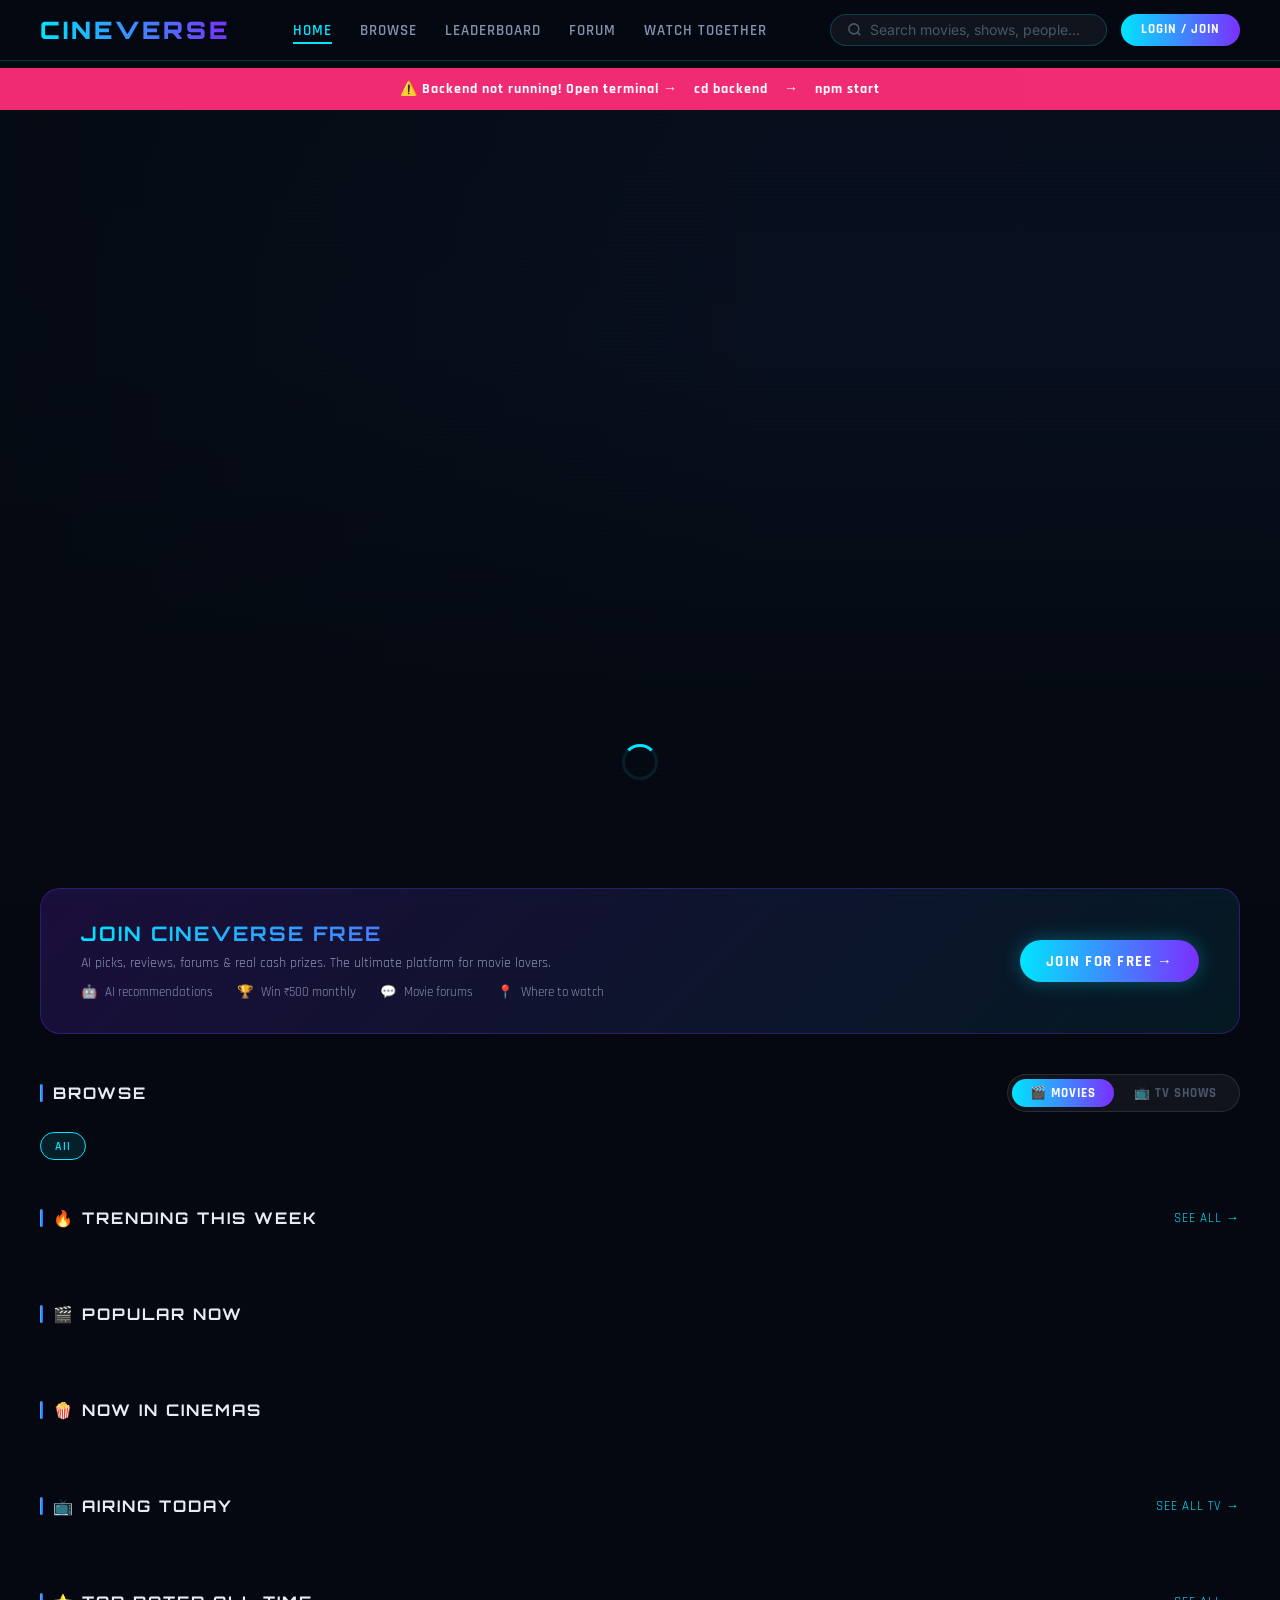
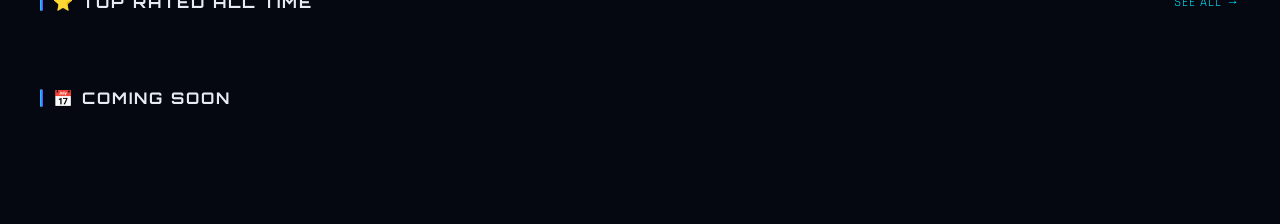
<file: index.html>
<!doctype html>
<html lang="en">
  <head>
    <meta charset="UTF-8" />
    <meta name="viewport" content="width=device-width,initial-scale=1.0" />
    <title>CineVerse — Your Universe of Cinema</title>
    <meta
      name="description"
      content="Discover movies & TV shows, AI recommendations, reviews, forums, leaderboard with ₹500 prizes."
    />
    <link rel="stylesheet" href="css/style.css" />
    <style>
      .hero {
        position: relative;
        height: 88vh;
        min-height: 500px;
        overflow: hidden;
        display: flex;
        align-items: flex-end;
      }
      .hero-bg {
        position: absolute;
        inset: 0;
        background-size: cover;
        background-position: center top;
        transition: background-image 0.9s ease;
      }
      .hero-bg::after {
        content: "";
        position: absolute;
        inset: 0;
        background: linear-gradient(
          to bottom,
          rgba(5, 8, 16, 0.2) 0%,
          rgba(5, 8, 16, 0.05) 35%,
          rgba(5, 8, 16, 0.88) 78%,
          var(--bg-primary) 100%
        );
      }
      .hero-bg::before {
        content: "";
        position: absolute;
        inset: 0;
        background: linear-gradient(
          to right,
          rgba(5, 8, 16, 0.8) 0%,
          transparent 60%
        );
        z-index: 1;
      }
      .hero-content {
        position: relative;
        z-index: 2;
        padding: 3rem 2.5rem;
        max-width: 640px;
      }
      .hero-badge {
        display: inline-flex;
        align-items: center;
        gap: 6px;
        padding: 4px 14px;
        border: 1px solid var(--accent-pink);
        border-radius: 20px;
        background: rgba(255, 45, 120, 0.1);
        color: var(--accent-pink);
        font-family: var(--font-ui);
        font-size: 0.72rem;
        font-weight: 700;
        letter-spacing: 2px;
        margin-bottom: 1rem;
        animation: fadeInUp 0.5s ease both;
      }
      .hero-title {
        font-family: var(--font-display);
        font-size: clamp(1.8rem, 4.5vw, 3.2rem);
        font-weight: 900;
        line-height: 1.1;
        margin-bottom: 0.875rem;
        animation: fadeInUp 0.55s ease both 0.08s;
      }
      .hero-meta {
        display: flex;
        flex-wrap: wrap;
        align-items: center;
        gap: 0.75rem;
        margin-bottom: 1rem;
        animation: fadeInUp 0.55s ease both 0.16s;
      }
      .hero-overview {
        font-size: 0.92rem;
        color: var(--text-secondary);
        line-height: 1.65;
        max-width: 500px;
        margin-bottom: 1.5rem;
        animation: fadeInUp 0.55s ease both 0.24s;
        display: -webkit-box;
        -webkit-line-clamp: 3;
        -webkit-box-orient: vertical;
        overflow: hidden;
      }
      .hero-actions {
        display: flex;
        gap: 0.875rem;
        animation: fadeInUp 0.55s ease both 0.32s;
        flex-wrap: wrap;
      }
      .hero-indicators {
        position: absolute;
        bottom: 110px;
        right: 2.5rem;
        display: flex;
        gap: 6px;
        z-index: 5;
      }
      .indicator {
        width: 8px;
        height: 8px;
        border-radius: 50%;
        background: rgba(255, 255, 255, 0.25);
        cursor: pointer;
        transition: var(--transition);
      }
      .indicator.active {
        background: var(--accent-cyan);
        width: 22px;
        border-radius: 4px;
      }
      .sections {
        padding: 1.75rem 2.5rem 5rem;
        display: flex;
        flex-direction: column;
        gap: 2.5rem;
      }
      .type-tabs {
        display: inline-flex;
        border-radius: 50px;
        background: rgba(255, 255, 255, 0.05);
        border: 1px solid rgba(255, 255, 255, 0.1);
        padding: 4px;
        gap: 2px;
      }
      .type-tab {
        padding: 6px 18px;
        border-radius: 50px;
        font-family: var(--font-ui);
        font-size: 0.8rem;
        font-weight: 700;
        letter-spacing: 1px;
        cursor: pointer;
        border: none;
        background: none;
        color: var(--text-dim);
        transition: var(--transition);
      }
      .type-tab.active {
        background: var(--grad-accent);
        color: #fff;
      }
      .join-banner {
        background: linear-gradient(
          135deg,
          rgba(123, 47, 255, 0.18),
          rgba(0, 229, 255, 0.08)
        );
        border: 1px solid rgba(123, 47, 255, 0.3);
        border-radius: var(--radius-lg);
        padding: 2rem 2.5rem;
        display: flex;
        align-items: center;
        justify-content: space-between;
        gap: 2rem;
        flex-wrap: wrap;
      }
      .join-banner h2 {
        font-family: var(--font-display);
        font-size: 1.25rem;
        letter-spacing: 2px;
        background: var(--grad-accent);
        -webkit-background-clip: text;
        -webkit-text-fill-color: transparent;
        background-clip: text;
        margin-bottom: 0.5rem;
      }
      .join-features {
        display: flex;
        gap: 1.5rem;
        flex-wrap: wrap;
        margin-top: 0.75rem;
      }
      .join-feat {
        display: flex;
        align-items: center;
        gap: 0.5rem;
        font-family: var(--font-ui);
        font-size: 0.82rem;
        color: var(--text-secondary);
      }
      .guest-card-overlay {
        position: absolute;
        inset: 0;
        background: rgba(5, 8, 16, 0.7);
        backdrop-filter: blur(2px);
        display: flex;
        flex-direction: column;
        align-items: center;
        justify-content: center;
        gap: 0.5rem;
        border-radius: var(--radius-md);
        opacity: 0;
        transition: var(--transition);
        pointer-events: none;
      }
      .movie-card:hover .guest-card-overlay {
        opacity: 1;
        pointer-events: auto;
      }
      @media (max-width: 768px) {
        .sections {
          padding: 1.5rem 1rem 4rem;
        }
        .hero-content {
          padding: 2rem 1rem;
        }
        .join-banner {
          flex-direction: column;
        }
      }
    </style>
  </head>
  <body>
    <!-- AUTH MODAL -->
    <div class="modal-overlay" id="authModal">
      <div class="modal-card" style="width: 460px; position: relative">
        <button
          onclick="closeAuthModal()"
          style="
            position: absolute;
            top: 1rem;
            right: 1rem;
            background: none;
            border: none;
            color: var(--text-dim);
            cursor: pointer;
            font-size: 1.25rem;
          "
        >
          ✕
        </button>
        <div
          style="
            font-family: var(--font-display);
            font-size: 1.4rem;
            font-weight: 900;
            letter-spacing: 4px;
            background: var(--grad-accent);
            -webkit-background-clip: text;
            -webkit-text-fill-color: transparent;
            background-clip: text;
            text-align: center;
            margin-bottom: 0.25rem;
          "
        >
          CINEVERSE
        </div>
        <div
          style="
            text-align: center;
            font-family: var(--font-ui);
            font-size: 0.72rem;
            color: var(--text-dim);
            letter-spacing: 3px;
            margin-bottom: 1.5rem;
          "
        >
          // JOIN THE UNIVERSE //
        </div>
        <div class="auth-tabs">
          <button
            class="auth-tab active"
            id="tabLoginBtn"
            onclick="switchAuthTab('login')"
          >
            LOGIN
          </button>
          <button
            class="auth-tab"
            id="tabRegBtn"
            onclick="switchAuthTab('register')"
          >
            REGISTER
          </button>
        </div>
        <div
          id="authError"
          style="
            background: rgba(255, 45, 120, 0.1);
            border: 1px solid var(--accent-pink);
            border-radius: var(--radius-sm);
            padding: 0.625rem 1rem;
            color: var(--accent-pink);
            font-family: var(--font-ui);
            font-size: 0.85rem;
            margin-bottom: 1rem;
            display: none;
          "
        ></div>
        <div
          id="authSuccess"
          style="
            background: rgba(0, 230, 118, 0.1);
            border: 1px solid var(--accent-green);
            border-radius: var(--radius-sm);
            padding: 0.625rem 1rem;
            color: var(--accent-green);
            font-family: var(--font-ui);
            font-size: 0.85rem;
            margin-bottom: 1rem;
            display: none;
          "
        ></div>
        <div id="loginPane">
          <div class="form-group">
            <label class="form-label">Username or Email</label
            ><input
              type="text"
              id="loginId"
              class="form-input"
              placeholder="username or email"
              autocomplete="username"
            />
          </div>
          <div class="form-group">
            <label class="form-label">Password</label>
            <div class="pw-wrap">
              <input
                type="password"
                id="loginPw"
                class="form-input"
                placeholder="Your password"
                autocomplete="current-password"
              /><button class="pw-toggle" onclick="togglePw('loginPw', this)">
                👁
              </button>
            </div>
          </div>
          <button class="submit-btn" id="loginBtn" onclick="doLogin()">
            ENTER THE UNIVERSE
          </button>
          <p
            style="
              text-align: center;
              font-family: var(--font-ui);
              font-size: 0.8rem;
              color: var(--text-dim);
              margin-top: 1rem;
            "
          >
            New here?
            <button
              onclick="switchAuthTab('register')"
              style="
                background: none;
                border: none;
                color: var(--accent-cyan);
                cursor: pointer;
                font-family: var(--font-ui);
                font-size: 0.8rem;
              "
            >
              Create account →
            </button>
          </p>
        </div>
        <div id="registerPane" style="display: none">
          <div class="form-group">
            <label class="form-label">Full Name</label
            ><input
              type="text"
              id="regName"
              class="form-input"
              placeholder="e.g. Priya Sharma"
              maxlength="50"
            />
          </div>
          <div class="form-group">
            <label class="form-label">Username</label
            ><input
              type="text"
              id="regUsername"
              class="form-input"
              placeholder="3-20 chars, no spaces"
              maxlength="20"
            />
          </div>
          <div class="form-group">
            <label class="form-label">Email</label
            ><input
              type="email"
              id="regEmail"
              class="form-input"
              placeholder="you@example.com"
            />
          </div>
          <div class="form-group">
            <label class="form-label">Password</label>
            <div class="pw-wrap">
              <input
                type="password"
                id="regPw"
                class="form-input"
                placeholder="Min 6 characters"
              /><button class="pw-toggle" onclick="togglePw('regPw', this)">
                👁
              </button>
            </div>
          </div>
          <div class="form-group">
            <label class="form-label">Confirm Password</label>
            <div class="pw-wrap">
              <input
                type="password"
                id="regPwConf"
                class="form-input"
                placeholder="Same as above"
              /><button class="pw-toggle" onclick="togglePw('regPwConf', this)">
                👁
              </button>
            </div>
          </div>
          <button class="submit-btn" id="registerBtn" onclick="doRegister()">
            CREATE ACCOUNT
          </button>
        </div>
        <div id="verifyPane" style="display: none">
          <div style="text-align: center; margin-bottom: 1.5rem">
            <div style="font-size: 2.5rem; margin-bottom: 0.75rem">📧</div>
            <h3
              style="
                font-family: var(--font-display);
                font-size: 0.95rem;
                letter-spacing: 2px;
                color: var(--accent-cyan);
                margin-bottom: 0.5rem;
              "
            >
              VERIFY YOUR EMAIL
            </h3>
            <p
              style="
                font-family: var(--font-ui);
                color: var(--text-secondary);
                font-size: 0.85rem;
              "
            >
              6-digit code sent to<br /><strong
                id="verifyEmailShow"
                style="color: var(--text-primary)"
              ></strong>
            </p>
          </div>
          <div class="code-inputs">
            <input
              class="code-input"
              maxlength="1"
              oninput="codeInput(this, 0)"
              onkeydown="codeKey(event, 0)"
            />
            <input
              class="code-input"
              maxlength="1"
              oninput="codeInput(this, 1)"
              onkeydown="codeKey(event, 1)"
            />
            <input
              class="code-input"
              maxlength="1"
              oninput="codeInput(this, 2)"
              onkeydown="codeKey(event, 2)"
            />
            <input
              class="code-input"
              maxlength="1"
              oninput="codeInput(this, 3)"
              onkeydown="codeKey(event, 3)"
            />
            <input
              class="code-input"
              maxlength="1"
              oninput="codeInput(this, 4)"
              onkeydown="codeKey(event, 4)"
            />
            <input
              class="code-input"
              maxlength="1"
              oninput="codeInput(this, 5)"
              onkeydown="codeKey(event, 5)"
            />
          </div>
          <button class="submit-btn" id="verifyBtn" onclick="doVerify()">
            VERIFY & JOIN
          </button>
          <p
            style="
              text-align: center;
              font-family: var(--font-ui);
              font-size: 0.78rem;
              color: var(--text-dim);
              margin-top: 1rem;
            "
          >
            Didn't receive it?
            <button
              onclick="doResend()"
              style="
                background: none;
                border: none;
                color: var(--accent-cyan);
                cursor: pointer;
                font-family: var(--font-ui);
                font-size: 0.78rem;
              "
            >
              Resend code
            </button>
          </p>
        </div>
      </div>
    </div>

    <!-- ONBOARDING MODAL -->
    <div class="modal-overlay" id="onboardingModal">
      <div
        class="modal-card"
        style="width: 640px; max-height: 90vh; overflow-y: auto"
      >
        <div class="step-dots">
          <div class="step-dot active" id="ob0"></div>
          <div class="step-dot" id="ob1"></div>
          <div class="step-dot" id="ob2"></div>
        </div>
        <div id="obs0">
          <div style="text-align: center; margin-bottom: 1.5rem">
            <div
              style="
                font-family: var(--font-display);
                font-size: 1rem;
                letter-spacing: 2px;
                color: var(--accent-cyan);
                margin-bottom: 0.4rem;
              "
            >
              🎭 WHAT GENRES DO YOU LOVE?
            </div>
            <div
              style="
                font-family: var(--font-ui);
                color: var(--text-secondary);
                font-size: 0.875rem;
              "
            >
              Pick any — we personalise your entire feed.
            </div>
          </div>
          <div class="pick-grid" id="genrePickGrid"></div>
          <div
            style="display: flex; justify-content: flex-end; margin-top: 1.5rem"
          >
            <button class="btn btn-primary" onclick="obStep(1)">NEXT →</button>
          </div>
        </div>
        <div id="obs1" style="display: none">
          <div style="text-align: center; margin-bottom: 1.5rem">
            <div
              style="
                font-family: var(--font-display);
                font-size: 1rem;
                letter-spacing: 2px;
                color: var(--accent-cyan);
                margin-bottom: 0.4rem;
              "
            >
              🎬 YOUR MOVIE VIBE?
            </div>
          </div>
          <div class="pick-grid">
            <div
              class="pick-item"
              data-mood="comedy"
              onclick="toggleMood(this)"
            >
              <div class="pick-icon">😂</div>
              <div class="pick-label">Comedy</div>
            </div>
            <div
              class="pick-item"
              data-mood="emotional"
              onclick="toggleMood(this)"
            >
              <div class="pick-icon">😭</div>
              <div class="pick-label">Emotional</div>
            </div>
            <div
              class="pick-item"
              data-mood="action"
              onclick="toggleMood(this)"
            >
              <div class="pick-icon">💥</div>
              <div class="pick-label">Action</div>
            </div>
            <div
              class="pick-item"
              data-mood="mindbend"
              onclick="toggleMood(this)"
            >
              <div class="pick-icon">🧠</div>
              <div class="pick-label">Mind-bending</div>
            </div>
            <div
              class="pick-item"
              data-mood="romance"
              onclick="toggleMood(this)"
            >
              <div class="pick-icon">💕</div>
              <div class="pick-label">Romantic</div>
            </div>
            <div
              class="pick-item"
              data-mood="horror"
              onclick="toggleMood(this)"
            >
              <div class="pick-icon">😱</div>
              <div class="pick-label">Scary</div>
            </div>
            <div class="pick-item" data-mood="world" onclick="toggleMood(this)">
              <div class="pick-icon">🌍</div>
              <div class="pick-label">World Cinema</div>
            </div>
            <div
              class="pick-item"
              data-mood="classic"
              onclick="toggleMood(this)"
            >
              <div class="pick-icon">📽️</div>
              <div class="pick-label">Classic</div>
            </div>
          </div>
          <div
            style="
              display: flex;
              gap: 1rem;
              justify-content: flex-end;
              margin-top: 1.5rem;
            "
          >
            <button class="btn btn-ghost" onclick="obStep(2)">SKIP</button
            ><button class="btn btn-primary" onclick="obStep(2)">NEXT →</button>
          </div>
        </div>
        <div id="obs2" style="display: none">
          <div style="text-align: center; margin-bottom: 1.5rem">
            <div
              style="
                font-family: var(--font-display);
                font-size: 1rem;
                letter-spacing: 2px;
                color: var(--accent-cyan);
                margin-bottom: 0.4rem;
              "
            >
              🌐 PREFERRED LANGUAGE?
            </div>
          </div>
          <div class="pick-grid">
            <div class="pick-item" data-lang="en" onclick="toggleLang(this)">
              <div class="pick-icon">🇺🇸</div>
              <div class="pick-label">English</div>
            </div>
            <div class="pick-item" data-lang="hi" onclick="toggleLang(this)">
              <div class="pick-icon">🇮🇳</div>
              <div class="pick-label">Hindi</div>
            </div>
            <div class="pick-item" data-lang="ta" onclick="toggleLang(this)">
              <div class="pick-icon">🇮🇳</div>
              <div class="pick-label">Tamil</div>
            </div>
            <div class="pick-item" data-lang="te" onclick="toggleLang(this)">
              <div class="pick-icon">🇮🇳</div>
              <div class="pick-label">Telugu</div>
            </div>
            <div class="pick-item" data-lang="ml" onclick="toggleLang(this)">
              <div class="pick-icon">🇮🇳</div>
              <div class="pick-label">Malayalam</div>
            </div>
            <div class="pick-item" data-lang="ko" onclick="toggleLang(this)">
              <div class="pick-icon">🇰🇷</div>
              <div class="pick-label">Korean</div>
            </div>
            <div class="pick-item" data-lang="ja" onclick="toggleLang(this)">
              <div class="pick-icon">🇯🇵</div>
              <div class="pick-label">Japanese</div>
            </div>
            <div class="pick-item" data-lang="es" onclick="toggleLang(this)">
              <div class="pick-icon">🇪🇸</div>
              <div class="pick-label">Spanish</div>
            </div>
          </div>
          <div
            style="
              display: flex;
              gap: 1rem;
              justify-content: flex-end;
              margin-top: 1.5rem;
            "
          >
            <button class="btn btn-ghost" onclick="finishOnboarding()">
              SKIP</button
            ><button class="btn btn-gold" onclick="finishOnboarding()">
              🚀 START EXPLORING
            </button>
          </div>
        </div>
      </div>
    </div>

    <!-- NAVBAR -->
    <nav class="navbar">
      <a href="index.html" class="nav-logo">CINEVERSE</a>
      <ul class="nav-links">
        <li><a href="index.html" class="active">HOME</a></li>
        <li><a href="search.html">BROWSE</a></li>
        <li><a href="leaderboard.html">LEADERBOARD</a></li>
        <li><a href="forum.html">FORUM</a></li>
        <li><a href="watch-together.html">WATCH TOGETHER</a></li>
        <li id="navProfileLink" style="display: none">
          <a href="profile.html">PROFILE</a>
        </li>
      </ul>
      <div class="nav-right">
        <div class="nav-search" style="position: relative">
          <svg
            width="15"
            height="15"
            viewBox="0 0 24 24"
            fill="none"
            stroke="currentColor"
            stroke-width="2.5"
            style="color: var(--text-dim); flex-shrink: 0"
          >
            <circle cx="11" cy="11" r="8" />
            <path d="m21 21-4.35-4.35" />
          </svg>
          <input
            type="text"
            id="searchInput"
            placeholder="Search movies, shows, people..."
            autocomplete="off"
          />
          <div class="search-results-panel" id="searchPanel"></div>
        </div>
        <div id="navAuthArea">
          <button class="btn-login-nav" onclick="openAuthModal()">
            LOGIN / JOIN
          </button>
        </div>
      </div>
    </nav>

    <div class="backend-warning" id="backendWarning">
      ⚠️ Backend not running! Open terminal → <strong>cd backend</strong> →
      <strong>npm start</strong>
    </div>

    <div class="main-content">
      <div class="hero" id="hero">
        <div class="hero-bg" id="heroBg" style="background: #0a0f1e"></div>
        <div class="hero-indicators" id="heroInd"></div>
        <div class="container hero-content" id="heroContent">
          <div class="loading-container" style="padding: 0">
            <div class="spinner"></div>
          </div>
        </div>
      </div>

      <div class="sections">
        <div class="join-banner" id="joinBanner">
          <div>
            <h2>JOIN CINEVERSE FREE</h2>
            <p
              style="
                font-family: var(--font-ui);
                color: var(--text-secondary);
                font-size: 0.9rem;
                max-width: 500px;
              "
            >
              AI picks, reviews, forums & real cash prizes. The ultimate
              platform for movie lovers.
            </p>
            <div class="join-features">
              <div class="join-feat"><span>🤖</span>AI recommendations</div>
              <div class="join-feat"><span>🏆</span>Win ₹500 monthly</div>
              <div class="join-feat"><span>💬</span>Movie forums</div>
              <div class="join-feat"><span>📍</span>Where to watch</div>
            </div>
          </div>
          <button
            class="btn btn-primary"
            onclick="openAuthModal('register')"
            style="flex-shrink: 0"
          >
            JOIN FOR FREE →
          </button>
        </div>

        <div>
          <div class="section-header">
            <div class="section-title">BROWSE</div>
            <div class="type-tabs">
              <button
                class="type-tab active"
                id="typeMovieBtn"
                onclick="setType('movie')"
              >
                🎬 MOVIES
              </button>
              <button class="type-tab" id="typeTVBtn" onclick="setType('tv')">
                📺 TV SHOWS
              </button>
            </div>
          </div>
          <div class="genre-scroll" id="genreScroll"></div>
        </div>

        <div>
          <div class="section-header">
            <div class="section-title">🔥 TRENDING THIS WEEK</div>
            <a href="search.html?sort=trending" class="section-link"
              >SEE ALL →</a
            >
          </div>
          <div class="movies-row" id="trendingRow"></div>
        </div>

        <div id="forYouSection">
          <div class="section-header">
            <div class="section-title" id="forYouTitle">🎬 POPULAR NOW</div>
            <span
              style="
                font-family: var(--font-ui);
                font-size: 0.72rem;
                color: var(--text-dim);
                letter-spacing: 1px;
              "
              id="forYouSubtitle"
            ></span>
          </div>
          <div class="movies-row" id="forYouRow"></div>
        </div>

        <div id="nowPlayingSection">
          <div class="section-header">
            <div class="section-title">🍿 NOW IN CINEMAS</div>
          </div>
          <div class="movies-row" id="nowPlayingRow"></div>
        </div>

        <div id="tvSection">
          <div class="section-header">
            <div class="section-title">📺 AIRING TODAY</div>
            <a href="search.html?type=tv" class="section-link">SEE ALL TV →</a>
          </div>
          <div class="movies-row" id="tvRow"></div>
        </div>

        <div>
          <div class="section-header">
            <div class="section-title">⭐ TOP RATED ALL TIME</div>
            <a href="search.html?sort=top_rated" class="section-link"
              >SEE ALL →</a
            >
          </div>
          <div class="movies-row" id="topRatedRow"></div>
        </div>

        <div>
          <div class="section-header">
            <div class="section-title">📅 COMING SOON</div>
          </div>
          <div class="movies-row" id="upcomingRow"></div>
        </div>
      </div>
    </div>

    <script src="js/api.js"></script>
    <script src="js/nav.js"></script>
    <script>
      let currentUser = null,
        heroMovies = [],
        heroIdx = 0,
        heroTimer,
        pendingEmail = "";
      let selGenres = [],
        selMoods = [],
        selLangs = ["en"],
        currentType = "movie";

      const GENRES_DATA = [
        { id: 28, icon: "💥", label: "Action" },
        { id: 12, icon: "🗺️", label: "Adventure" },
        { id: 16, icon: "✏️", label: "Animation" },
        { id: 35, icon: "😂", label: "Comedy" },
        { id: 80, icon: "🔫", label: "Crime" },
        { id: 18, icon: "😢", label: "Drama" },
        { id: 14, icon: "🧙", label: "Fantasy" },
        { id: 27, icon: "😱", label: "Horror" },
        { id: 9648, icon: "🔍", label: "Mystery" },
        { id: 10749, icon: "💕", label: "Romance" },
        { id: 878, icon: "🚀", label: "Sci-Fi" },
        { id: 53, icon: "🎭", label: "Thriller" },
      ];

      document.addEventListener("DOMContentLoaded", async () => {
        const ok = await CV.checkBackend();
        if (!ok) {
          document.getElementById("backendWarning").classList.add("show");
        }
        if (CV.isLoggedIn()) {
          currentUser = await CV.getCurrentUser();
          if (currentUser) {
            updateNavForUser(currentUser);
          }
        }
        await Promise.all([loadHero(), loadGenres(), loadAllRows()]);
        setupSearch();
      });

      function updateNavForUser(user) {
        if (!user) return;
        document.getElementById("navAuthArea").innerHTML =
          `<a href="profile.html"><div class="nav-avatar" id="navAvatar" style="background:${CV.AVATAR_COLORS[user.avatarColor || 0]}">${user.avatarEmoji || "🎬"}</div></a>`;
        document.getElementById("joinBanner").style.display = "none";
        document.getElementById("navProfileLink").style.display = "block";
      }

      async function setType(type) {
        currentType = type;
        document
          .getElementById("typeMovieBtn")
          .classList.toggle("active", type === "movie");
        document
          .getElementById("typeTVBtn")
          .classList.toggle("active", type === "tv");
        document.getElementById("nowPlayingSection").style.display =
          type === "movie" ? "block" : "none";
        document.getElementById("tvSection").style.display =
          type === "tv" ? "block" : "none";
        await Promise.all([loadGenres(), loadTrending()]);
      }

      async function loadHero() {
        const data = await CV.tmdbTrending("movie", "week");
        heroMovies = (data?.results || [])
          .filter((m) => m.backdrop_path)
          .slice(0, 5);
        if (!heroMovies.length) return;
        renderHero(0);
        const ind = document.getElementById("heroInd");
        heroMovies.forEach((_, i) => {
          const d = document.createElement("div");
          d.className = "indicator" + (i === 0 ? " active" : "");
          d.onclick = () => renderHero(i);
          ind.appendChild(d);
        });
        heroTimer = setInterval(
          () => renderHero((heroIdx + 1) % heroMovies.length),
          7000,
        );
      }

      function renderHero(idx) {
        heroIdx = idx;
        const m = heroMovies[idx];
        document.getElementById("heroBg").style.backgroundImage =
          `url(${CV.backdropUrl(m.backdrop_path)})`;
        const li = CV.isLoggedIn();
        document.getElementById("heroContent").innerHTML = `
    <div class="hero-badge">🔥 TRENDING #${idx + 1}</div>
    <h1 class="hero-title">${m.title}</h1>
    <div class="hero-meta">
      <div class="rating-badge">⭐ ${m.vote_average?.toFixed(1)}</div>
      <span style="color:var(--text-dim);font-family:var(--font-ui);font-size:.85rem">${CV.getYear(m.release_date)}</span>
    </div>
    <p class="hero-overview">${m.overview || ""}</p>
    <div class="hero-actions">
      <button class="btn btn-primary" onclick="goMoviePlay(${m.id},'movie')" style="background:linear-gradient(90deg,#00e5ff,#7b2fff);border:none;font-weight:800;letter-spacing:2px">▶ WATCH NOW</button>
      <button class="btn btn-ghost" onclick="goMovie(${m.id},'movie')">ℹ DETAILS</button>
      ${
        li
          ? `<button class="btn btn-outline" onclick="actWL(event,${m.id},'${esc(m.title)}','${m.poster_path || ""}')">+ WATCHLIST</button>
            <button class="btn btn-ghost" onclick="actFav(event,${m.id},'${esc(m.title)}','${m.poster_path || ""}')">♥ FAVOURITE</button>`
          : `<button class="btn btn-outline" onclick="openAuthModal()">+ WATCHLIST</button>`
      }
    </div>`;
        document
          .querySelectorAll(".indicator")
          .forEach((d, i) => d.classList.toggle("active", i === idx));
      }

      async function loadGenres() {
        const container = document.getElementById("genreScroll");
        container.innerHTML = "";
        const allBtn = document.createElement("div");
        allBtn.className = "genre-tag active";
        allBtn.textContent = "All";
        allBtn.onclick = () => {
          document
            .querySelectorAll(".genre-tag")
            .forEach((t) => t.classList.remove("active"));
          allBtn.classList.add("active");
          loadTrending();
        };
        container.appendChild(allBtn);
        try {
          const data = await CV.tmdbGenres();
          const genres =
            currentType === "tv" ? data?.tvGenres : data?.movieGenres;
          (genres || []).forEach((g) => {
            const tag = document.createElement("div");
            tag.className = "genre-tag";
            tag.textContent = g.name;
            tag.onclick = async () => {
              document
                .querySelectorAll(".genre-tag")
                .forEach((t) => t.classList.remove("active"));
              tag.classList.add("active");
              document.getElementById("trendingRow").innerHTML =
                '<div class="loading-container"><div class="spinner"></div></div>';
              const res = await CV.tmdbDiscover(g.id, null, null, 1);
              renderRow("trendingRow", res?.results || [], currentType);
            };
            container.appendChild(tag);
          });
        } catch {}
      }

      async function loadAllRows() {
        await Promise.all([
          loadTrending(),
          loadForYou(),
          loadNowPlaying(),
          loadTV(),
          loadTopRated(),
          loadUpcoming(),
        ]);
      }

      async function loadTrending() {
        const d = await CV.tmdbTrending(currentType, "week");
        renderRow("trendingRow", d?.results || [], currentType);
      }
      async function loadNowPlaying() {
        const d = await CV.tmdbNowPlaying();
        renderRow("nowPlayingRow", d?.results || [], "movie");
      }
      async function loadTopRated() {
        const d = await CV.tmdbTopRated();
        renderRow("topRatedRow", d?.results || [], "movie");
      }
      async function loadUpcoming() {
        const d = await CV.tmdbUpcoming();
        renderRow("upcomingRow", d?.results || [], "movie");
      }
      async function loadTV() {
        const d = await CV.tmdbAiringToday();
        renderRow("tvRow", d?.results || [], "tv");
      }

      async function loadForYou() {
        if (CV.isLoggedIn() && currentUser) {
          const has =
            (currentUser.favoriteGenres?.length || 0) > 0 ||
            (currentUser.watched?.length || 0) > 0 ||
            (currentUser.favorites?.length || 0) > 0;
          if (has) {
            document.getElementById("forYouTitle").textContent =
              "🤖 FOR YOU — AI PICKS";
            document.getElementById("forYouSubtitle").textContent =
              "PERSONALISED";
            try {
              const d = await CV.getRecommendations();
              if (d?.results?.length) {
                renderRow("forYouRow", d.results, "movie");
                return;
              }
            } catch {}
          }
        }
        const d = await CV.tmdbPopular();
        renderRow("forYouRow", d?.results || [], "movie");
      }

      function renderRow(id, movies, type = "movie") {
        const el = document.getElementById(id);
        if (!el) return;
        if (!movies.length) {
          el.innerHTML =
            '<p style="color:var(--text-dim);font-family:var(--font-ui);padding:2rem;font-size:.85rem">No results found</p>';
          return;
        }
        const li = CV.isLoggedIn();
        const favIds = new Set(
          (currentUser?.favorites || []).map((f) => f.movieId),
        );
        const wlIds = new Set(
          (currentUser?.watchlist || []).map((w) => w.movieId),
        );
        el.innerHTML = movies
          .slice(0, 20)
          .map((m) => {
            const title = m.title || m.name || "",
              mid = m.id,
              mtype = m.media_type || type;
            return `<div class="movie-card" onclick="goMovie(${mid},'${mtype}')">
      <img src="${CV.posterUrl(m.poster_path, "w342")}" alt="${esc(title)}" loading="lazy" onerror="this.src='${CV.PLACEHOLDER}'"/>
      ${mtype === "tv" ? `<div style="position:absolute;top:8px;left:8px;background:rgba(123,47,255,.9);color:#fff;font-family:var(--font-ui);font-size:.62rem;font-weight:700;letter-spacing:1px;padding:2px 8px;border-radius:10px">TV</div>` : ""}
      ${
        li
          ? `<div class="card-action-btns">
        <div class="card-btn fav ${favIds.has(mid) ? "active" : ""}" onclick="event.stopPropagation();actFav(event,${mid},'${esc(title)}','${m.poster_path || ""}')" title="Favourite">${favIds.has(mid) ? "❤️" : "🤍"}</div>
        <div class="card-btn wl ${wlIds.has(mid) ? "active" : ""}" onclick="event.stopPropagation();actWL(event,${mid},'${esc(title)}','${m.poster_path || ""}')" title="Watchlist">${wlIds.has(mid) ? "✓" : "+"}</div>
      </div>`
          : `<div class="guest-card-overlay"><span style="font-family:var(--font-ui);font-size:.72rem;color:var(--text-secondary);letter-spacing:1px">LOGIN TO SAVE</span><button class="btn btn-primary btn-sm" onclick="event.stopPropagation();openAuthModal()">JOIN FREE</button></div>`
      }
      <div class="movie-card-overlay">
        <div class="movie-card-title">${title}</div>
        <div class="movie-card-meta"><span class="rating-badge">⭐ ${m.vote_average?.toFixed(1) || "N/A"}</span><span>${CV.getYear(m.release_date || m.first_air_date)}</span></div>
        <div style="margin-top:.4rem"><button class="btn btn-primary btn-sm" onclick="event.stopPropagation();goMoviePlay(${mid},'${mtype}')" style="background:linear-gradient(90deg,#00e5ff,#7b2fff);border:none;font-size:.65rem;padding:3px 10px;letter-spacing:1px">▶ WATCH</button></div>
      </div>
    </div>`;
          })
          .join("");
      }

      function setupSearch() {
        const input = document.getElementById("searchInput"),
          panel = document.getElementById("searchPanel");
        let deb;
        input.addEventListener("input", () => {
          clearTimeout(deb);
          const q = input.value.trim();
          if (q.length < 2) {
            panel.classList.remove("open");
            return;
          }
          deb = setTimeout(async () => {
            try {
              const d = await CV.tmdbSearch(q);
              const results = d?.results || [];
              if (!results.length) {
                panel.innerHTML = `<p style="padding:1rem;color:var(--text-dim);font-family:var(--font-ui);font-size:.85rem">No results for "${q}"</p>`;
                panel.classList.add("open");
                return;
              }
              panel.innerHTML =
                results
                  .slice(0, 12)
                  .map((item) => {
                    const title = item.title || item.name || "Unknown",
                      year = CV.getYear(
                        item.release_date || item.first_air_date,
                      ),
                      type = item.media_type === "tv" ? "TV" : "MOVIE",
                      rating = item.vote_average
                        ? `⭐ ${item.vote_average.toFixed(1)}`
                        : "";
                    return `<div class="search-result-item" onclick="goMovie(${item.id},'${item.media_type || "movie"}');closeSearch()">
            <img class="search-result-img" src="${CV.posterUrl(item.poster_path, "w92")}" onerror="this.src='${CV.PLACEHOLDER}'"/>
            <div style="flex:1;overflow:hidden"><div class="search-result-title">${title}<span class="search-type-badge">${type}</span></div><div class="search-result-sub">${year ? year + " · " : ""}${rating}</div></div>
          </div>`;
                  })
                  .join("") +
                `<div style="text-align:center;padding:.75rem;border-top:1px solid rgba(255,255,255,.06)"><a href="search.html?q=${encodeURIComponent(q)}" onclick="closeSearch()" style="font-family:var(--font-ui);font-size:.8rem;color:var(--accent-cyan);text-decoration:none">See all results for "${q}" →</a></div>`;
              panel.classList.add("open");
            } catch {
              panel.classList.remove("open");
            }
          }, 280);
        });
        document.addEventListener("click", (e) => {
          if (!e.target.closest(".nav-search")) closeSearch();
        });
        input.addEventListener("keydown", (e) => {
          if (e.key === "Escape") closeSearch();
          if (e.key === "Enter" && input.value.trim()) {
            window.location.href = `search.html?q=${encodeURIComponent(input.value.trim())}`;
            closeSearch();
          }
        });
      }
      function closeSearch() {
        document.getElementById("searchPanel").classList.remove("open");
        document.getElementById("searchInput").value = "";
      }
      function goMovie(id, type = "movie") {
        window.location.href = `movie.html?id=${id}&type=${type}`;
      }
      function goMoviePlay(id, type = "movie") {
        window.location.href = `movie.html?id=${id}&type=${type}&play=1`;
      }

      async function actWL(e, id, title, p) {
        e.stopPropagation();
        if (!CV.isLoggedIn()) {
          openAuthModal();
          return;
        }
        try {
          const d = await CV.toggleWatchlist(id, title, p);
          CV.showToast(
            d.action === "added"
              ? `Added to Watchlist ✓ +5 XP`
              : "Removed from Watchlist",
            "success",
          );
          currentUser = await CV.getCurrentUser(true);
        } catch (err) {
          CV.showToast(err.message, "error");
        }
      }
      async function actFav(e, id, title, p) {
        e.stopPropagation();
        if (!CV.isLoggedIn()) {
          openAuthModal();
          return;
        }
        try {
          const d = await CV.toggleFavorite(id, title, p);
          const f = d.action === "favorited";
          CV.showToast(
            f ? "❤️ Added to Favourites +10 XP" : "Removed from Favourites",
            f ? "xp" : "info",
          );
          currentUser = await CV.getCurrentUser(true);
          loadForYou();
        } catch (err) {
          CV.showToast(err.message, "error");
        }
      }

      function openAuthModal(tab = "login") {
        switchAuthTab(tab);
        clearAuthMsg();
        document.getElementById("authModal").classList.add("open");
      }
      function closeAuthModal() {
        document.getElementById("authModal").classList.remove("open");
      }
      function switchAuthTab(tab) {
        document.getElementById("loginPane").style.display =
          tab === "login" ? "block" : "none";
        document.getElementById("registerPane").style.display =
          tab === "register" ? "block" : "none";
        document.getElementById("verifyPane").style.display = "none";
        document
          .getElementById("tabLoginBtn")
          .classList.toggle("active", tab === "login");
        document
          .getElementById("tabRegBtn")
          .classList.toggle("active", tab === "register");
        clearAuthMsg();
      }
      function clearAuthMsg() {
        document.getElementById("authError").style.display = "none";
        document.getElementById("authSuccess").style.display = "none";
      }
      function showAuthErr(m) {
        const e = document.getElementById("authError");
        e.textContent = m;
        e.style.display = "block";
      }
      function showAuthSucc(m) {
        const s = document.getElementById("authSuccess");
        s.textContent = m;
        s.style.display = "block";
      }
      function togglePw(id, btn) {
        const i = document.getElementById(id);
        i.type = i.type === "password" ? "text" : "password";
        btn.textContent = i.type === "password" ? "👁" : "🔒";
      }

      async function doLogin() {
        clearAuthMsg();
        const id = document.getElementById("loginId").value.trim(),
          pw = document.getElementById("loginPw").value;
        if (!id || !pw) {
          showAuthErr("Please fill in all fields.");
          return;
        }
        const btn = document.getElementById("loginBtn");
        btn.disabled = true;
        btn.textContent = "LOGGING IN...";
        try {
          const d = await CV.login(id, pw);
          currentUser = d.user;
          closeAuthModal();
          updateNavForUser(currentUser);
          CV.showToast(`Welcome back, ${currentUser.name}! 🎬`, "success");
          if (!currentUser.onboardingDone) openOnboarding();
          else loadForYou();
        } catch (err) {
          showAuthErr(err.message || "Login failed.");
        } finally {
          btn.disabled = false;
          btn.textContent = "ENTER THE UNIVERSE";
        }
      }
      async function doRegister() {
        clearAuthMsg();
        const name = document.getElementById("regName").value.trim(),
          username = document.getElementById("regUsername").value.trim(),
          email = document.getElementById("regEmail").value.trim(),
          pw = document.getElementById("regPw").value,
          pwc = document.getElementById("regPwConf").value;
        if (!name || !username || !email || !pw) {
          showAuthErr("All fields are required.");
          return;
        }
        if (username.length < 3) {
          showAuthErr("Username must be at least 3 characters.");
          return;
        }
        if (!/^\S+@\S+\.\S+$/.test(email)) {
          showAuthErr("Enter a valid email address.");
          return;
        }
        if (pw.length < 6) {
          showAuthErr("Password must be at least 6 characters.");
          return;
        }
        if (pw !== pwc) {
          showAuthErr("Passwords don't match.");
          return;
        }
        const btn = document.getElementById("registerBtn");
        btn.disabled = true;
        btn.textContent = "CREATING ACCOUNT...";
        try {
          await CV.register(name, username, email, pw);
          pendingEmail = email;
          document.getElementById("registerPane").style.display = "none";
          document.getElementById("verifyPane").style.display = "block";
          document.getElementById("verifyEmailShow").textContent = email;
          document.getElementById("tabLoginBtn").classList.remove("active");
          document.getElementById("tabRegBtn").classList.remove("active");
          showAuthSucc("Check your email for the verification code!");
          document.querySelectorAll(".code-input")[0]?.focus();
        } catch (err) {
          showAuthErr(err.message || "Registration failed.");
        } finally {
          btn.disabled = false;
          btn.textContent = "CREATE ACCOUNT";
        }
      }
      function codeInput(el, idx) {
        const inputs = document.querySelectorAll(".code-input");
        if (el.value && idx < 5) inputs[idx + 1]?.focus();
        if (getCode().length === 6) doVerify();
      }
      function codeKey(e, idx) {
        if (e.key === "Backspace" && !e.target.value && idx > 0)
          document.querySelectorAll(".code-input")[idx - 1]?.focus();
      }
      function getCode() {
        return [...document.querySelectorAll(".code-input")]
          .map((i) => i.value)
          .join("");
      }
      async function doVerify() {
        clearAuthMsg();
        const code = getCode();
        if (code.length !== 6) {
          showAuthErr("Enter all 6 digits.");
          return;
        }
        const btn = document.getElementById("verifyBtn");
        btn.disabled = true;
        btn.textContent = "VERIFYING...";
        try {
          const d = await CV.verifyEmail(pendingEmail, code);
          currentUser = d.user;
          closeAuthModal();
          updateNavForUser(currentUser);
          CV.showToast(
            `🎉 Welcome to CineVerse, ${currentUser.name}!`,
            "success",
            5000,
          );
          openOnboarding();
        } catch (err) {
          showAuthErr(err.message || "Verification failed.");
          document
            .querySelectorAll(".code-input")
            .forEach((i) => (i.value = ""));
          document.querySelectorAll(".code-input")[0]?.focus();
        } finally {
          btn.disabled = false;
          btn.textContent = "VERIFY & JOIN";
        }
      }
      async function doResend() {
        clearAuthMsg();
        try {
          await CV.resendCode(pendingEmail);
          showAuthSucc("New code sent!");
        } catch (err) {
          showAuthErr(err.message);
        }
      }
      document.getElementById("authModal").addEventListener("click", (e) => {
        if (e.target.id === "authModal") closeAuthModal();
      });

      function openOnboarding() {
        const grid = document.getElementById("genrePickGrid");
        grid.innerHTML = "";
        GENRES_DATA.forEach((g) => {
          const d = document.createElement("div");
          d.className = "pick-item";
          d.dataset.id = g.id;
          d.innerHTML = `<div class="pick-icon">${g.icon}</div><div class="pick-label">${g.label}</div>`;
          d.onclick = () => {
            d.classList.toggle("selected");
            if (d.classList.contains("selected")) selGenres.push(g.id);
            else selGenres = selGenres.filter((x) => x !== g.id);
          };
          grid.appendChild(d);
        });
        document.getElementById("onboardingModal").classList.add("open");
      }
      function obStep(n) {
        [0, 1, 2].forEach((i) => {
          document.getElementById(`obs${i}`).style.display =
            i === n ? "block" : "none";
          document.getElementById(`ob${i}`).classList.toggle("active", i === n);
        });
      }
      function toggleMood(el) {
        el.classList.toggle("selected");
        const v = el.dataset.mood;
        if (el.classList.contains("selected")) selMoods.push(v);
        else selMoods = selMoods.filter((m) => m !== v);
      }
      function toggleLang(el) {
        document
          .querySelectorAll("[data-lang]")
          .forEach((e) => e.classList.remove("selected"));
        el.classList.add("selected");
        selLangs = [el.dataset.lang];
      }
      async function finishOnboarding() {
        document.getElementById("onboardingModal").classList.remove("open");
        try {
          await CV.onboarding(selGenres, selLangs, selMoods);
          currentUser = await CV.getCurrentUser(true);
          loadForYou();
        } catch {}
      }

      function esc(s) {
        return (s || "").replace(/'/g, "\\'").replace(/"/g, "&quot;");
      }
    </script>
  </body>
</html>
</file>
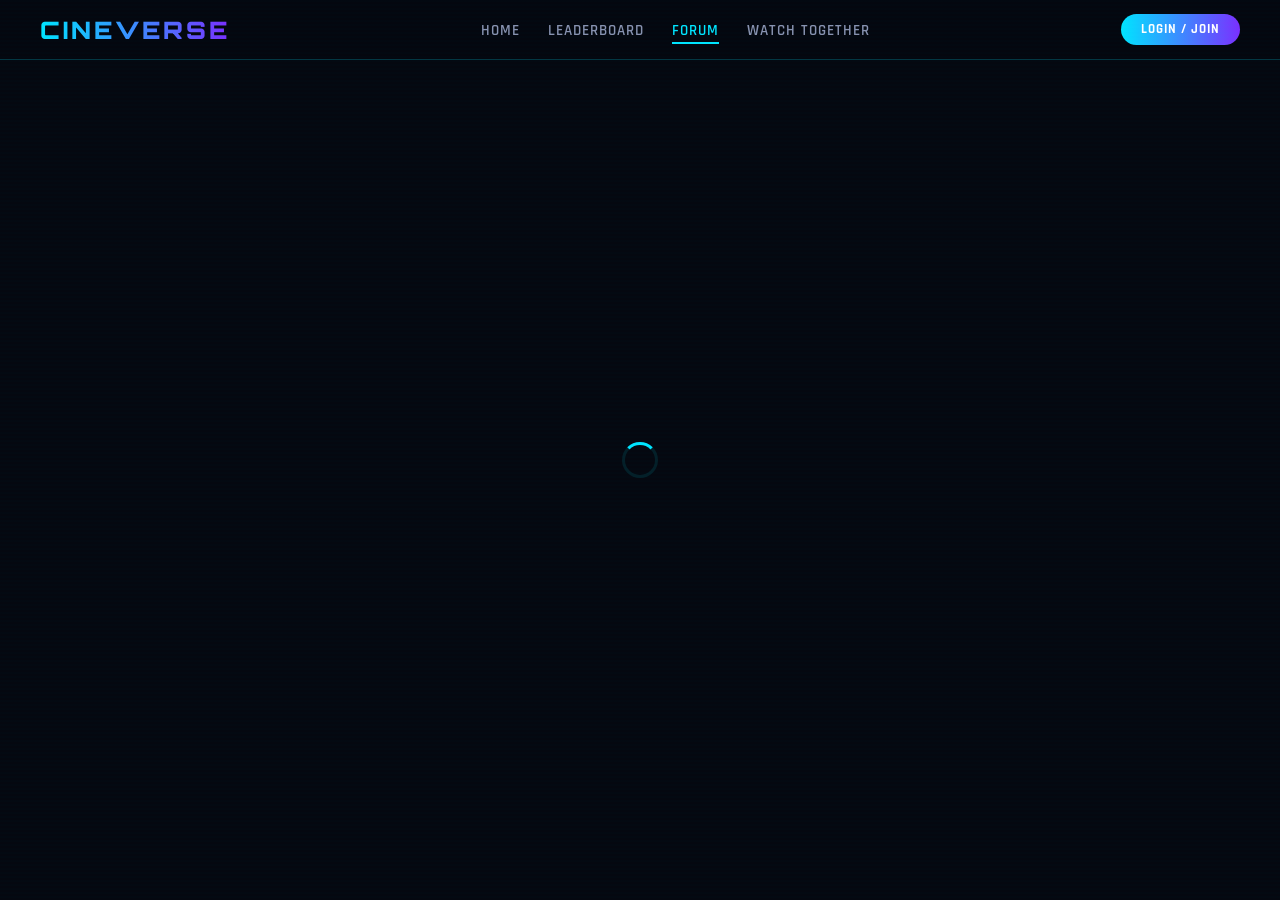
<file: forum.html>
<!doctype html>
<html lang="en">
  <head>
    <meta charset="UTF-8" />
    <meta name="viewport" content="width=device-width,initial-scale=1.0" />
    <title>CineVerse — Movie Forum</title>
    <link rel="stylesheet" href="css/style.css" />
    <style>
      .forum-hero {
        padding: 6rem 2.5rem 2.5rem;
      }
      .forum-title {
        font-family: var(--font-display);
        font-size: clamp(1.8rem, 4vw, 2.8rem);
        font-weight: 900;
        letter-spacing: 4px;
        background: var(--grad-accent);
        -webkit-background-clip: text;
        -webkit-text-fill-color: transparent;
        background-clip: text;
        margin-bottom: 0.4rem;
      }
      .forum-sub {
        font-family: var(--font-ui);
        color: var(--text-dim);
        letter-spacing: 3px;
        font-size: 0.8rem;
      }

      .forum-layout {
        display: grid;
        grid-template-columns: 1fr 300px;
        gap: 2rem;
        max-width: 1200px;
        margin: 0 auto;
        padding: 0 2.5rem 4rem;
      }
      @media (max-width: 900px) {
        .forum-layout {
          grid-template-columns: 1fr;
          padding: 0 1rem 4rem;
        }
        .forum-sidebar {
          order: -1;
        }
      }

      /* Post detail */
      .post-detail {
        background: var(--bg-card);
        border: 1px solid var(--border-glow);
        border-radius: var(--radius-lg);
        padding: 2rem;
        margin-bottom: 1.5rem;
      }
      .post-detail h1 {
        font-family: var(--font-ui);
        font-size: 1.3rem;
        font-weight: 700;
        color: var(--text-primary);
        margin-bottom: 1rem;
        line-height: 1.4;
      }
      .post-body-text {
        font-size: 0.9rem;
        line-height: 1.75;
        color: var(--text-secondary);
        white-space: pre-wrap;
      }

      .reply-form {
        background: var(--bg-card);
        border: 1px solid var(--border-glow);
        border-radius: var(--radius-lg);
        padding: 1.5rem;
        margin-bottom: 1.5rem;
      }
      .reply-card {
        background: var(--bg-secondary);
        border: 1px solid rgba(255, 255, 255, 0.05);
        border-radius: var(--radius-md);
        padding: 1.125rem;
        margin-bottom: 0.75rem;
        transition: var(--transition);
      }
      .reply-card:hover {
        border-color: var(--border-glow);
      }

      .hot-post {
        display: flex;
        gap: 0.875rem;
        padding: 0.75rem;
        border-radius: var(--radius-md);
        cursor: pointer;
        transition: var(--transition);
      }
      .hot-post:hover {
        background: rgba(255, 255, 255, 0.04);
      }
      .hot-poster {
        width: 44px;
        height: 66px;
        border-radius: 6px;
        object-fit: cover;
        flex-shrink: 0;
        background: var(--bg-card);
      }
      .hot-title {
        font-family: var(--font-ui);
        font-size: 0.82rem;
        font-weight: 700;
        color: var(--text-primary);
        overflow: hidden;
        display: -webkit-box;
        -webkit-line-clamp: 2;
        -webkit-box-orient: vertical;
      }
      .hot-meta {
        font-size: 0.7rem;
        color: var(--text-dim);
        margin-top: 3px;
      }
    </style>
  </head>
  <body>
    <nav class="navbar">
      <a href="index.html" class="nav-logo">CINEVERSE</a>
      <ul class="nav-links">
        <li><a href="index.html">HOME</a></li>
        <li><a href="leaderboard.html">LEADERBOARD</a></li>
        <li><a href="forum.html" class="active">FORUM</a></li>
        <li><a href="watch-together.html">WATCH TOGETHER</a></li>
        <li id="navProfileLink" style="display: none">
          <a href="profile.html">PROFILE</a>
        </li>
      </ul>
      <div class="nav-right">
        <div id="navAuthArea">
          <button
            class="btn-login-nav"
            onclick="window.location.href = 'index.html'"
          >
            LOGIN / JOIN
          </button>
        </div>
      </div>
    </nav>

    <div class="main-content" id="mainContent">
      <div class="loading-container" style="padding-top: 38vh">
        <div class="spinner"></div>
      </div>
    </div>

    <script src="js/api.js"></script>
    <script src="js/nav.js"></script>
    <script>
      let currentUser = null;
      const params = new URLSearchParams(location.search);
      const postId = params.get("post");
      const movieIdParam = params.get("movie");

      document.addEventListener("DOMContentLoaded", async () => {
        currentUser = await initNav();

        if (postId) {
          renderPostDetail();
        } else {
          renderForumFeed();
        }
      });

      // ── FORUM FEED ──
      async function renderForumFeed() {
        document.title = "CineVerse — Movie Forum";
        const [recentData, hotData] = await Promise.all([
          CV.getRecentPosts(),
          CV.getRecentPosts(),
        ]);

        const posts = recentData?.posts || [];
        const hot = [...posts]
          .sort(
            (a, b) =>
              b.likeCount + b.replyCount * 2 - (a.likeCount + a.replyCount * 2),
          )
          .slice(0, 5);

        document.getElementById("mainContent").innerHTML = `
    <div style="padding:5.5rem 2.5rem 1.5rem">
      <div class="forum-title">💬 MOVIE FORUM</div>
      <div class="forum-sub">DISCUSS · THEORISE · DEBATE · CONNECT</div>
    </div>
    <div class="forum-layout">
      <!-- MAIN -->
      <div>
        <div class="section-header">
          <div class="section-title">RECENT DISCUSSIONS</div>
          <span style="font-family:var(--font-ui);font-size:.72rem;color:var(--text-dim)">${posts.length} POSTS</span>
        </div>
        ${
          posts.length === 0
            ? `<div style="text-align:center;padding:4rem;font-family:var(--font-ui)"><div style="font-size:3rem;margin-bottom:1rem">💬</div><p style="color:var(--text-dim)">No discussions yet. Go to a movie page and start one!</p><a href="index.html" class="btn btn-primary" style="margin-top:1rem;display:inline-flex">BROWSE MOVIES</a></div>`
            : posts.map((p) => renderPostCard(p)).join("")
        }
      </div>

      <!-- SIDEBAR -->
      <div class="forum-sidebar">
        <div class="glass-card" style="padding:1.5rem;margin-bottom:1.5rem">
          <div style="font-family:var(--font-display);font-size:.82rem;letter-spacing:2px;color:var(--accent-cyan);margin-bottom:1rem">🔥 TRENDING DISCUSSIONS</div>
          ${hot
            .map(
              (p) => `
            <div class="hot-post" onclick="window.location.href='forum.html?post=${p._id}'">
              <img class="hot-poster" src="${p.posterPath ? "https://image.tmdb.org/t/p/w92" + p.posterPath : CV.PLACEHOLDER}" onerror="this.src='${CV.PLACEHOLDER}'"/>
              <div>
                <div class="hot-title">${p.title}</div>
                <div class="hot-meta">💬 ${p.replyCount || 0} · ❤️ ${p.likeCount || 0} · ${p.movieTitle}</div>
              </div>
            </div>`,
            )
            .join("")}
        </div>

        <div class="glass-card" style="padding:1.5rem">
          <div style="font-family:var(--font-display);font-size:.82rem;letter-spacing:2px;color:var(--accent-cyan);margin-bottom:1rem">📌 FORUM RULES</div>
          ${["Be respectful — no hate speech", "Tag spoilers properly", "Stay on topic for each movie", "No spam or self-promotion", "Have fun discussing movies!"].map((r) => `<div style="font-family:var(--font-ui);font-size:.8rem;color:var(--text-secondary);padding:.4rem 0;border-bottom:1px solid rgba(255,255,255,.05)">• ${r}</div>`).join("")}
        </div>
      </div>
    </div>`;
      }

      function renderPostCard(p) {
        return `<div class="forum-card" onclick="window.location.href='forum.html?post=${p._id}'">
    <div style="display:flex;gap:.875rem">
      <div style="width:40px;height:40px;border-radius:50%;display:flex;align-items:center;justify-content:center;font-size:1.1rem;flex-shrink:0;background:${CV.AVATAR_COLORS[p.avatarColor || 0]}">${p.avatarEmoji || "🎬"}</div>
      <div style="flex:1;overflow:hidden">
        <div style="display:flex;align-items:center;gap:.5rem;margin-bottom:.3rem;flex-wrap:wrap">
          ${(p.tags || []).map((t) => `<span class="forum-tag tag-${t}">${t}</span>`).join("")}
          <span style="font-family:var(--font-ui);font-size:.72rem;color:var(--accent-cyan)">📽️ ${p.movieTitle}</span>
        </div>
        <div style="font-family:var(--font-ui);font-size:.95rem;font-weight:700;color:var(--text-primary);margin-bottom:.3rem">${p.title}</div>
        <div style="font-size:.82rem;color:var(--text-secondary);overflow:hidden;display:-webkit-box;-webkit-line-clamp:2;-webkit-box-orient:vertical">${p.body}</div>
        <div style="display:flex;gap:1rem;margin-top:.5rem;font-family:var(--font-ui);font-size:.72rem;color:var(--text-dim)">
          <span>@${p.username}</span><span>💬 ${p.replyCount || 0}</span><span>❤️ ${p.likeCount || 0}</span><span>👁 ${p.views || 0}</span><span>${CV.formatDate(p.createdAt)}</span>
        </div>
      </div>
    </div>
  </div>`;
      }

      // ── POST DETAIL ──
      async function renderPostDetail() {
        try {
          const d = await CV.getForumPost(postId);
          const p = d?.post;
          if (!p) {
            document.getElementById("mainContent").innerHTML =
              '<div class="loading-container" style="padding-top:30vh"><p style="color:var(--text-dim)">Post not found.</p></div>';
            return;
          }

          document.title = `CineVerse Forum — ${p.title}`;
          const loggedIn = CV.isLoggedIn();
          const isLiked = (p.likes || []).includes(currentUser?._id);
          const isOwn = p.username === currentUser?.username;
          const validReplies = (p.replies || []).filter((r) => !r.isDeleted);

          document.getElementById("mainContent").innerHTML = `
      <div style="max-width:900px;margin:0 auto;padding:5.5rem 2.5rem 4rem">
        <!-- Breadcrumb -->
        <div style="font-family:var(--font-ui);font-size:.78rem;color:var(--text-dim);margin-bottom:1.5rem">
          <a href="index.html" style="color:var(--accent-cyan);text-decoration:none">HOME</a> / 
          <a href="movie.html?id=${p.movieId}" style="color:var(--accent-cyan);text-decoration:none">${p.movieTitle}</a> / 
          <span>FORUM</span>
        </div>

        <!-- Post -->
        <div class="post-detail">
          <div style="display:flex;align-items:center;gap:.875rem;margin-bottom:1.25rem">
            <div style="width:48px;height:48px;border-radius:50%;display:flex;align-items:center;justify-content:center;font-size:1.4rem;flex-shrink:0;background:${CV.AVATAR_COLORS[p.avatarColor || 0]}">${p.avatarEmoji || "🎬"}</div>
            <div>
              <div style="font-family:var(--font-ui);font-weight:700;color:var(--text-primary)">${p.userName}</div>
              <div style="font-size:.72rem;color:var(--text-dim)">@${p.username} · ${CV.formatDate(p.createdAt)}</div>
            </div>
            <div style="margin-left:auto;display:flex;gap:.5rem;flex-wrap:wrap">
              ${(p.tags || []).map((t) => `<span class="forum-tag tag-${t}">${t}</span>`).join("")}
            </div>
          </div>

          <div style="display:flex;align-items:center;gap:1rem;margin-bottom:.5rem">
            <img src="${p.posterPath ? "https://image.tmdb.org/t/p/w92" + p.posterPath : CV.PLACEHOLDER}" style="width:32px;height:48px;border-radius:4px;object-fit:cover"/>
            <a href="movie.html?id=${p.movieId}" style="font-family:var(--font-ui);font-size:.82rem;color:var(--accent-cyan);text-decoration:none">📽️ ${p.movieTitle}</a>
          </div>

          <h1 class="post-detail" style="font-family:var(--font-ui);font-size:1.3rem;font-weight:700;color:var(--text-primary);margin-bottom:1rem;background:none;border:none;padding:0">${p.title}</h1>
          <p class="post-body-text">${p.body}</p>

          <div style="display:flex;gap:1rem;align-items:center;margin-top:1.25rem;padding-top:1rem;border-top:1px solid rgba(255,255,255,.06)">
            <button class="like-btn ${isLiked ? "liked" : ""}" id="postLikeBtn" onclick="doLikePost('${p._id}',this)">
              ${isLiked ? "❤️" : "🤍"} <span id="postLikeCount">${p.likeCount || 0}</span> likes
            </button>
            <span style="font-family:var(--font-ui);font-size:.78rem;color:var(--text-dim)">💬 ${validReplies.length} replies · 👁 ${p.views || 0} views</span>
            ${isOwn ? `<button class="btn btn-danger btn-sm" onclick="doDeletePost('${p._id}')">Delete Post</button>` : ""}
          </div>
        </div>

        <!-- Reply Form -->
        ${
          loggedIn
            ? `
        <div class="reply-form">
          <div style="font-family:var(--font-display);font-size:.82rem;letter-spacing:2px;color:var(--accent-cyan);margin-bottom:1rem">✍️ ADD YOUR REPLY</div>
          <textarea class="review-textarea" id="replyBody" placeholder="Share your thoughts..." maxlength="1000" style="min-height:80px"></textarea>
          <div style="display:flex;justify-content:space-between;align-items:center;margin-top:.625rem">
            <span id="replyCount" style="font-size:.72rem;color:var(--text-dim);font-family:var(--font-ui)">0/1000</span>
            <button class="btn btn-primary btn-sm" onclick="submitReply('${p._id}')">REPLY +5 XP ⚡</button>
          </div>
        </div>`
            : `<div style="text-align:center;padding:1.5rem;background:var(--bg-card);border-radius:var(--radius-lg);border:1px solid var(--border-glow);margin-bottom:1.5rem">
          <a href="index.html" class="btn btn-primary btn-sm">LOGIN TO REPLY</a>
        </div>`
        }

        <!-- Replies -->
        <div class="section-header" style="margin-top:.5rem">
          <div class="section-title">REPLIES (${validReplies.length})</div>
        </div>
        <div id="repliesList">
          ${
            validReplies.length === 0
              ? `<p style="color:var(--text-dim);font-family:var(--font-ui);text-align:center;padding:2rem">No replies yet. Be the first!</p>`
              : validReplies.map((r) => renderReply(r)).join("")
          }
        </div>
      </div>`;

          const ta = document.getElementById("replyBody"),
            cc = document.getElementById("replyCount");
          ta?.addEventListener(
            "input",
            () => (cc.textContent = `${ta.value.length}/1000`),
          );
        } catch (e) {
          document.getElementById("mainContent").innerHTML =
            '<div class="loading-container" style="padding-top:30vh"><p style="color:var(--text-dim)">Could not load post.</p></div>';
        }
      }

      function renderReply(r) {
        const isOwn = r.username === currentUser?.username;
        const isLiked = (r.likes || []).includes(currentUser?._id);
        return `<div class="reply-card" id="reply-${r._id}">
    <div style="display:flex;align-items:center;gap:.75rem;margin-bottom:.625rem">
      <div style="width:36px;height:36px;border-radius:50%;display:flex;align-items:center;justify-content:center;font-size:1rem;flex-shrink:0;background:${CV.AVATAR_COLORS[r.avatarColor || 0]}">${r.avatarEmoji || "🎬"}</div>
      <div>
        <div style="font-family:var(--font-ui);font-weight:700;font-size:.875rem;color:var(--text-primary)">${r.userName} ${isOwn ? '<span style="color:var(--accent-cyan);font-size:.68rem">(YOU)</span>' : ""}</div>
        <div style="font-size:.7rem;color:var(--text-dim)">${CV.formatDate(r.createdAt)}</div>
      </div>
    </div>
    <p style="font-size:.875rem;color:var(--text-secondary);line-height:1.6;white-space:pre-wrap">${r.body}</p>
    <div style="display:flex;gap:.75rem;margin-top:.625rem">
      <button class="like-btn ${isLiked ? "liked" : ""}" onclick="likeReply(this,'${r._id}')">${isLiked ? "❤️" : "🤍"} <span>${r.likeCount || 0}</span></button>
    </div>
  </div>`;
      }

      async function submitReply(postId) {
        const body = document.getElementById("replyBody")?.value.trim();
        if (!body) {
          CV.showToast("Reply cannot be empty", "error");
          return;
        }
        try {
          const d = await CV.replyToPost(postId, body);
          CV.showToast("Reply posted! +5 XP ⚡", "xp");
          document.getElementById("replyBody").value = "";
          // Re-render replies
          const validReplies = (d.post?.replies || []).filter(
            (r) => !r.isDeleted,
          );
          document.getElementById("repliesList").innerHTML = validReplies
            .map((r) => renderReply(r))
            .join("");
          document
            .querySelector(".section-title")
            ?.closest(".section-header")
            ?.querySelector(".section-title");
        } catch (e) {
          CV.showToast(e.message, "error");
        }
      }

      async function doLikePost(postId, btn) {
        if (!CV.isLoggedIn()) {
          window.location.href = "index.html";
          return;
        }
        try {
          const d = await CV.likePost(postId);
          btn.classList.toggle("liked", d.liked);
          btn.querySelector("span").textContent = d.likeCount;
          btn.innerHTML = `${d.liked ? "❤️" : "🤍"} <span>${d.likeCount}</span> likes`;
          btn.classList.toggle("liked", d.liked);
        } catch (e) {
          CV.showToast(e.message, "error");
        }
      }

      async function likeReply(btn, replyId) {
        CV.showToast("Reply likes coming soon!", "info"); // Can be expanded
      }

      async function doDeletePost(postId) {
        if (!confirm("Delete this post?")) return;
        try {
          await CV.deletePost(postId);
          CV.showToast("Post deleted", "info");
          window.location.href = "forum.html";
        } catch (e) {
          CV.showToast(e.message, "error");
        }
      }
    </script>
  </body>
</html>
</file>
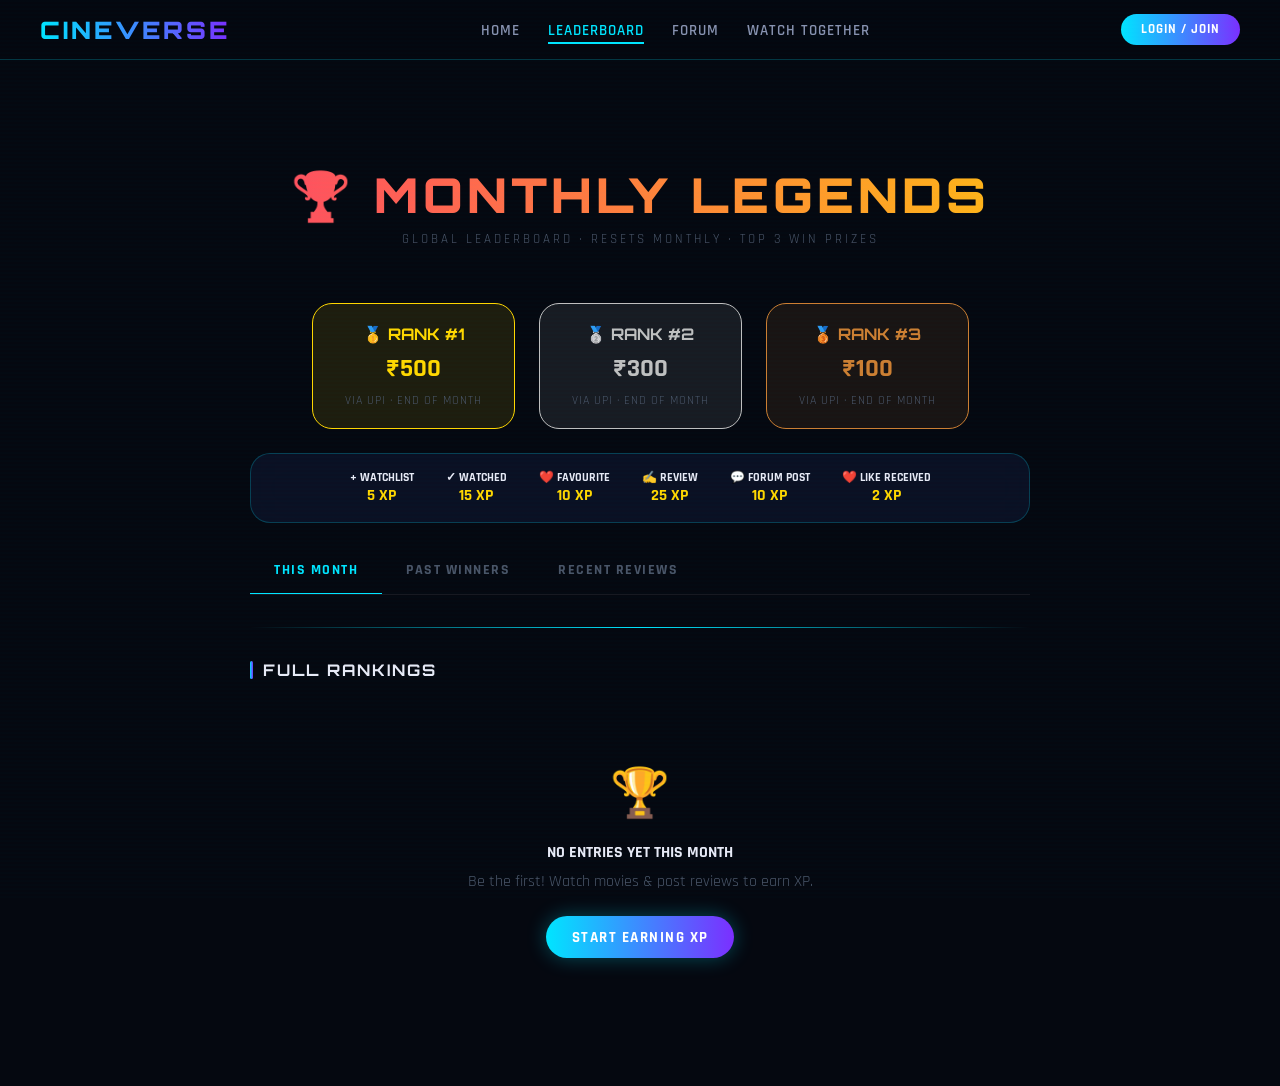
<file: leaderboard.html>
<!DOCTYPE html>
<html lang="en">
<head>
  <meta charset="UTF-8"/>
  <meta name="viewport" content="width=device-width,initial-scale=1.0"/>
  <title>CineVerse — Leaderboard</title>
  <link rel="stylesheet" href="css/style.css"/>
  <style>
    .lb-hero { padding:6rem 2.5rem 2rem; text-align:center; }
    .lb-title { font-family:var(--font-display); font-size:clamp(2rem,5vw,3rem); font-weight:900; letter-spacing:4px; background:var(--grad-fire); -webkit-background-clip:text; -webkit-text-fill-color:transparent; background-clip:text; margin-bottom:.4rem; }
    .lb-sub   { font-family:var(--font-ui); color:var(--text-dim); letter-spacing:3px; font-size:.8rem; }

    .prize-strip { display:flex; justify-content:center; gap:1.5rem; flex-wrap:wrap; padding:1.5rem 2.5rem; }
    .prize-card  { display:flex; flex-direction:column; align-items:center; gap:.5rem; padding:1.25rem 2rem; border-radius:var(--radius-lg); font-family:var(--font-ui); min-width:140px; text-align:center; }
    .prize-card.gold   { background:rgba(255,215,0,.1);  border:1px solid var(--accent-gold); }
    .prize-card.silver { background:rgba(192,192,192,.1); border:1px solid #c0c0c0; }
    .prize-card.bronze { background:rgba(205,127,50,.1);  border:1px solid #cd7f32; }
    .prize-rank  { font-family:var(--font-display); font-size:1rem; font-weight:700; }
    .prize-card.gold   .prize-rank,.prize-card.gold   .prize-amount { color:var(--accent-gold); }
    .prize-card.silver .prize-rank,.prize-card.silver .prize-amount { color:#c0c0c0; }
    .prize-card.bronze .prize-rank,.prize-card.bronze .prize-amount { color:#cd7f32; }
    .prize-amount { font-size:1.6rem; font-weight:900; }
    .prize-label  { font-size:.72rem; color:var(--text-dim); letter-spacing:1px; }

    .my-rank-banner { max-width:860px; margin:0 auto 1.5rem; padding:1.125rem 1.75rem; background:linear-gradient(135deg,rgba(0,229,255,.08),rgba(123,47,255,.08)); border:1px solid var(--border-glow); border-radius:var(--radius-lg); display:flex; align-items:center; justify-content:space-between; gap:1rem; }

    .podium { display:flex; justify-content:center; align-items:flex-end; gap:1.25rem; padding:1.5rem 2.5rem; max-width:660px; margin:0 auto; }
    .podium-item { display:flex; flex-direction:column; align-items:center; gap:.625rem; }
    .podium-avatar-wrap { position:relative; }
    .podium-crown { position:absolute; top:-20px; font-size:1.3rem; }
    .podium-name  { font-family:var(--font-ui); font-size:.75rem; font-weight:700; color:var(--text-primary); max-width:85px; overflow:hidden; text-overflow:ellipsis; white-space:nowrap; }
    .podium-xp    { font-family:var(--font-ui); font-size:.68rem; color:var(--text-dim); }
    .podium-stand { width:90px; display:flex; flex-direction:column; align-items:center; border-radius:var(--radius-sm) var(--radius-sm) 0 0; padding:.875rem .5rem; }

    .lb-table { max-width:860px; margin:0 auto; padding:0 2.5rem 4rem; }
    .lb-row   { display:flex; align-items:center; gap:.875rem; padding:.875rem 1.125rem; border-radius:var(--radius-md); margin-bottom:.625rem; border:1px solid rgba(255,255,255,.05); background:var(--bg-card); transition:var(--transition); }
    .lb-row:hover  { border-color:var(--border-glow); transform:translateX(4px); }
    .lb-row.me     { border-color:var(--accent-cyan); background:rgba(0,229,255,.04); }
    .lb-rank-num   { font-family:var(--font-display); font-size:1rem; font-weight:700; color:var(--text-dim); width:28px; text-align:center; flex-shrink:0; }
    .lb-rank-num.top3 { color:var(--accent-gold); }
    .lb-avatar { width:44px; height:44px; border-radius:50%; font-size:1.25rem; display:flex; align-items:center; justify-content:center; flex-shrink:0; }
    .lb-user-info { flex:1; }
    .lb-username  { font-family:var(--font-ui); font-weight:700; font-size:.95rem; color:var(--text-primary); }
    .lb-meta      { font-size:.72rem; color:var(--text-dim); margin-top:2px; }
    .lb-stats     { display:flex; gap:1.25rem; text-align:center; }
    .lb-stat-val  { font-family:var(--font-display); font-size:.95rem; font-weight:700; color:var(--accent-cyan); }
    .lb-stat-lbl  { font-family:var(--font-ui); font-size:.62rem; color:var(--text-dim); letter-spacing:1px; }
    .prize-tag    { padding:3px 10px; border-radius:20px; font-family:var(--font-display); font-size:.75rem; font-weight:700; flex-shrink:0; }
    .prize-tag.g  { background:rgba(255,215,0,.1);  border:1px solid var(--accent-gold); color:var(--accent-gold); }
    .prize-tag.s  { background:rgba(192,192,192,.1); border:1px solid #c0c0c0; color:#c0c0c0; }
    .prize-tag.b  { background:rgba(205,127,50,.1);  border:1px solid #cd7f32; color:#cd7f32; }
    .prize-tag.x  { background:rgba(0,229,255,.08);  border:1px solid rgba(0,229,255,.3); color:var(--accent-cyan); }
  </style>
</head>
<body>
<nav class="navbar">
  <a href="index.html" class="nav-logo">CINEVERSE</a>
  <ul class="nav-links">
    <li><a href="index.html">HOME</a></li>
    <li><a href="leaderboard.html" class="active">LEADERBOARD</a></li>
    <li><a href="forum.html">FORUM</a></li>
    <li><a href="watch-together.html">WATCH TOGETHER</a></li>
        <li id="navProfileLink" style="display:none"><a href="profile.html">PROFILE</a></li>
  </ul>
  <div class="nav-right">
    <div id="navAuthArea"><button class="btn-login-nav" onclick="window.location.href='index.html'">LOGIN / JOIN</button></div>
  </div>
</nav>

<div class="main-content">
  <div class="lb-hero">
    <div class="lb-title">🏆 MONTHLY LEGENDS</div>
    <div class="lb-sub">GLOBAL LEADERBOARD · RESETS MONTHLY · TOP 3 WIN PRIZES</div>
  </div>

  <div class="prize-strip">
    <div class="prize-card gold">  <div class="prize-rank">🥇 RANK #1</div><div class="prize-amount">₹500</div><div class="prize-label">VIA UPI · END OF MONTH</div></div>
    <div class="prize-card silver"><div class="prize-rank">🥈 RANK #2</div><div class="prize-amount">₹300</div><div class="prize-label">VIA UPI · END OF MONTH</div></div>
    <div class="prize-card bronze"><div class="prize-rank">🥉 RANK #3</div><div class="prize-amount">₹100</div><div class="prize-label">VIA UPI · END OF MONTH</div></div>
  </div>

  <!-- XP How-to earn -->
  <div style="max-width:860px;margin:0 auto 1.5rem;padding:0 2.5rem">
    <div class="glass-card" style="padding:1rem 1.5rem;display:flex;gap:2rem;flex-wrap:wrap;justify-content:center">
      <div style="text-align:center;font-family:var(--font-ui)"><div style="font-size:.75rem;font-weight:700;color:var(--text-primary)">+ WATCHLIST</div><div style="font-size:1rem;font-weight:900;color:var(--accent-gold)">5 XP</div></div>
      <div style="text-align:center;font-family:var(--font-ui)"><div style="font-size:.75rem;font-weight:700;color:var(--text-primary)">✓ WATCHED</div><div style="font-size:1rem;font-weight:900;color:var(--accent-gold)">15 XP</div></div>
      <div style="text-align:center;font-family:var(--font-ui)"><div style="font-size:.75rem;font-weight:700;color:var(--text-primary)">❤️ FAVOURITE</div><div style="font-size:1rem;font-weight:900;color:var(--accent-gold)">10 XP</div></div>
      <div style="text-align:center;font-family:var(--font-ui)"><div style="font-size:.75rem;font-weight:700;color:var(--text-primary)">✍️ REVIEW</div><div style="font-size:1rem;font-weight:900;color:var(--accent-gold)">25 XP</div></div>
      <div style="text-align:center;font-family:var(--font-ui)"><div style="font-size:.75rem;font-weight:700;color:var(--text-primary)">💬 FORUM POST</div><div style="font-size:1rem;font-weight:900;color:var(--accent-gold)">10 XP</div></div>
      <div style="text-align:center;font-family:var(--font-ui)"><div style="font-size:.75rem;font-weight:700;color:var(--text-primary)">❤️ LIKE RECEIVED</div><div style="font-size:1rem;font-weight:900;color:var(--accent-gold)">2 XP</div></div>
    </div>
  </div>

  <!-- My rank -->
  <div style="padding:0 2.5rem">
    <div class="my-rank-banner" id="myRankBanner" style="display:none">
      <div style="font-family:var(--font-ui)">
        <h3 id="myRankTitle" style="font-size:1rem;font-weight:700;color:var(--text-primary);margin-bottom:.2rem">Your Rank: #—</h3>
        <p id="myRankSub" style="font-size:.82rem;color:var(--text-secondary)">Keep earning XP to win prizes!</p>
      </div>
      <div class="xp-badge" id="myRankXP">⚡ 0 XP</div>
    </div>
  </div>

  <!-- TABS -->
  <div style="max-width:860px;margin:0 auto;padding:0 2.5rem">
    <div class="tabs" style="margin-top:1rem">
      <button class="tab-btn active" onclick="showLbTab('current')">THIS MONTH</button>
      <button class="tab-btn" onclick="showLbTab('history');loadHistory()">PAST WINNERS</button>
      <button class="tab-btn" onclick="showLbTab('feed');loadFeed()">RECENT REVIEWS</button>
    </div>

    <div id="lbtab-current">
      <div id="podiumSection"></div>
      <div class="cyber-line"></div>
      <div class="section-header">
        <div class="section-title">FULL RANKINGS</div>
        <span id="monthLabel" style="font-family:var(--font-ui);font-size:.72rem;color:var(--text-dim)"></span>
      </div>
      <div id="fullTable"><div class="loading-container"><div class="spinner"></div></div></div>
    </div>

    <div id="lbtab-history" style="display:none"><div id="historyContent"><div class="loading-container"><div class="spinner"></div></div></div></div>
    <div id="lbtab-feed"    style="display:none"><div id="feedContent"><div class="loading-container"><div class="spinner"></div></div></div></div>
  </div>

  <div style="height:4rem"></div>
</div>

<script src="js/api.js"></script>
<script src="js/nav.js"></script>
<script>
let currentUser=null;

document.addEventListener('DOMContentLoaded', async()=>{
  currentUser = await initNav();
  if (CV.isLoggedIn()) loadMyRank();
  loadCurrentLB();
});

async function loadCurrentLB(){
  try{
    const d=await CV.getLeaderboard(); const lb=d?.leaderboard||[];
    document.getElementById('monthLabel').textContent=d?.monthLabel?.toUpperCase()||'';
    renderPodium(lb); renderTable(lb);
  }catch{ document.getElementById('fullTable').innerHTML=renderEmpty(); document.getElementById('podiumSection').innerHTML=''; }
}

async function loadMyRank(){
  try{
    const d=await CV.getMyRank(); const b=document.getElementById('myRankBanner');
    if(d?.rank){ b.style.display='flex'; document.getElementById('myRankTitle').textContent=`Your Rank: #${d.rank} this month`; document.getElementById('myRankXP').textContent=`⚡ ${d.xp} XP`; document.getElementById('myRankSub').textContent=`Monthly XP: ${d.xp}${d.prize>0?` 🎉 On track to win ₹${d.prize}!`:' Keep earning XP!'}`; }
  }catch{}
}

function renderPodium(lb){
  const top3=lb.slice(0,3);
  if(!top3.length){document.getElementById('podiumSection').innerHTML='';return;}
  const S=[
    {sz:'68px',fs:'2rem',bc:'var(--accent-gold)',sh:'rgba(255,215,0,.4)',h:'95px',bg:'rgba(255,215,0,.08)',rc:'var(--accent-gold)'},
    {sz:'58px',fs:'1.7rem',bc:'#c0c0c0',sh:'rgba(192,192,192,.3)',h:'72px',bg:'rgba(192,192,192,.05)',rc:'#c0c0c0'},
    {sz:'52px',fs:'1.4rem',bc:'#cd7f32',sh:'rgba(205,127,50,.3)',h:'52px',bg:'rgba(205,127,50,.05)',rc:'#cd7f32'},
  ];
  const order=top3.length>=2?[1,0,2].filter(i=>top3[i]):[0];
  document.getElementById('podiumSection').innerHTML=`<div class="podium">`+order.map(i=>{
    const e=top3[i],s=S[i];
    return `<div class="podium-item">
      <div class="podium-name">${e.userName}</div>
      <div class="podium-xp">${e.xp} XP</div>
      <div class="podium-avatar-wrap">
        ${i===0?'<div class="podium-crown">👑</div>':''}
        <div style="width:${s.sz};height:${s.sz};border-radius:50%;display:flex;align-items:center;justify-content:center;font-size:${s.fs};border:3px solid ${s.bc};box-shadow:0 0 18px ${s.sh};background:${CV.AVATAR_COLORS[e.avatarColor||0]}">${e.avatarEmoji||'🎬'}</div>
      </div>
      <div class="podium-stand" style="height:${s.h};background:${s.bg};border-top:2px solid ${s.bc}">
        <div style="font-family:var(--font-display);font-size:1.3rem;font-weight:900;color:${s.rc}">#${i+1}</div>
      </div>
    </div>`;
  }).join('')+`</div>`;
}

function renderTable(lb){
  if(!lb.length){document.getElementById('fullTable').innerHTML=renderEmpty();return;}
  const PC=['g','s','b'], PV=[500,300,100];
  document.getElementById('fullTable').innerHTML=lb.map((e,i)=>{
    const rank=i+1, isMe=e.username===currentUser?.username, prize=rank<=3?PV[rank-1]:0;
    return `<div class="lb-row ${isMe?'me':''}">
      <div class="lb-rank-num ${rank<=3?'top3':''}">#${rank}</div>
      <div class="lb-avatar" style="background:${CV.AVATAR_COLORS[e.avatarColor||0]}">${e.avatarEmoji||'🎬'}</div>
      <div class="lb-user-info">
        <div class="lb-username">${e.userName} ${isMe?'<span style="color:var(--accent-cyan);font-size:.7rem">(YOU)</span>':''}</div>
        <div class="lb-meta">@${e.username}</div>
      </div>
      <div class="lb-stats">
        <div><div class="lb-stat-val">${e.reviewCount||0}</div><div class="lb-stat-lbl">REVIEWS</div></div>
        <div><div class="lb-stat-val">${e.watchedCount||0}</div><div class="lb-stat-lbl">WATCHED</div></div>
      </div>
      <div class="prize-tag ${rank<=3?PC[rank-1]:'x'}">${prize>0?`₹${prize}`:`⚡ ${e.xp} XP`}</div>
    </div>`;
  }).join('');
}

function renderEmpty(){return`<div style="text-align:center;padding:4rem;font-family:var(--font-ui)"><div style="font-size:3rem;margin-bottom:1rem">🏆</div><p style="font-size:1rem;font-weight:700;color:var(--text-primary);margin-bottom:.5rem">NO ENTRIES YET THIS MONTH</p><p style="color:var(--text-dim);margin-bottom:1.5rem">Be the first! Watch movies & post reviews to earn XP.</p><a href="index.html" class="btn btn-primary">START EARNING XP</a></div>`;}

function showLbTab(name){['current','history','feed'].forEach(t=>{document.getElementById('lbtab-'+t).style.display=t===name?'block':'none';});document.querySelectorAll('.tab-btn').forEach((b,i)=>b.classList.toggle('active',i===['current','history','feed'].indexOf(name)));}

async function loadHistory(){
  const el=document.getElementById('historyContent');
  try{
    const d=await CV.getLBHistory(); const h=d?.history||[];
    if(!h.length){el.innerHTML='<p style="color:var(--text-dim);font-family:var(--font-ui);text-align:center;padding:3rem">No history yet.</p>';return;}
    el.innerHTML=h.map(m=>`<div style="margin-bottom:2rem">
      <div style="font-family:var(--font-display);font-size:.85rem;letter-spacing:2px;color:var(--accent-gold);margin-bottom:1rem">🏆 ${m.monthLabel.toUpperCase()}</div>
      <div style="display:flex;gap:1rem;flex-wrap:wrap">
        ${m.winners.map(w=>`<div style="display:flex;align-items:center;gap:.75rem;padding:.75rem 1.125rem;background:var(--bg-card);border:1px solid rgba(255,255,255,.07);border-radius:var(--radius-md)">
          <div style="width:36px;height:36px;border-radius:50%;display:flex;align-items:center;justify-content:center;font-size:1rem;background:${CV.AVATAR_COLORS[w.avatarColor||0]}">${w.avatarEmoji||'🎬'}</div>
          <div><div style="font-size:.72rem;color:var(--text-dim)">${['🥇','🥈','🥉'][w.rank-1]} #${w.rank}</div><div style="font-family:var(--font-ui);font-weight:700;font-size:.875rem;color:var(--text-primary)">${w.userName}</div><div style="font-family:var(--font-ui);font-size:.75rem;color:var(--accent-gold)">₹${w.prize} · ${w.xp} XP</div></div>
        </div>`).join('')}
      </div>
    </div>`).join('');
  }catch{el.innerHTML='<p style="color:var(--text-dim);padding:2rem;font-family:var(--font-ui)">Could not load history.</p>';}
}

async function loadFeed(){
  const el=document.getElementById('feedContent');
  try{
    const d=await CV.getRecentReviews(); const r=d?.reviews||[];
    if(!r.length){el.innerHTML='<p style="color:var(--text-dim);font-family:var(--font-ui);text-align:center;padding:3rem">No reviews yet.</p>';return;}
    el.innerHTML=r.map(rv=>`<div class="lb-row" style="cursor:pointer" onclick="window.location.href='movie.html?id=${rv.movieId}'">
      <img src="${rv.posterPath?'https://image.tmdb.org/t/p/w92'+rv.posterPath:CV.PLACEHOLDER}" style="width:38px;height:56px;border-radius:6px;object-fit:cover;flex-shrink:0" onerror="this.src='${CV.PLACEHOLDER}'"/>
      <div style="flex:1;overflow:hidden"><div style="font-family:var(--font-ui);font-weight:700;color:var(--text-primary);font-size:.9rem">${rv.movieTitle}</div><div style="font-size:.72rem;color:var(--text-dim)">by @${rv.username} · ${CV.formatDate(rv.createdAt)}</div>${rv.text?`<div style="font-size:.82rem;color:var(--text-secondary);margin-top:3px;overflow:hidden;display:-webkit-box;-webkit-line-clamp:2;-webkit-box-orient:vertical">${rv.text}</div>`:''}</div>
      <div class="rating-badge" style="flex-shrink:0">⭐ ${rv.rating}/5</div>
    </div>`).join('');
  }catch{el.innerHTML='<p style="color:var(--text-dim);padding:2rem;font-family:var(--font-ui)">Could not load reviews.</p>';}
}
</script>
</body>
</html>
</file>
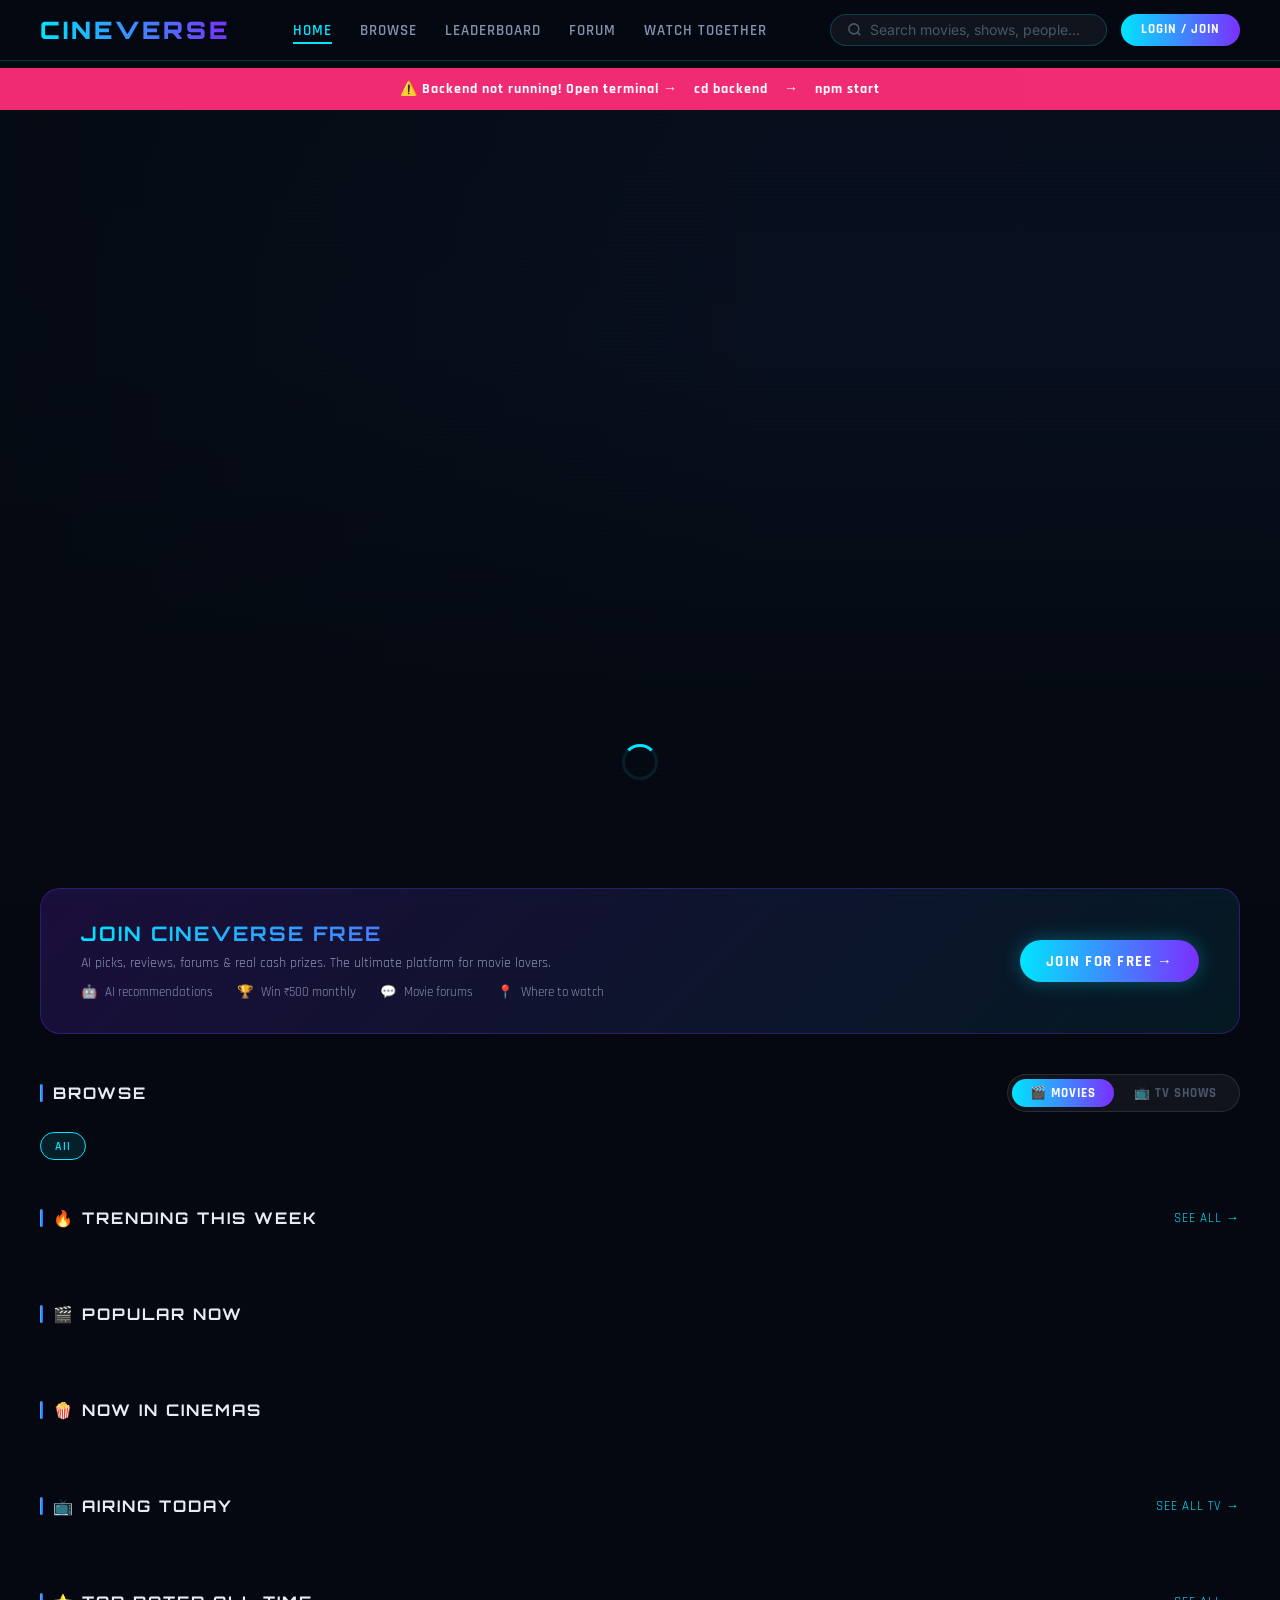
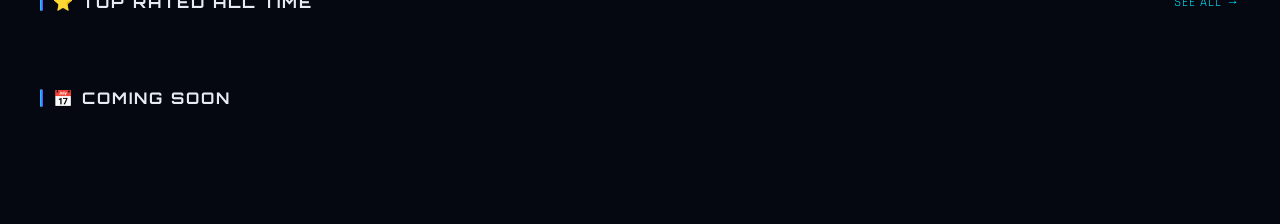
<file: movie.html>
<!doctype html>
<html lang="en">
  <head>
    <meta charset="UTF-8" />
    <meta name="viewport" content="width=device-width,initial-scale=1.0" />
    <title>CineVerse — Movie</title>
    <link rel="stylesheet" href="css/style.css" />
    <style>
      .movie-backdrop-wrap {
        position: relative;
        height: 65vh;
        min-height: 380px;
        overflow: hidden;
      }
      .movie-backdrop-img {
        width: 100%;
        height: 100%;
        object-fit: cover;
        object-position: center top;
      }
      .movie-backdrop-wrap::after {
        content: "";
        position: absolute;
        inset: 0;
        background: linear-gradient(
          to bottom,
          rgba(5, 8, 16, 0.25) 0%,
          rgba(5, 8, 16, 0.55) 55%,
          var(--bg-primary) 100%
        );
      }
      .movie-detail-content {
        padding: 0 2.5rem 5rem;
        margin-top: -110px;
        position: relative;
        z-index: 2;
      }
      .movie-detail-top {
        display: flex;
        gap: 2.5rem;
        align-items: flex-end;
        margin-bottom: 2rem;
      }
      .movie-poster-big {
        width: 190px;
        min-width: 190px;
        border-radius: var(--radius-md);
        border: 2px solid var(--border-glow);
        box-shadow:
          var(--shadow-cyan),
          0 20px 60px rgba(0, 0, 0, 0.5);
        aspect-ratio: 2/3;
        object-fit: cover;
      }
      .movie-info h1 {
        font-family: var(--font-display);
        font-size: clamp(1.5rem, 3.5vw, 2.6rem);
        font-weight: 900;
        margin-bottom: 0.625rem;
        line-height: 1.1;
      }
      .meta-chip {
        padding: 3px 11px;
        border-radius: 20px;
        font-family: var(--font-ui);
        font-size: 0.75rem;
        font-weight: 600;
        letter-spacing: 1px;
        background: rgba(255, 255, 255, 0.05);
        border: 1px solid rgba(255, 255, 255, 0.1);
        color: var(--text-secondary);
      }
      .stat-grid {
        display: grid;
        grid-template-columns: repeat(4, 1fr);
        gap: 1rem;
        margin-bottom: 2rem;
      }
      .stat-box {
        text-align: center;
        padding: 1.125rem;
        background: var(--bg-card);
        border: 1px solid rgba(255, 255, 255, 0.06);
        border-radius: var(--radius-md);
      }
      .stat-value {
        font-family: var(--font-display);
        font-size: 1.35rem;
        font-weight: 700;
        color: var(--accent-cyan);
        margin-bottom: 0.2rem;
      }
      .stat-label {
        font-family: var(--font-ui);
        font-size: 0.68rem;
        color: var(--text-dim);
        letter-spacing: 1px;
      }
      .cast-grid {
        display: flex;
        gap: 0.875rem;
        overflow-x: auto;
        padding-bottom: 1rem;
      }
      .cast-card {
        text-align: center;
        flex-shrink: 0;
        width: 90px;
        cursor: pointer;
      }
      .cast-card:hover .cast-name {
        color: var(--accent-cyan);
      }
      .cast-avatar {
        width: 72px;
        height: 72px;
        border-radius: 50%;
        object-fit: cover;
        border: 2px solid rgba(0, 229, 255, 0.2);
        margin: 0 auto 0.4rem;
        background: var(--bg-card);
        display: block;
        transition: var(--transition);
      }
      .cast-card:hover .cast-avatar {
        border-color: var(--accent-cyan);
      }
      .cast-name {
        font-family: var(--font-ui);
        font-size: 0.7rem;
        font-weight: 600;
        color: var(--text-primary);
        white-space: nowrap;
        overflow: hidden;
        text-overflow: ellipsis;
        transition: var(--transition);
      }
      .cast-char {
        font-size: 0.65rem;
        color: var(--text-dim);
        white-space: nowrap;
        overflow: hidden;
        text-overflow: ellipsis;
      }

      /* WHERE TO WATCH */
      .wtw-section {
        background: var(--bg-card);
        border: 1px solid var(--border-glow);
        border-radius: var(--radius-lg);
        padding: 1.75rem;
        margin-bottom: 2rem;
      }
      .wtw-title {
        font-family: var(--font-display);
        font-size: 0.9rem;
        letter-spacing: 2px;
        color: var(--accent-cyan);
        margin-bottom: 1.25rem;
        display: flex;
        align-items: center;
        gap: 0.75rem;
      }
      .wtw-category {
        margin-bottom: 1.25rem;
      }
      .wtw-category-label {
        font-family: var(--font-ui);
        font-size: 0.72rem;
        font-weight: 700;
        letter-spacing: 2px;
        color: var(--text-dim);
        margin-bottom: 0.75rem;
      }
      .wtw-providers {
        display: flex;
        flex-wrap: wrap;
        gap: 0.875rem;
      }
      .wtw-provider {
        display: flex;
        flex-direction: column;
        align-items: center;
        gap: 0.4rem;
        padding: 0.75rem 1rem;
        border-radius: var(--radius-md);
        cursor: pointer;
        border: 1px solid rgba(255, 255, 255, 0.08);
        background: rgba(255, 255, 255, 0.03);
        transition: var(--transition);
        min-width: 90px;
        text-decoration: none;
      }
      .wtw-provider:hover {
        border-color: var(--accent-cyan);
        background: rgba(0, 229, 255, 0.06);
        transform: translateY(-3px);
      }
      .wtw-provider img {
        width: 48px;
        height: 48px;
        border-radius: 10px;
        object-fit: contain;
        background: #fff;
        padding: 4px;
      }
      .wtw-provider-name {
        font-family: var(--font-ui);
        font-size: 0.72rem;
        font-weight: 700;
        color: var(--text-primary);
        text-align: center;
      }
      .wtw-provider-type {
        font-size: 0.62rem;
        color: var(--text-dim);
        letter-spacing: 1px;
      }
      .wtw-price {
        font-size: 0.7rem;
        color: var(--accent-gold);
        font-family: var(--font-ui);
        font-weight: 700;
      }
      .wtw-not-available {
        font-family: var(--font-ui);
        color: var(--text-dim);
        font-size: 0.875rem;
        padding: 1rem 0;
      }
      .wtw-region-note {
        font-size: 0.72rem;
        color: var(--text-dim);
        font-family: var(--font-ui);
        margin-top: 0.75rem;
        padding-top: 0.75rem;
        border-top: 1px solid rgba(255, 255, 255, 0.06);
      }

      /* REVIEWS */
      .review-form {
        background: var(--bg-card);
        border: 1px solid var(--border-glow);
        border-radius: var(--radius-lg);
        padding: 1.625rem;
        margin-bottom: 1.75rem;
      }
      .review-form h3 {
        font-family: var(--font-display);
        font-size: 0.85rem;
        letter-spacing: 2px;
        margin-bottom: 1.125rem;
        color: var(--accent-cyan);
      }
      .review-textarea {
        width: 100%;
        background: rgba(255, 255, 255, 0.04);
        border: 1px solid rgba(0, 229, 255, 0.2);
        border-radius: var(--radius-md);
        padding: 0.875rem;
        color: var(--text-primary);
        font-family: var(--font-body);
        font-size: 0.875rem;
        resize: vertical;
        min-height: 90px;
        outline: none;
        margin-top: 0.875rem;
        transition: var(--transition);
      }
      .review-textarea:focus {
        border-color: var(--accent-cyan);
        background: rgba(0, 229, 255, 0.03);
      }
      .trailer-wrap {
        position: relative;
        padding-bottom: 56.25%;
        height: 0;
        overflow: hidden;
        border-radius: var(--radius-md);
        border: 1px solid var(--border-glow);
      }
      .trailer-wrap iframe {
        position: absolute;
        top: 0;
        left: 0;
        width: 100%;
        height: 100%;
      }

      /* FORUM */
      .forum-create-form {
        background: var(--bg-card);
        border: 1px solid var(--border-glow);
        border-radius: var(--radius-lg);
        padding: 1.5rem;
        margin-bottom: 1.5rem;
      }
      .tag-selector {
        display: flex;
        gap: 0.5rem;
        flex-wrap: wrap;
        margin: 0.75rem 0;
      }
      .tag-toggle {
        padding: 3px 12px;
        border-radius: 20px;
        font-family: var(--font-ui);
        font-size: 0.72rem;
        font-weight: 700;
        letter-spacing: 1px;
        cursor: pointer;
        border: 1px solid rgba(255, 255, 255, 0.1);
        background: rgba(255, 255, 255, 0.04);
        color: var(--text-dim);
        transition: var(--transition);
      }
      .tag-toggle.selected {
        border-color: var(--accent-cyan);
        color: var(--accent-cyan);
        background: rgba(0, 229, 255, 0.1);
      }

      /* EXTERNAL IDS */
      .ext-links {
        display: flex;
        gap: 0.75rem;
        flex-wrap: wrap;
        margin-top: 1rem;
      }
      .ext-link {
        display: inline-flex;
        align-items: center;
        gap: 0.4rem;
        padding: 5px 14px;
        border-radius: 20px;
        font-family: var(--font-ui);
        font-size: 0.78rem;
        font-weight: 600;
        letter-spacing: 1px;
        text-decoration: none;
        transition: var(--transition);
        border: 1px solid rgba(255, 255, 255, 0.1);
        color: var(--text-secondary);
      }
      .ext-link:hover {
        border-color: var(--accent-cyan);
        color: var(--accent-cyan);
      }

      @keyframes playerSpin { to { transform: rotate(360deg); } }
      @keyframes toastIn {
        from { opacity: 0; transform: translateY(20px) scale(0.95); }
        to   { opacity: 1; transform: translateY(0) scale(1); }
      }

      /* ── EMBEDDED PLAYER ── */
      .player-section {
        margin-bottom: 2rem;
        border-radius: var(--radius-lg);
        overflow: hidden;
        border: 1px solid var(--border-glow);
        box-shadow: var(--shadow-cyan);
        background: #000;
      }
      .player-header {
        display: flex;
        align-items: flex-start;
        justify-content: space-between;
        padding: 0.875rem 1.25rem;
        background: var(--bg-card);
        border-bottom: 1px solid var(--border-glow);
        flex-wrap: wrap;
        gap: 0.75rem;
      }
      .player-title {
        font-family: var(--font-display);
        font-size: 0.78rem;
        letter-spacing: 2px;
        color: var(--accent-cyan);
        display: flex;
        align-items: center;
        gap: 0.5rem;
      }
      .server-tabs {
        display: flex;
        gap: 0.5rem;
        flex-wrap: wrap;
      }
      .server-btn {
        padding: 4px 14px;
        border-radius: 20px;
        font-family: var(--font-ui);
        font-size: 0.72rem;
        font-weight: 700;
        letter-spacing: 1px;
        cursor: pointer;
        border: 1px solid rgba(255, 255, 255, 0.12);
        background: rgba(255, 255, 255, 0.04);
        color: var(--text-dim);
        transition: var(--transition);
      }
      .server-btn:hover, .server-btn.active {
        border-color: var(--accent-cyan);
        color: var(--accent-cyan);
        background: rgba(0, 229, 255, 0.1);
      }
      .player-embed-wrap {
        position: relative;
        padding-bottom: 56.25%;
        height: 0;
        background: #000;
      }
      .player-embed-wrap iframe {
        position: absolute;
        top: 0; left: 0;
        width: 100%; height: 100%;
        border: none;
      }
      .player-footer {
        padding: 0.625rem 1.25rem;
        background: var(--bg-card);
        border-top: 1px solid rgba(255,255,255,0.05);
        display: flex;
        align-items: center;
        gap: 1rem;
        flex-wrap: wrap;
      }
      .player-notice {
        font-family: var(--font-ui);
        font-size: 0.68rem;
        color: var(--text-dim);
        letter-spacing: 1px;
        flex: 1;
      }
      /* TV episode picker */
      .episode-picker {
        padding: 0.875rem 1.25rem;
        background: var(--bg-card);
        border-top: 1px solid var(--border-glow);
        display: flex;
        gap: 1rem;
        align-items: center;
        flex-wrap: wrap;
      }
      .ep-label {
        font-family: var(--font-ui);
        font-size: 0.72rem;
        font-weight: 700;
        letter-spacing: 2px;
        color: var(--text-dim);
        white-space: nowrap;
      }
      .ep-select {
        background: rgba(255,255,255,0.05);
        border: 1px solid rgba(0,229,255,0.25);
        border-radius: var(--radius-sm);
        color: var(--text-primary);
        font-family: var(--font-ui);
        font-size: 0.82rem;
        padding: 5px 10px;
        cursor: pointer;
        outline: none;
        transition: var(--transition);
      }
      .ep-select:focus {
        border-color: var(--accent-cyan);
      }
      .ep-select option {
        background: var(--bg-card);
      }

      @media (max-width: 768px) {
        .movie-detail-top {
          flex-direction: column;
          align-items: center;
          text-align: center;
        }
        .movie-poster-big {
          width: 150px;
          min-width: 150px;
        }
        .movie-detail-content {
          padding: 0 1rem 4rem;
        }
        .stat-grid {
          grid-template-columns: repeat(2, 1fr);
        }
      }
    </style>
  </head>
  <body>
    <nav class="navbar">
      <a href="index.html" class="nav-logo">CINEVERSE</a>
      <ul class="nav-links">
        <li><a href="index.html">HOME</a></li>
        <li><a href="leaderboard.html">LEADERBOARD</a></li>
        <li><a href="forum.html">FORUM</a></li>
        <li><a href="watch-together.html">WATCH TOGETHER</a></li>
        <li id="navProfileLink" style="display: none">
          <a href="profile.html">PROFILE</a>
        </li>
      </ul>
      <div class="nav-right">
        <div id="navAuthArea">
          <button
            class="btn-login-nav"
            onclick="window.location.href = 'index.html'"
          >
            LOGIN / JOIN
          </button>
        </div>
      </div>
    </nav>

    <div class="main-content" id="mainContent">
      <div class="loading-container" style="padding-top: 38vh">
        <div class="spinner"></div>
        <span
          style="
            font-family: var(--font-ui);
            letter-spacing: 3px;
            font-size: 0.8rem;
          "
          >LOADING...</span
        >
      </div>
    </div>

    <script src="js/api.js"></script>
    <script src="js/nav.js"></script>
    <script>
      let currentUser = null,
        currentMovie = null,
        mediaType = "movie",
        selectedRating = 0,
        selectedTags = [];
      const params = new URLSearchParams(location.search);
      const mediaId = parseInt(params.get("id"));
      mediaType = params.get("type") || "movie";
      if (!mediaId) window.location.href = "index.html";

      document.addEventListener("DOMContentLoaded", async () => {
        currentUser = await initNav();
        const d =
          mediaType === "tv"
            ? await CV.tmdbTV(mediaId)
            : await CV.tmdbMovie(mediaId);
        if (!d?.movie) {
          document.getElementById("mainContent").innerHTML =
            '<div class="loading-container" style="padding-top:30vh"><p style="color:var(--text-dim)">Movie not found.</p><a href="index.html" class="btn btn-primary" style="margin-top:1rem">GO HOME</a></div>';
          return;
        }
        currentMovie = d.movie;
        document.title = `CineVerse — ${currentMovie.title || currentMovie.name}`;
        renderPage();
      });

      function renderPage() {
        const m = currentMovie;
        const title = m.title || m.name || "";
        const trailer = (m.videos?.results || []).find(
          (v) => v.type === "Trailer" && v.site === "YouTube",
        );
        const inWL = (currentUser?.watchlist || []).some(
          (x) => x.movieId === m.id,
        );
        const watched = (currentUser?.watched || []).some(
          (x) => x.movieId === m.id,
        );
        const isFav = (currentUser?.favorites || []).some(
          (x) => x.movieId === m.id,
        );
        const loggedIn = CV.isLoggedIn();
        const releaseDate = m.release_date || m.first_air_date || "";
        const runtime = m.runtime || m.episode_run_time?.[0];
        const ext = m.external_ids || {};

        document.getElementById("mainContent").innerHTML = `
    <div class="movie-backdrop-wrap">
      ${m.backdrop_path ? `<img class="movie-backdrop-img" src="${CV.backdropUrl(m.backdrop_path)}" alt="${esc(title)}"/>` : `<div style="width:100%;height:100%;background:var(--bg-secondary)"></div>`}
    </div>
    <div class="movie-detail-content container">
      <div class="movie-detail-top">
        <img class="movie-poster-big" src="${CV.posterUrl(m.poster_path, "w500")}" alt="${esc(title)}" onerror="this.src='${CV.PLACEHOLDER}'"/>
        <div class="movie-info" style="flex:1">
          <h1>${title}</h1>
          ${m.tagline ? `<p style="color:var(--accent-cyan);font-family:var(--font-ui);font-style:italic;margin-bottom:.75rem;font-size:.9rem">"${m.tagline}"</p>` : ""}
          <div style="display:flex;flex-wrap:wrap;gap:.625rem;align-items:center;margin-bottom:.875rem">
            <div class="rating-badge" style="font-size:.85rem">⭐ ${m.vote_average?.toFixed(1)}/10</div>
            ${releaseDate ? `<div class="meta-chip">📅 ${CV.getYear(releaseDate)}</div>` : ""}
            ${runtime ? `<div class="meta-chip">⏱ ${CV.formatRuntime(runtime)}</div>` : ""}
            <div class="meta-chip">🌐 ${m.original_language?.toUpperCase()}</div>
            ${(m.genres || []).map((g) => `<div class="meta-chip">${g.name}</div>`).join("")}
            ${mediaType === "tv" && m.number_of_seasons ? `<div class="meta-chip">📺 ${m.number_of_seasons} Season${m.number_of_seasons > 1 ? "s" : ""}</div>` : ""}
          </div>
          <p style="font-size:.9rem;line-height:1.7;color:var(--text-secondary);max-width:700px;margin-bottom:1.375rem">${m.overview || ""}</p>

          <!-- Action buttons -->
          <div style="display:flex;gap:.875rem;flex-wrap:wrap;margin-bottom:1rem">
            <button class="btn btn-primary" onclick="showEmbedPlayer('${esc(title)}')" id="watchNowBtn" style="background:linear-gradient(90deg,#00e5ff,#7b2fff);border:none;font-weight:800;letter-spacing:2px">▶ WATCH NOW</button>
            ${
              loggedIn
                ? `<button class="btn ${watched ? "btn-ghost" : "btn-outline"}" id="watchedBtn" onclick="doWatch()">${watched ? "✓ WATCHED" : "▶ MARK WATCHED"}</button>
                 <button class="btn btn-outline" id="wlBtn" onclick="doWL()">${inWL ? "✓ IN WATCHLIST" : "+ WATCHLIST"}</button>
                 <button class="btn ${isFav ? "btn-danger" : "btn-ghost"}" id="favBtn" onclick="doFav()">${isFav ? "❤️ FAVOURITED" : "🤍 FAVOURITE"}</button>`
                : `<button class="btn btn-outline" onclick="window.location.href='index.html'">LOGIN TO SAVE</button>`
            }
            ${trailer ? `<button class="btn btn-ghost" onclick="showTab('trailer')">🎬 TRAILER</button>` : ""}
          </div>

          <!-- External links -->
          <div class="ext-links">
            ${ext.imdb_id ? `<a class="ext-link" href="https://www.imdb.com/title/${ext.imdb_id}" target="_blank" rel="noopener">🎬 IMDb</a>` : ""}
            ${m.id ? `<a class="ext-link" href="https://www.themoviedb.org/${mediaType}/${m.id}" target="_blank" rel="noopener">📊 TMDB</a>` : ""}
            ${ext.instagram_id ? `<a class="ext-link" href="https://instagram.com/${ext.instagram_id}" target="_blank" rel="noopener">📸 Instagram</a>` : ""}
            ${ext.twitter_id ? `<a class="ext-link" href="https://twitter.com/${ext.twitter_id}" target="_blank" rel="noopener">🐦 Twitter</a>` : ""}
          </div>
        </div>
      </div>

      <!-- STATS -->
      <div class="stat-grid">
        <div class="stat-box"><div class="stat-value">${m.vote_average?.toFixed(1) || "N/A"}</div><div class="stat-label">RATING</div></div>
        <div class="stat-box"><div class="stat-value">${((m.vote_count || 0) / 1000).toFixed(1)}K</div><div class="stat-label">VOTES</div></div>
        <div class="stat-box"><div class="stat-value">${m.budget ? CV.formatMoney(m.budget) : "N/A"}</div><div class="stat-label">BUDGET</div></div>
        <div class="stat-box"><div class="stat-value">${m.revenue ? CV.formatMoney(m.revenue) : "N/A"}</div><div class="stat-label">REVENUE</div></div>
      </div>

      <!-- EMBEDDED PLAYER -->
      <div class="player-section" id="embedPlayerSection" style="display:none">
        <div class="player-header">
          <div class="player-title">🎬 NOW PLAYING</div>
          <div class="server-tabs" id="serverTabs">
            <button class="server-btn active" onclick="switchServer(0,this)">VidFast</button>
            <button class="server-btn" onclick="switchServer(1,this)">VidSrc.cc</button>
            <button class="server-btn" onclick="switchServer(2,this)">VidSrc.xyz</button>
            <button class="server-btn" onclick="switchServer(3,this)">Vidify</button>
            <button class="server-btn" onclick="switchServer(4,this)">VidPlus</button>
            <button class="server-btn" onclick="switchServer(5,this)">Willow</button>
            <button class="server-btn" onclick="switchServer(6,this)">NunFlix</button>
            <button class="server-btn" onclick="switchServer(7,this)">111Movies</button>
            <button class="server-btn" onclick="switchServer(8,this)">Videasy</button>
            <button class="server-btn" onclick="switchServer(9,this)">VidRock</button>
            <button class="server-btn" onclick="switchServer(10,this)">VidApi</button>
            <button class="server-btn" onclick="switchServer(11,this)">SpencerDevs</button>
            <button class="server-btn" onclick="switchServer(12,this)">Vidzee</button>
            <button class="server-btn" onclick="switchServer(13,this)">TMovie</button>
            <button class="server-btn" onclick="switchServer(14,this)">MultiEmbed</button>
          </div>
        </div>
        ${mediaType === 'tv' ? `
        <div class="episode-picker">
          <span class="ep-label">SEASON</span>
          <select class="ep-select" id="seasonSelect" onchange="onSeasonChange()">
            ${Array.from({length: m.number_of_seasons || 1}, (_,i) => `<option value="${i+1}">Season ${i+1}</option>`).join('')}
          </select>
          <span class="ep-label">EPISODE</span>
          <select class="ep-select" id="episodeSelect" onchange="updateEmbedUrl()">
            ${Array.from({length: (m.seasons?.[0]?.episode_count || 10)}, (_,i) => `<option value="${i+1}">Episode ${i+1}</option>`).join('')}
          </select>
        </div>` : ''}
        <div class="player-embed-wrap">
          <div id="playerLoader" style="position:absolute;top:0;left:0;width:100%;height:100%;display:none;align-items:center;justify-content:center;background:#000;z-index:5;flex-direction:column;gap:1rem">
            <div style="width:48px;height:48px;border:3px solid rgba(0,229,255,0.15);border-top-color:#00e5ff;border-radius:50%;animation:playerSpin 0.8s linear infinite"></div>
            <span style="font-family:var(--font-ui);font-size:0.72rem;letter-spacing:3px;color:#00e5ff">LOADING PLAYER...</span>
          </div>
          <iframe id="embedFrame" src="" allowfullscreen allow="autoplay; fullscreen; encrypted-media; picture-in-picture" style="opacity:1"></iframe>
        </div>
        <div class="player-footer">
          <div class="player-notice" id="playerNotice">⚡ Free streaming · Try another server if player doesn't load</div>
          <button class="server-btn" onclick="document.getElementById('embedPlayerSection').style.display='none'" style="border-color:rgba(255,45,120,0.4);color:#ff2d78">✕ CLOSE</button>
        </div>
      </div>

      <!-- UBLOCK TOAST -->
      <div id="ublockToast" style="display:none;position:fixed;bottom:2rem;right:2rem;z-index:9999;max-width:340px;background:linear-gradient(135deg,#0d1b2a,#0a1628);border:1px solid rgba(0,229,255,0.25);border-radius:16px;box-shadow:0 8px 40px rgba(0,0,0,0.6),0 0 0 1px rgba(0,229,255,0.08);padding:1.25rem 1.25rem 1rem;font-family:var(--font-ui);animation:toastIn 0.4s cubic-bezier(0.34,1.56,0.64,1)">
        <button onclick="dismissUblockToast()" style="position:absolute;top:0.75rem;right:0.875rem;background:none;border:none;color:rgba(255,255,255,0.3);font-size:1rem;cursor:pointer;line-height:1;padding:2px">✕</button>
        <div style="display:flex;align-items:center;gap:0.75rem;margin-bottom:0.875rem">
          <div style="width:36px;height:36px;border-radius:10px;background:linear-gradient(135deg,#e8140c,#c0392b);display:flex;align-items:center;justify-content:center;font-size:1.1rem;flex-shrink:0">🛡️</div>
          <div>
            <div style="font-size:0.8rem;font-weight:800;letter-spacing:1px;color:#fff;margin-bottom:2px">BLOCK ADS & POPUPS</div>
            <div style="font-size:0.68rem;color:rgba(255,255,255,0.45);letter-spacing:0.5px">Free browser extension</div>
          </div>
        </div>
        <p style="font-size:0.72rem;color:rgba(255,255,255,0.55);line-height:1.6;margin:0 0 1rem">Getting unwanted popups? Install <strong style="color:#00e5ff">uBlock Origin</strong> — the best free ad blocker. One click, blocks everything.</p>
        <div style="display:flex;gap:0.625rem">
          <a href="https://chromewebstore.google.com/detail/ublock-origin/cjpalhdlnbpafiamejdnhcphjbkeiagm" target="_blank" rel="noopener" style="flex:1;display:flex;align-items:center;justify-content:center;gap:6px;padding:8px 12px;background:linear-gradient(90deg,#00e5ff,#7b2fff);border-radius:8px;font-size:0.7rem;font-weight:800;letter-spacing:1px;color:#000;text-decoration:none;transition:opacity 0.2s" onmouseover="this.style.opacity='.85'" onmouseout="this.style.opacity='1'">
            <img src="https://www.google.com/favicon.ico" width="12" height="12" style="border-radius:2px"> Chrome
          </a>
          <a href="https://addons.mozilla.org/en-US/firefox/addon/ublock-origin/" target="_blank" rel="noopener" style="flex:1;display:flex;align-items:center;justify-content:center;gap:6px;padding:8px 12px;background:rgba(255,255,255,0.06);border:1px solid rgba(255,255,255,0.12);border-radius:8px;font-size:0.7rem;font-weight:800;letter-spacing:1px;color:rgba(255,255,255,0.7);text-decoration:none;transition:opacity 0.2s" onmouseover="this.style.opacity='.7'" onmouseout="this.style.opacity='1'">
            <img src="https://www.mozilla.org/favicon.ico" width="12" height="12" style="border-radius:2px"> Firefox
          </a>
          <button onclick="dismissUblockToast(true)" style="padding:8px 12px;background:rgba(255,255,255,0.04);border:1px solid rgba(255,255,255,0.08);border-radius:8px;font-size:0.68rem;font-weight:700;letter-spacing:1px;color:rgba(255,255,255,0.3);cursor:pointer">GOT IT</button>
        </div>
      </div>

      <!-- WHERE TO WATCH -->
      <div class="wtw-section" id="wtwSection">
        <div class="wtw-title">📍 WHERE TO WATCH <span style="font-size:.7rem;color:var(--text-dim);font-family:var(--font-ui);letter-spacing:1px">LOADING...</span></div>
      </div>

      <!-- TABS -->
      <div class="tabs">
        <button class="tab-btn active" onclick="showTab('cast')">CAST & CREW</button>
        <button class="tab-btn" onclick="showTab('reviews');loadReviews()">REVIEWS</button>
        <button class="tab-btn" onclick="showTab('forum');loadForumPosts()">FORUM 💬</button>
        <button class="tab-btn" onclick="showTab('similar')">SIMILAR</button>
        ${trailer ? `<button class="tab-btn" onclick="showTab('trailer')">TRAILER</button>` : ""}
        <button class="tab-btn" onclick="showTab('details')">DETAILS</button>
      </div>

      <!-- CAST -->
      <div id="tab-cast" class="tab-content active">
        <div style="font-family:var(--font-ui);font-size:.8rem;color:var(--text-dim);letter-spacing:2px;margin-bottom:1rem">CAST</div>
        <div class="cast-grid">
          ${
            (m.credits?.cast || m.aggregate_credits?.cast || [])
              .slice(0, 20)
              .map(
                (p) => `
            <div class="cast-card" onclick="window.location.href='person.html?id=${p.id}'">
              <img class="cast-avatar" src="${p.profile_path ? "https://image.tmdb.org/t/p/w185" + p.profile_path : CV.PLACEHOLDER}" alt="${p.name}" loading="lazy" onerror="this.style.opacity='.3'"/>
              <div class="cast-name">${p.name}</div>
              <div class="cast-char">${p.character || p.roles?.[0]?.character || ""}</div>
            </div>`,
              )
              .join("") || '<p style="color:var(--text-dim)">No cast info</p>'
          }
        </div>
        ${
          (m.credits?.crew || []).filter((c) =>
            ["Director", "Producer", "Screenplay", "Writer"].includes(c.job),
          ).length
            ? `
          <div style="font-family:var(--font-ui);font-size:.8rem;color:var(--text-dim);letter-spacing:2px;margin:1.5rem 0 1rem">CREW</div>
          <div style="display:flex;flex-wrap:wrap;gap:1rem">
            ${[
              ...new Map(
                (m.credits?.crew || [])
                  .filter((c) =>
                    [
                      "Director",
                      "Producer",
                      "Screenplay",
                      "Writer",
                      "Original Music Composer",
                    ].includes(c.job),
                  )
                  .map((c) => [c.id + c.job, c]),
              ).values(),
            ]
              .slice(0, 8)
              .map(
                (c) => `
              <div style="font-family:var(--font-ui);padding:.5rem 1rem;background:var(--bg-card);border:1px solid rgba(255,255,255,.07);border-radius:var(--radius-md)">
                <div style="font-size:.8rem;font-weight:700;color:var(--text-primary)">${c.name}</div>
                <div style="font-size:.7rem;color:var(--accent-cyan)">${c.job}</div>
              </div>`,
              )
              .join("")}
          </div>`
            : ""
        }
      </div>

      <!-- REVIEWS -->
      <div id="tab-reviews" class="tab-content">
        ${
          loggedIn
            ? `
        <div class="review-form">
          <h3 id="reviewFormTitle">✍️ WRITE A REVIEW</h3>
          <div style="display:flex;align-items:center;gap:1rem">
            <span style="font-family:var(--font-ui);font-size:.8rem;color:var(--text-secondary);letter-spacing:1px">YOUR RATING:</span>
            <div class="stars" id="starRating">
              ${[1, 2, 3, 4, 5].map((i) => `<span class="star" data-val="${i}" onmouseover="hoverStars(${i})" onmouseout="resetStars()" onclick="setRating(${i})">★</span>`).join("")}
            </div>
            <span id="ratingLabel" style="font-family:var(--font-ui);font-size:.82rem;color:var(--accent-gold)"></span>
          </div>
          <textarea class="review-textarea" id="reviewText" placeholder="Share your honest thoughts about ${esc(title)}..." maxlength="1000"></textarea>
          <div style="display:flex;justify-content:space-between;align-items:center;margin-top:.625rem">
            <span id="charCount" style="font-size:.72rem;color:var(--text-dim);font-family:var(--font-ui)">0/1000</span>
            <button class="btn btn-primary btn-sm" onclick="submitReview()">POST REVIEW +25 XP ⚡</button>
          </div>
        </div>`
            : `<div style="text-align:center;padding:2rem;background:var(--bg-card);border-radius:var(--radius-lg);border:1px solid var(--border-glow);margin-bottom:1.5rem">
          <p style="font-family:var(--font-ui);color:var(--text-secondary);margin-bottom:1rem">Login to write a review and earn XP!</p>
          <a href="index.html" class="btn btn-primary btn-sm">LOGIN / JOIN FREE</a>
        </div>`
        }
        <div id="reviewsList"><div class="loading-container"><div class="spinner"></div></div></div>
      </div>

      <!-- FORUM -->
      <div id="tab-forum" class="tab-content">
        ${
          loggedIn
            ? `
        <div class="forum-create-form">
          <h3 style="font-family:var(--font-display);font-size:.85rem;letter-spacing:2px;color:var(--accent-cyan);margin-bottom:1rem">💬 START A DISCUSSION</h3>
          <div class="form-group">
            <label class="form-label">Title</label>
            <input type="text" id="postTitle" class="form-input" placeholder="What do you want to discuss?" maxlength="200"/>
          </div>
          <div class="tag-selector">
            <div class="tag-toggle" data-tag="discussion" onclick="togglePostTag(this)">💬 Discussion</div>
            <div class="tag-toggle" data-tag="theory"     onclick="togglePostTag(this)">🔮 Theory</div>
            <div class="tag-toggle" data-tag="question"   onclick="togglePostTag(this)">❓ Question</div>
            <div class="tag-toggle" data-tag="spoiler"    onclick="togglePostTag(this)">⚠️ Spoiler</div>
            <div class="tag-toggle" data-tag="trivia"     onclick="togglePostTag(this)">🧠 Trivia</div>
          </div>
          <textarea class="review-textarea" id="postBody" placeholder="Share your thoughts, theories, questions about ${esc(title)}..." maxlength="2000" style="min-height:100px"></textarea>
          <div style="margin-top:.75rem"><button class="btn btn-primary btn-sm" onclick="submitPost()">POST DISCUSSION +10 XP ⚡</button></div>
        </div>`
            : `<div style="text-align:center;padding:2rem;background:var(--bg-card);border-radius:var(--radius-lg);border:1px solid var(--border-glow);margin-bottom:1.5rem">
          <p style="font-family:var(--font-ui);color:var(--text-secondary);margin-bottom:1rem">Join the discussion! Login to post.</p>
          <a href="index.html" class="btn btn-primary btn-sm">LOGIN / JOIN FREE</a>
        </div>`
        }
        <div id="forumPostsList"><div class="loading-container"><div class="spinner"></div></div></div>
      </div>

      <!-- SIMILAR -->
      <div id="tab-similar" class="tab-content">
        <div class="movies-grid" id="similarGrid">
          ${
            (m.similar?.results || [])
              .slice(0, 12)
              .map(
                (s) => `
            <div class="movie-card" onclick="window.location.href='movie.html?id=${s.id}'">
              <img src="${CV.posterUrl(s.poster_path, "w342")}" alt="${esc(s.title || s.name)}" onerror="this.src='${CV.PLACEHOLDER}'" loading="lazy"/>
              <div class="movie-card-overlay">
                <div class="movie-card-title">${s.title || s.name}</div>
                <div class="movie-card-meta"><span class="rating-badge">⭐ ${s.vote_average?.toFixed(1)}</span><span>${CV.getYear(s.release_date || s.first_air_date)}</span></div>
              </div>
            </div>`,
              )
              .join("") ||
            '<p style="color:var(--text-dim);padding:2rem;font-family:var(--font-ui)">No similar titles found</p>'
          }
        </div>
      </div>

      <!-- TRAILER -->
      ${
        trailer
          ? `<div id="tab-trailer" class="tab-content">
        <div class="trailer-wrap">
          <iframe src="https://www.youtube.com/embed/${trailer.key}?rel=0" frameborder="0" allow="accelerometer;autoplay;clipboard-write;encrypted-media;gyroscope;picture-in-picture" allowfullscreen></iframe>
        </div>
        ${
          (m.videos?.results || [])
            .filter((v) => v.site === "YouTube" && v.type !== "Trailer")
            .slice(0, 4).length
            ? `
          <div style="margin-top:1.5rem">
            <div style="font-family:var(--font-ui);font-size:.8rem;color:var(--text-dim);letter-spacing:2px;margin-bottom:1rem">MORE VIDEOS</div>
            <div style="display:flex;gap:1rem;flex-wrap:wrap">
              ${(m.videos?.results || [])
                .filter((v) => v.site === "YouTube" && v.type !== "Trailer")
                .slice(0, 4)
                .map(
                  (v) => `
                <div onclick="document.querySelector('.trailer-wrap iframe').src='https://www.youtube.com/embed/${v.key}?rel=0&autoplay=1'" style="cursor:pointer;border-radius:var(--radius-sm);overflow:hidden;position:relative;flex:1;min-width:140px">
                  <img src="https://img.youtube.com/vi/${v.key}/mqdefault.jpg" style="width:100%;display:block;border-radius:var(--radius-sm)"/>
                  <div style="position:absolute;inset:0;display:flex;align-items:center;justify-content:center;background:rgba(0,0,0,.4)"><span style="font-size:2rem">▶</span></div>
                  <div style="font-family:var(--font-ui);font-size:.72rem;color:var(--text-secondary);padding:4px 0">${v.type}</div>
                </div>`,
                )
                .join("")}
            </div>
          </div>`
            : ""
        }
      </div>`
          : ""
      }

      <!-- DETAILS -->
      <div id="tab-details" class="tab-content">
        <div style="display:grid;grid-template-columns:repeat(auto-fill,minmax(280px,1fr));gap:1.5rem">
          ${buildDetailItem("Release Date", CV.formatDate(releaseDate))}
          ${buildDetailItem("Runtime", CV.formatRuntime(runtime))}
          ${buildDetailItem("Status", m.status)}
          ${buildDetailItem("Original Language", m.original_language?.toUpperCase())}
          ${buildDetailItem("Original Title", m.original_title || m.original_name)}
          ${buildDetailItem("Budget", CV.formatMoney(m.budget))}
          ${buildDetailItem("Revenue", CV.formatMoney(m.revenue))}
          ${buildDetailItem("Popularity", m.popularity?.toFixed(1))}
          ${
            m.production_companies?.length
              ? buildDetailItem(
                  "Production",
                  m.production_companies
                    .slice(0, 3)
                    .map((c) => c.name)
                    .join(", "),
                )
              : ""
          }
          ${m.production_countries?.length ? buildDetailItem("Countries", m.production_countries.map((c) => c.name).join(", ")) : ""}
          ${m.spoken_languages?.length ? buildDetailItem("Languages", m.spoken_languages.map((l) => l.english_name || l.name).join(", ")) : ""}
          ${m.networks?.length ? buildDetailItem("Networks", m.networks.map((n) => n.name).join(", ")) : ""}
          ${m.number_of_episodes ? buildDetailItem("Episodes", m.number_of_episodes) : ""}
          ${m.number_of_seasons ? buildDetailItem("Seasons", m.number_of_seasons) : ""}
        </div>
        ${
          (m.keywords?.keywords || m.keywords?.results || []).length
            ? `
          <div style="margin-top:1.5rem">
            <div style="font-family:var(--font-ui);font-size:.78rem;color:var(--text-dim);letter-spacing:2px;margin-bottom:.75rem">KEYWORDS</div>
            <div style="display:flex;flex-wrap:wrap;gap:.5rem">
              ${(m.keywords?.keywords || m.keywords?.results || [])
                .slice(0, 20)
                .map(
                  (k) =>
                    `<div class="meta-chip" style="cursor:pointer" onclick="window.location.href='index.html?keyword=${k.id}'">${k.name}</div>`,
                )
                .join("")}
            </div>
          </div>`
            : ""
        }
      </div>
    </div>`;

        // Setup review char counter
        const ta = document.getElementById("reviewText"),
          cc = document.getElementById("charCount");
        ta?.addEventListener(
          "input",
          () => (cc.textContent = `${ta.value.length}/1000`),
        );

        // Auto-open player if ?play=1
        if (params.get('play') === '1') {
          const t = currentMovie?.title || currentMovie?.name || '';
          setTimeout(() => showEmbedPlayer(t), 400);
        }

        // Load data
        loadWhereToWatch();
        loadReviews();
        loadForumPosts();
      }

      function buildDetailItem(label, value) {
        if (!value || value === "N/A" || value === "undefined" || value === "0")
          return "";
        return `<div style="padding:1rem;background:var(--bg-card);border:1px solid rgba(255,255,255,.06);border-radius:var(--radius-md)">
    <div style="font-family:var(--font-ui);font-size:.7rem;color:var(--text-dim);letter-spacing:2px;margin-bottom:.35rem">${label.toUpperCase()}</div>
    <div style="font-family:var(--font-ui);font-size:.9rem;font-weight:600;color:var(--text-primary)">${value}</div>
  </div>`;
      }

      // ── WHERE TO WATCH ──
      async function loadWhereToWatch() {
        const section = document.getElementById("wtwSection");
        if (!section) return;
        try {
          const d = await CV.whereToWatch(mediaType, mediaId);
          if (
            !d?.available ||
            (!d.providers?.stream?.length &&
              !d.providers?.rent?.length &&
              !d.providers?.buy?.length &&
              !d.providers?.free?.length)
          ) {
            section.innerHTML = `<div class="wtw-title">📍 WHERE TO WATCH</div>
        <div class="wtw-not-available">Not available for streaming in your region right now.<br><span style="font-size:.78rem">Try searching on <a href="https://www.justwatch.com/in/movie/${esc((currentMovie?.title || "").replace(/\s+/g, "-").toLowerCase())}" target="_blank" style="color:var(--accent-cyan)">JustWatch</a> or <a href="https://www.google.com/search?q=watch+${encodeURIComponent(currentMovie?.title || "")}+online" target="_blank" style="color:var(--accent-cyan)">Google</a></span></div>`;
            return;
          }

          let html =
            '<div class="wtw-title">📍 WHERE TO WATCH <span style="font-size:.7rem;color:var(--accent-green);font-family:var(--font-ui);letter-spacing:1px">AVAILABLE NOW</span></div>';

          if (d.providers?.free?.length)
            html += buildWTWCategory("FREE", d.providers.free, "🆓");
          if (d.providers?.stream?.length)
            html += buildWTWCategory(
              "STREAMING (SUBSCRIPTION)",
              d.providers.stream,
              "▶",
            );
          if (d.providers?.rent?.length)
            html += buildWTWCategory("RENT", d.providers.rent, "💵");
          if (d.providers?.buy?.length)
            html += buildWTWCategory("BUY", d.providers.buy, "🛒");

          if (d.link)
            html += `<div class="wtw-region-note">Availability may vary by region. <a href="${d.link}" target="_blank" rel="noopener" style="color:var(--accent-cyan)">See full availability →</a></div>`;
          else
            html += `<div class="wtw-region-note">Showing availability for India/US. <a href="https://www.justwatch.com" target="_blank" style="color:var(--accent-cyan)">Check JustWatch for your region →</a></div>`;

          section.innerHTML = html;
        } catch (e) {
          section.innerHTML = `<div class="wtw-title">📍 WHERE TO WATCH</div><div class="wtw-not-available">Could not load availability. <a href="https://www.justwatch.com" target="_blank" style="color:var(--accent-cyan)">Check JustWatch →</a></div>`;
        }
      }

      function buildWTWCategory(label, providers, icon) {
        return `<div class="wtw-category">
    <div class="wtw-category-label">${icon} ${label}</div>
    <div class="wtw-providers">
      ${providers
        .slice(0, 8)
        .map((p) => {
          const url =
            p.url ||
            (p.name
              ? `https://www.justwatch.com/in/search?q=${encodeURIComponent(p.name)}`
              : "#");
          return `<a class="wtw-provider" href="${url}" target="_blank" rel="noopener">
          ${p.logo ? `<img src="${p.logo}" alt="${p.name}" onerror="this.style.display='none'"/>` : `<div style="width:48px;height:48px;border-radius:10px;background:var(--bg-secondary);display:flex;align-items:center;justify-content:center;font-size:1.5rem">${p.logo || "▶"}</div>`}
          <div class="wtw-provider-name">${p.name || "Watch"}</div>
          ${p.price ? `<div class="wtw-price">${p.price}</div>` : `<div class="wtw-provider-type">${label.toLowerCase().includes("free") ? "FREE" : label.toLowerCase().includes("sub") ? "INCLUDED" : label.includes("RENT") ? "RENT" : "BUY"}</div>`}
        </a>`;
        })
        .join("")}
    </div>
  </div>`;
      }

      // ── TABS ──
      function showTab(name) {
        document
          .querySelectorAll(".tab-content")
          .forEach((t) => t.classList.remove("active"));
        document
          .querySelectorAll(".tab-btn")
          .forEach((b) => b.classList.remove("active"));
        document.getElementById("tab-" + name)?.classList.add("active");
        document.querySelectorAll(".tab-btn").forEach((b) => {
          if (b.textContent.toLowerCase().includes(name.slice(0, 5)))
            b.classList.add("active");
        });
      }

      // ── REVIEWS ──
      async function loadReviews() {
        const c = document.getElementById("reviewsList");
        if (!c) return;
        try {
          const d = await CV.getMovieReviews(mediaId);
          const reviews = d?.reviews || [];
          const myR = reviews.find((r) => r.username === currentUser?.username);
          if (myR) {
            selectedRating = myR.rating;
            const ft = document.getElementById("reviewFormTitle");
            if (ft) ft.textContent = "✏️ EDIT YOUR REVIEW";
            const rt = document.getElementById("reviewText");
            if (rt) {
              rt.value = myR.text || "";
              const cc = document.getElementById("charCount");
              if (cc) cc.textContent = `${(myR.text || "").length}/1000`;
            }
            const rl = document.getElementById("ratingLabel");
            if (rl) rl.textContent = ratingLabel(myR.rating);
            resetStars();
          }
          if (!reviews.length) {
            c.innerHTML =
              '<p style="color:var(--text-dim);font-family:var(--font-ui);text-align:center;padding:2rem;font-size:.875rem">Be the first to review!</p>';
            return;
          }
          c.innerHTML = reviews
            .map((r) => {
              const isLiked = (r.likes || []).includes(currentUser?._id),
                isOwn = r.username === currentUser?.username;
              return `<div class="review-card">
        <div style="display:flex;align-items:center;justify-content:space-between;margin-bottom:.75rem">
          <div class="reviewer-info">
            <div class="reviewer-avatar" style="background:${CV.AVATAR_COLORS[r.avatarColor || 0]}">${r.avatarEmoji || "🎬"}</div>
            <div><div class="reviewer-name">${r.userName}${isOwn ? ' <span style="color:var(--accent-cyan);font-size:.7rem">(YOU)</span>' : ""}</div><div class="review-date">${CV.formatDate(r.createdAt)}</div></div>
          </div>
          <div class="rating-badge">⭐ ${r.rating}/5</div>
        </div>
        ${r.text ? `<p class="review-body">${r.text}</p>` : ""}
        <div style="display:flex;gap:.75rem;align-items:center;margin-top:.625rem">
          <button class="like-btn ${isLiked ? "liked" : ""}" onclick="doLikeReview('${r._id}',this)">${isLiked ? "❤️" : "🤍"} <span>${r.likeCount || 0}</span></button>
          ${isOwn ? `<button class="btn btn-danger btn-sm" onclick="doDelReview('${r._id}')">Delete</button>` : ""}
        </div>
      </div>`;
            })
            .join("");
        } catch {
          c.innerHTML =
            '<p style="color:var(--text-dim);padding:1rem;font-family:var(--font-ui);font-size:.875rem">Could not load reviews.</p>';
        }
      }

      function hoverStars(n) {
        document
          .querySelectorAll(".star")
          .forEach((s, i) => s.classList.toggle("active", i < n));
      }
      function resetStars() {
        document
          .querySelectorAll(".star")
          .forEach((s, i) => s.classList.toggle("active", i < selectedRating));
      }
      function setRating(n) {
        selectedRating = n;
        document.getElementById("ratingLabel").textContent = ratingLabel(n);
        resetStars();
      }
      function ratingLabel(n) {
        return (
          ["", "Terrible 💀", "Bad 😞", "OK 😐", "Good 😊", "Amazing! 🔥"][n] ||
          ""
        );
      }

      async function submitReview() {
        if (!selectedRating) {
          CV.showToast("Select a star rating first ⭐", "error");
          return;
        }
        const text = document.getElementById("reviewText")?.value.trim() || "";
        try {
          await CV.postReview(
            mediaId,
            selectedRating,
            text,
            currentMovie.title || currentMovie.name,
            currentMovie.poster_path,
          );
          CV.showToast("Review posted! +25 XP ⚡", "xp");
          currentUser = await CV.getCurrentUser(true);
          loadReviews();
        } catch (e) {
          CV.showToast(e.message, "error");
        }
      }
      async function doLikeReview(id, btn) {
        try {
          const d = await CV.likeReview(id);
          btn.classList.toggle("liked", d.liked);
          btn.innerHTML = `${d.liked ? "❤️" : "🤍"} <span>${d.likeCount}</span>`;
        } catch (e) {
          CV.showToast(e.message, "error");
        }
      }
      async function doDelReview(id) {
        if (!confirm("Delete review?")) return;
        try {
          await CV.deleteReview(id);
          CV.showToast("Deleted", "info");
          selectedRating = 0;
          resetStars();
          const rt = document.getElementById("reviewText");
          if (rt) rt.value = "";
          const ft = document.getElementById("reviewFormTitle");
          if (ft) ft.textContent = "✍️ WRITE A REVIEW";
          loadReviews();
        } catch (e) {
          CV.showToast(e.message, "error");
        }
      }

      // ── FORUM ──
      async function loadForumPosts() {
        const c = document.getElementById("forumPostsList");
        if (!c) return;
        try {
          const d = await CV.getForumPosts(mediaId);
          const posts = d?.posts || [];
          if (!posts.length) {
            c.innerHTML =
              '<p style="color:var(--text-dim);font-family:var(--font-ui);text-align:center;padding:2rem">No discussions yet. Start one!</p>';
            return;
          }
          c.innerHTML = posts
            .map(
              (p) => `
      <div class="forum-card" onclick="window.location.href='forum.html?post=${p._id}'">
        <div style="display:flex;gap:.875rem">
          <div style="width:40px;height:40px;border-radius:50%;display:flex;align-items:center;justify-content:center;font-size:1.1rem;flex-shrink:0;background:${CV.AVATAR_COLORS[p.avatarColor || 0]}">${p.avatarEmoji || "🎬"}</div>
          <div style="flex:1;overflow:hidden">
            <div style="display:flex;align-items:center;gap:.5rem;margin-bottom:.3rem;flex-wrap:wrap">${(p.tags || []).map((t) => `<span class="forum-tag tag-${t}">${t}</span>`).join("")}</div>
            <div style="font-family:var(--font-ui);font-size:.95rem;font-weight:700;color:var(--text-primary);margin-bottom:.3rem">${p.title}</div>
            <div style="font-size:.82rem;color:var(--text-secondary);overflow:hidden;display:-webkit-box;-webkit-line-clamp:2;-webkit-box-orient:vertical">${p.body}</div>
            <div style="display:flex;gap:1rem;margin-top:.5rem;font-family:var(--font-ui);font-size:.72rem;color:var(--text-dim)">
              <span>@${p.username}</span><span>💬 ${p.replyCount || 0}</span><span>❤️ ${p.likeCount || 0}</span><span>👁 ${p.views || 0}</span><span>${CV.formatDate(p.createdAt)}</span>
            </div>
          </div>
        </div>
      </div>`,
            )
            .join("");
        } catch {
          c.innerHTML =
            '<p style="color:var(--text-dim);padding:1rem">Could not load discussions.</p>';
        }
      }

      function togglePostTag(el) {
        el.classList.toggle("selected");
        const v = el.dataset.tag;
        if (el.classList.contains("selected")) selectedTags.push(v);
        else selectedTags = selectedTags.filter((t) => t !== v);
      }

      async function submitPost() {
        const title = document.getElementById("postTitle")?.value.trim(),
          body = document.getElementById("postBody")?.value.trim();
        if (!title) {
          CV.showToast("Post title required", "error");
          return;
        }
        if (!body) {
          CV.showToast("Post body required", "error");
          return;
        }
        try {
          await CV.createPost(mediaId, {
            title,
            body,
            tags: selectedTags,
            movieTitle: currentMovie.title || currentMovie.name,
            posterPath: currentMovie.poster_path || "",
          });
          CV.showToast("Discussion posted! +10 XP ⚡", "xp");
          document.getElementById("postTitle").value = "";
          document.getElementById("postBody").value = "";
          selectedTags = [];
          document
            .querySelectorAll(".tag-toggle")
            .forEach((t) => t.classList.remove("selected"));
          loadForumPosts();
        } catch (e) {
          CV.showToast(e.message, "error");
        }
      }

      // ── ACTIVITY ──
      async function doWatch() {
        try {
          await CV.markWatched(
            mediaId,
            currentMovie.title || currentMovie.name,
            currentMovie.poster_path,
          );
          CV.showToast("Marked as Watched! +15 XP ⚡", "xp");
          currentUser = await CV.getCurrentUser(true);
          const b = document.getElementById("watchedBtn");
          if (b) {
            b.textContent = "✓ WATCHED";
            b.className = "btn btn-ghost";
          }
        } catch (e) {
          CV.showToast(e.message, "error");
        }
      }
      async function doWL() {
        try {
          const d = await CV.toggleWatchlist(
            mediaId,
            currentMovie.title || currentMovie.name,
            currentMovie.poster_path,
          );
          const a = d.action === "added";
          CV.showToast(
            a ? "Added to Watchlist ✓ +5 XP" : "Removed from Watchlist",
            "success",
          );
          currentUser = await CV.getCurrentUser(true);
          const b = document.getElementById("wlBtn");
          if (b) b.textContent = a ? "✓ IN WATCHLIST" : "+ WATCHLIST";
        } catch (e) {
          CV.showToast(e.message, "error");
        }
      }
      async function doFav() {
        try {
          const d = await CV.toggleFavorite(
            mediaId,
            currentMovie.title || currentMovie.name,
            currentMovie.poster_path,
          );
          const f = d.action === "favorited";
          CV.showToast(
            f ? "❤️ Added to Favourites +10 XP" : "Removed from Favourites",
            f ? "xp" : "info",
          );
          currentUser = await CV.getCurrentUser(true);
          const b = document.getElementById("favBtn");
          if (b) {
            b.textContent = f ? "❤️ FAVOURITED" : "🤍 FAVOURITE";
            b.className = `btn ${f ? "btn-danger" : "btn-ghost"}`;
          }
        } catch (e) {
          CV.showToast(e.message, "error");
        }
      }

      // ── EMBEDDED PLAYER ──
      let activeServer = 0;

      const EMBED_SERVERS = [
        { name: 'vidfast.pro',        movie: id => `https://vidfast.pro/movie/${id}?autoPlay=true`,                          tv: (id,s,e) => `https://vidfast.pro/tv/${id}/${s}/${e}?autoPlay=true` },
        { name: 'vidsrc.cc',          movie: id => `https://vidsrc.cc/v3/embed/movie/${id}`,                                 tv: (id,s,e) => `https://vidsrc.cc/v3/embed/tv/${id}/${s}/${e}` },
        { name: 'vidsrc.xyz',         movie: id => `https://vidsrc.xyz/embed/movie/${id}?autoplay=1`,                        tv: (id,s,e) => `https://vidsrc.xyz/embed/tv/${id}/${s}/${e}?autoplay=1` },
        { name: 'player.vidify.top',  movie: id => `https://player.vidify.top/embed/movie/${id}?autoplay=true`,              tv: (id,s,e) => `https://player.vidify.top/embed/tv/${id}/${s}/${e}?autoplay=true` },
        { name: 'player.vidplus.to',  movie: id => `https://player.vidplus.to/embed/movie/${id}?autoplay=true&server=2`,     tv: (id,s,e) => `https://player.vidplus.to/embed/tv/${id}/${s}/${e}?autoplay=true&server=2` },
        { name: 'willow.arlen.icu',   movie: id => `https://willow.arlen.icu/movies/${id}`,                                  tv: (id,s,e) => `https://willow.arlen.icu/series/${id}/${s}/${e}` },
        { name: 'nunflix.org',        movie: id => `https://nunflix.org/watch/movie/${id}`,                                  tv: (id,s,e) => `https://nunflix.org/watch/tv/${id}/${s}/${e}` },
        { name: '111movies.com',      movie: id => `https://111movies.com/movie/${id}`,                                      tv: (id,s,e) => `https://111movies.com/tv/${id}/${s}/${e}` },
        { name: 'player.videasy.net', movie: id => `https://player.videasy.net/movie/${id}`,                                 tv: (id,s,e) => `https://player.videasy.net/${id}/${s}/${e}` },
        { name: 'vidrock.net',        movie: id => `https://vidrock.net/movie/${id}?autoplay=true`,                          tv: (id,s,e) => `https://vidrock.net/tv/${id}/${s}/${e}?autoplay=true` },
        { name: 'vidapi.xyz',         movie: id => `https://vidapi.xyz/embed/movie/${id}`,                                   tv: (id,s,e) => `https://vidapi.xyz/embed/tv/${id}&s=${s}&e=${e}` },
        { name: 'spencerdevs.xyz',    movie: id => `https://spencerdevs.xyz/movie/${id}?autoPlay=true`,                      tv: (id,s,e) => `https://spencerdevs.xyz/tv/${id}/${s}/${e}?autoPlay=true` },
        { name: 'player.vidzee.wtf',  movie: id => `https://player.vidzee.wtf/embed/movie/${id}`,                           tv: (id,s,e) => `https://player.vidzee.wtf/embed/tv/${id}/${s}/${e}` },
        { name: 'tmovie.tv',          movie: (id,t) => `https://tmovie.tv/movie/${slugify(t)}-${id}?watch=1`,                tv: (id,s,e,t) => `https://tmovie.tv/tv/${slugify(t)}-${id}?watch=1&season=${s}&episode=${e}`, needsTitle: true },
        { name: 'multiembed.mov',     movie: id => `https://multiembed.mov/directstream.php?video_id=${id}&tmdb=1`,          tv: (id,s,e) => `https://multiembed.mov/directstream.php?video_id=${id}&tmdb=1&s=${s}&e=${e}` },
      ];

      function slugify(str) {
        return (str||'').toLowerCase().replace(/[^a-z0-9]+/g,'-').replace(/^-|-$/g,'');
      }

      function getEmbedUrl() {
        const s   = document.getElementById('seasonSelect')?.value  || 1;
        const e   = document.getElementById('episodeSelect')?.value || 1;
        const srv = EMBED_SERVERS[activeServer];
        if (!srv) return '';
        if (mediaType === 'tv') return srv.needsTitle ? srv.tv(mediaId,s,e,movieTitle) : srv.tv(mediaId,s,e);
        return srv.needsTitle ? srv.movie(mediaId,movieTitle) : srv.movie(mediaId);
      }

      let movieTitle = '';

      // ── uBlock Toast ──
      const TOAST_KEY = 'cv_ub_dismissed';
      let _toastTimer = null;

      function showUblockToast() {
        if (localStorage.getItem(TOAST_KEY)) return;
        const t = document.getElementById('ublockToast');
        if (!t) return;
        clearTimeout(_toastTimer);
        _toastTimer = setTimeout(() => {
          t.style.display = 'block';
        }, 3500); // show 3.5s after player opens
      }

      function dismissUblockToast(permanent) {
        const t = document.getElementById('ublockToast');
        if (t) {
          t.style.transition = 'opacity 0.25s, transform 0.25s';
          t.style.opacity = '0';
          t.style.transform = 'translateY(16px)';
          setTimeout(() => { t.style.display = 'none'; t.style.opacity=''; t.style.transform=''; }, 260);
        }
        if (permanent) localStorage.setItem(TOAST_KEY, '1');
        clearTimeout(_toastTimer);
      }

      function showEmbedPlayer(title) {
        if (title) movieTitle = title;
        const section = document.getElementById('embedPlayerSection');
        section.style.display = 'block';
        section.scrollIntoView({ behavior: 'smooth', block: 'start' });
        updateEmbedUrl();
        showUblockToast();
      }

      function updateEmbedUrl() {
        const frame  = document.getElementById('embedFrame');
        const loader = document.getElementById('playerLoader');
        if (!frame) return;
        if (loader) loader.style.display = 'flex';
        frame.style.opacity = '0';
        frame.src = '';
        setTimeout(() => { frame.src = getEmbedUrl(); }, 50);
        frame.onload = () => {
          if (loader) loader.style.display = 'none';
          frame.style.opacity = '1';
          frame.style.transition = 'opacity 0.3s ease';
        };
        setTimeout(() => { if (loader) loader.style.display='none'; frame.style.opacity='1'; }, 12000);
      }

      function switchServer(idx, btn) {
        activeServer = idx;
        document.querySelectorAll('.server-btn').forEach(b => b.classList.remove('active'));
        if (btn) btn.classList.add('active');
        updateEmbedUrl();
      }

      async function onSeasonChange() {
        const seasonNum = parseInt(document.getElementById('seasonSelect')?.value || 1);
        const epSelect = document.getElementById('episodeSelect');
        if (!epSelect) return;
        epSelect.innerHTML = '<option>Loading...</option>';
        try {
          const res = await fetch(`${API_BASE}/tmdb/tv/${mediaId}/season/${seasonNum}`, {
            headers: authHeaders()
          });
          if (res.ok) {
            const d = await res.json();
            const count = d?.season?.episodes?.length || d?.episodes?.length || 20;
            epSelect.innerHTML = Array.from({length: count}, (_,i) =>
              `<option value="${i+1}">Episode ${i+1}</option>`
            ).join('');
          } else { throw new Error(); }
        } catch {
          epSelect.innerHTML = Array.from({length: 30}, (_,i) =>
            `<option value="${i+1}">Episode ${i+1}</option>`
          ).join('');
        }
        updateEmbedUrl();
      }

      function esc(s) {
        return (s || "").replace(/'/g, "\\'").replace(/"/g, "&quot;");
      }
    </script>
  </body>
</html>
</file>
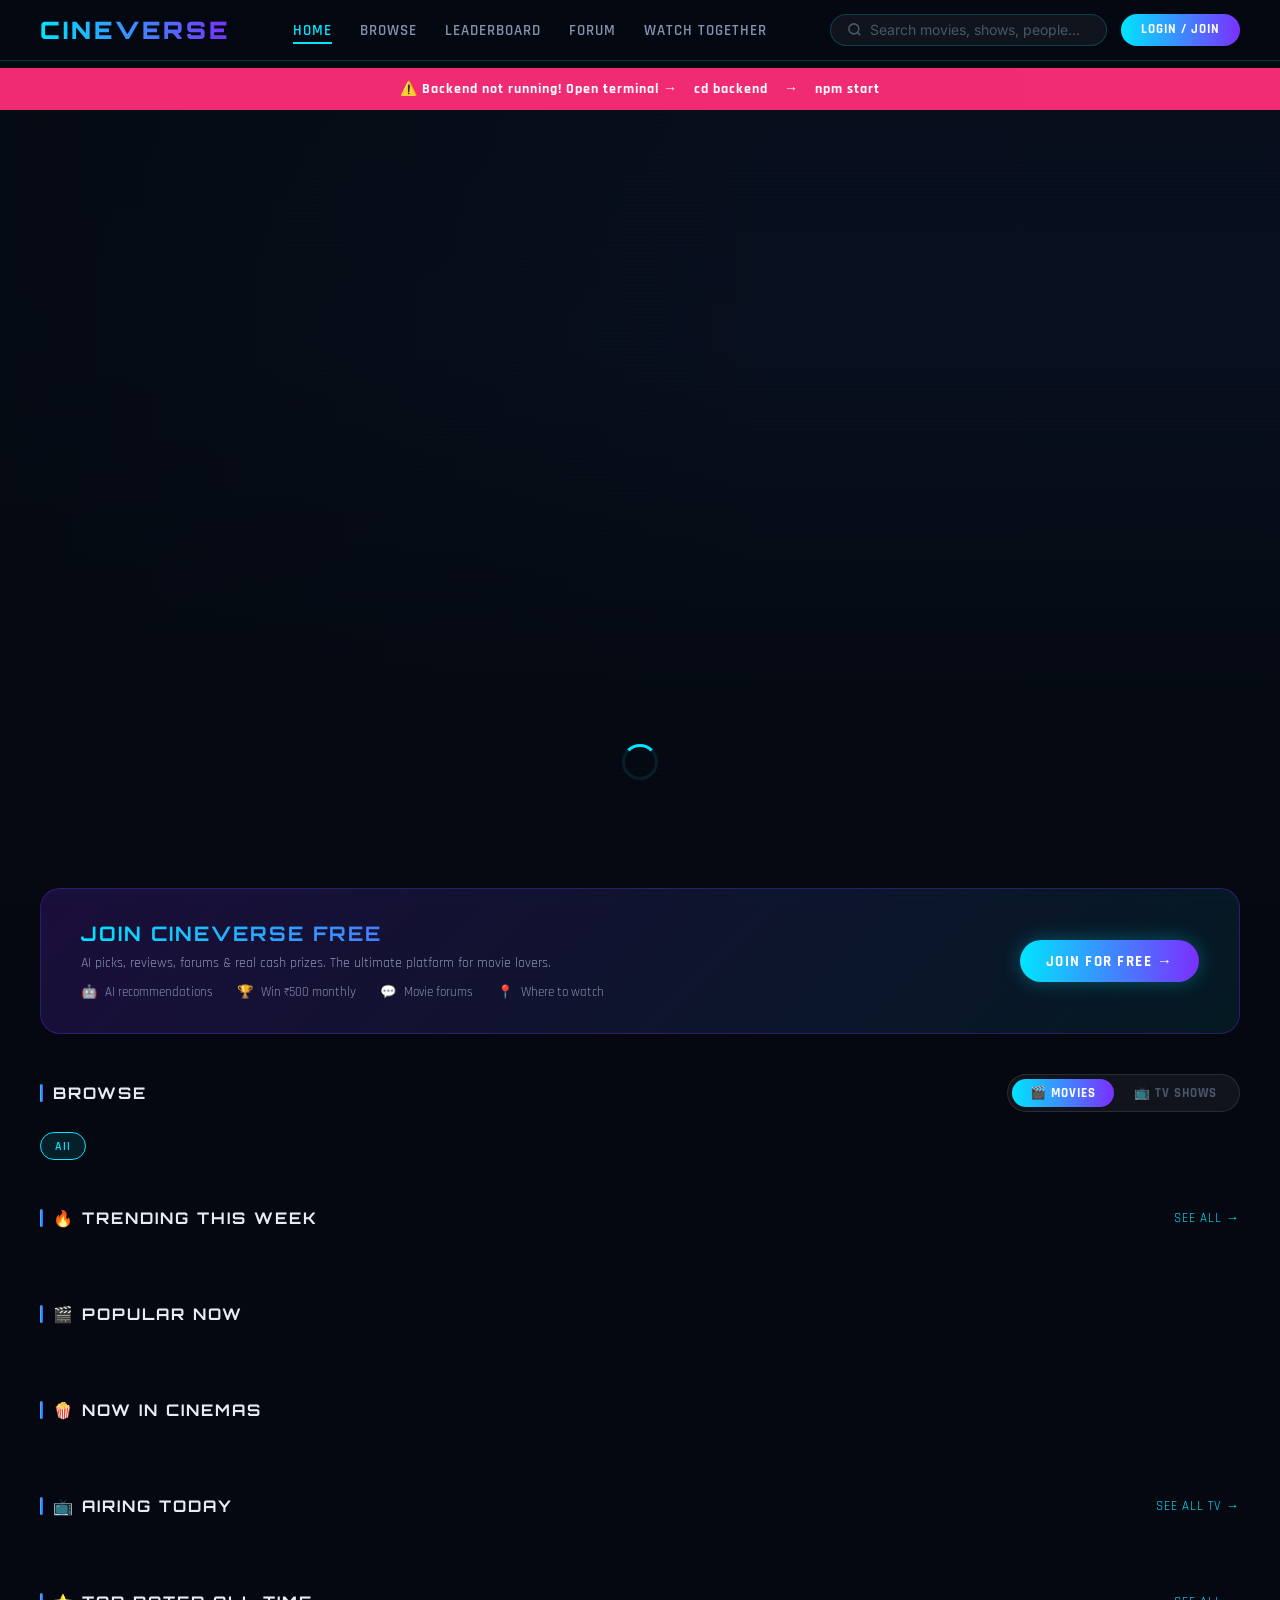
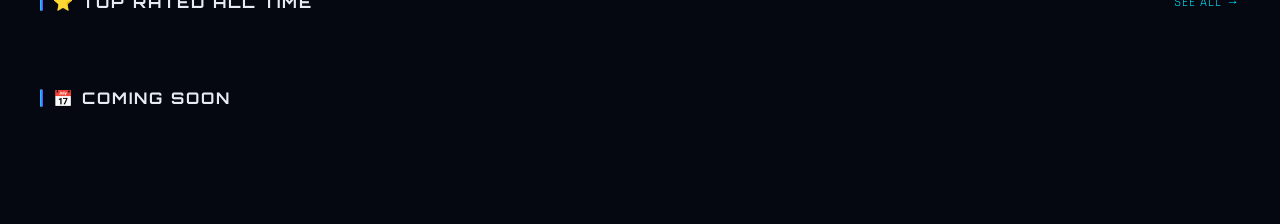
<file: person.html>
<!DOCTYPE html>
<html lang="en">
<head>
  <meta charset="UTF-8"/>
  <meta name="viewport" content="width=device-width,initial-scale=1.0"/>
  <title>CineVerse — Person</title>
  <link rel="stylesheet" href="css/style.css"/>
  <style>
    .person-hero { padding:5.5rem 2.5rem 2.5rem; display:flex; gap:3rem; align-items:flex-start; max-width:1100px; margin:0 auto; }
    .person-photo { width:220px; min-width:220px; border-radius:var(--radius-lg); border:2px solid var(--border-glow); box-shadow:var(--shadow-cyan),0 20px 60px rgba(0,0,0,.5); object-fit:cover; aspect-ratio:2/3; }
    .person-info h1 { font-family:var(--font-display); font-size:clamp(1.6rem,4vw,2.5rem); font-weight:900; margin-bottom:.75rem; }
    .person-bio { font-size:.9rem; line-height:1.75; color:var(--text-secondary); max-width:700px; }
    .person-bio.collapsed { display:-webkit-box; -webkit-line-clamp:4; -webkit-box-orient:vertical; overflow:hidden; }
    .read-more { background:none; border:none; color:var(--accent-cyan); font-family:var(--font-ui); font-size:.82rem; cursor:pointer; margin-top:.5rem; }
    .info-pill { display:inline-flex; align-items:center; gap:.5rem; padding:4px 14px; border-radius:20px; background:rgba(255,255,255,.05); border:1px solid rgba(255,255,255,.08); font-family:var(--font-ui); font-size:.78rem; color:var(--text-secondary); }
    @media(max-width:768px){ .person-hero{flex-direction:column;align-items:center;text-align:center;padding:5.5rem 1rem 2rem;} .person-photo{width:160px;min-width:160px;} }
  </style>
</head>
<body>
<nav class="navbar">
  <a href="index.html" class="nav-logo">CINEVERSE</a>
  <ul class="nav-links">
    <li><a href="index.html">HOME</a></li>
    <li><a href="search.html">BROWSE</a></li>
    <li><a href="forum.html">FORUM</a></li>
  </ul>
  <div class="nav-right">
    <div id="navAuthArea"><button class="btn-login-nav" onclick="window.location.href='index.html'">LOGIN / JOIN</button></div>
  </div>
</nav>

<div class="main-content" id="mainContent">
  <div class="loading-container" style="padding-top:38vh"><div class="spinner"></div><span style="font-family:var(--font-ui);letter-spacing:3px;font-size:.8rem">LOADING...</span></div>
</div>

<script src="js/api.js"></script>
<script src="js/nav.js"></script>
<script>
const params   = new URLSearchParams(location.search);
const personId = parseInt(params.get('id'));
if (!personId) window.location.href = 'index.html';

document.addEventListener('DOMContentLoaded', async () => {
  currentUser = await initNav();

  const d = await CV.tmdbPerson(personId);
  if (!d?.person) {
    document.getElementById('mainContent').innerHTML = '<div class="loading-container" style="padding-top:30vh"><p style="color:var(--text-dim)">Person not found.</p></div>';
    return;
  }
  const p = d.person;
  document.title = `CineVerse — ${p.name}`;
  renderPerson(p);
});

function renderPerson(p) {
  const credits  = [...(p.movie_credits?.cast||[]), ...(p.tv_credits?.cast||[])];
  const crewCredits = [...(p.movie_credits?.crew||[]), ...(p.tv_credits?.crew||[])];
  const allWork  = [...credits].sort((a,b) => (b.popularity||0) - (a.popularity||0));
  const knownFor = allWork.slice(0,12);
  const age      = p.birthday ? Math.floor((new Date()-new Date(p.birthday))/(365.25*24*60*60*1000)) : null;
  const ext      = p.external_ids || {};

  document.getElementById('mainContent').innerHTML = `
    <div class="person-hero">
      <img class="person-photo" src="${p.profile_path ? CV.profileUrl(p.profile_path,'w342') : CV.PLACEHOLDER}" alt="${p.name}" onerror="this.src='${CV.PLACEHOLDER}'"/>
      <div class="person-info">
        <h1>${p.name}</h1>
        <div style="display:flex;gap:.75rem;flex-wrap:wrap;margin-bottom:1.25rem">
          ${p.known_for_department?`<div class="info-pill">🎭 ${p.known_for_department}</div>`:''}
          ${p.birthday?`<div class="info-pill">🎂 Born ${CV.formatDate(p.birthday)}${age?` (${age} yrs)`:''}</div>`:''}
          ${p.place_of_birth?`<div class="info-pill">📍 ${p.place_of_birth}</div>`:''}
          ${p.deathday?`<div class="info-pill">✝️ ${CV.formatDate(p.deathday)}</div>`:''}
        </div>
        ${p.biography?`
          <p class="person-bio collapsed" id="personBio">${p.biography}</p>
          <button class="read-more" id="readMoreBtn" onclick="toggleBio()">Read more ↓</button>
        `:''}
        <div style="display:flex;gap:.75rem;flex-wrap:wrap;margin-top:1.25rem">
          ${ext.imdb_id?`<a href="https://www.imdb.com/name/${ext.imdb_id}" target="_blank" rel="noopener" class="btn btn-ghost btn-sm">🎬 IMDb</a>`:''}
          ${ext.instagram_id?`<a href="https://instagram.com/${ext.instagram_id}" target="_blank" rel="noopener" class="btn btn-ghost btn-sm">📸 Instagram</a>`:''}
          ${ext.twitter_id?`<a href="https://twitter.com/${ext.twitter_id}" target="_blank" rel="noopener" class="btn btn-ghost btn-sm">🐦 Twitter</a>`:''}
        </div>
      </div>
    </div>

    <div style="max-width:1100px;margin:0 auto;padding:0 2.5rem 4rem">
      ${knownFor.length?`
        <div class="section-header" style="margin-top:0"><div class="section-title">🎬 KNOWN FOR</div></div>
        <div class="movies-row" style="margin-bottom:2.5rem">
          ${knownFor.map(m=>`
            <div class="movie-card" onclick="window.location.href='movie.html?id=${m.id}&type=${m.media_type||'movie'}'">
              <img src="${CV.posterUrl(m.poster_path,'w342')}" alt="${esc(m.title||m.name)}" loading="lazy" onerror="this.src='${CV.PLACEHOLDER}'"/>
              <div class="movie-card-overlay">
                <div class="movie-card-title">${m.title||m.name}</div>
                <div class="movie-card-meta"><span class="rating-badge">⭐ ${m.vote_average?.toFixed(1)||'N/A'}</span><span>${CV.getYear(m.release_date||m.first_air_date)}</span></div>
              </div>
            </div>`).join('')}
        </div>`:''}

      ${crewCredits.filter(c=>c.job==='Director').length?`
        <div class="section-header"><div class="section-title">🎥 DIRECTED</div></div>
        <div class="movies-row" style="margin-bottom:2.5rem">
          ${crewCredits.filter(c=>c.job==='Director').sort((a,b)=>(b.popularity||0)-(a.popularity||0)).slice(0,12).map(m=>`
            <div class="movie-card" onclick="window.location.href='movie.html?id=${m.id}&type=${m.media_type||'movie'}'">
              <img src="${CV.posterUrl(m.poster_path,'w342')}" alt="${esc(m.title||m.name)}" loading="lazy" onerror="this.src='${CV.PLACEHOLDER}'"/>
              <div class="movie-card-overlay">
                <div class="movie-card-title">${m.title||m.name}</div>
                <div class="movie-card-meta"><span class="rating-badge">⭐ ${m.vote_average?.toFixed(1)||'N/A'}</span></div>
              </div>
            </div>`).join('')}
        </div>`:''}

      <div class="section-header"><div class="section-title">📋 FULL FILMOGRAPHY</div></div>
      <div style="display:grid;gap:.5rem">
        ${allWork.slice(0,30).map(m=>`
          <div onclick="window.location.href='movie.html?id=${m.id}&type=${m.media_type||'movie'}'" style="display:flex;align-items:center;gap:1rem;padding:.75rem 1rem;background:var(--bg-card);border:1px solid rgba(255,255,255,.06);border-radius:var(--radius-md);cursor:pointer;transition:var(--transition)" onmouseover="this.style.borderColor='var(--border-glow)'" onmouseout="this.style.borderColor='rgba(255,255,255,.06)'">
            <img src="${CV.posterUrl(m.poster_path,'w92')}" style="width:36px;height:54px;border-radius:4px;object-fit:cover;flex-shrink:0" onerror="this.src='${CV.PLACEHOLDER}'"/>
            <div style="flex:1">
              <div style="font-family:var(--font-ui);font-weight:700;font-size:.9rem;color:var(--text-primary)">${m.title||m.name}</div>
              <div style="font-size:.75rem;color:var(--text-dim)">${m.character?`as ${m.character} · `:''} ${CV.getYear(m.release_date||m.first_air_date)||'TBA'}</div>
            </div>
            <div class="rating-badge" style="flex-shrink:0">⭐ ${m.vote_average?.toFixed(1)||'N/A'}</div>
          </div>`).join('')}
      </div>
    </div>`;
}

let bioExpanded = false;
function toggleBio() {
  const bio = document.getElementById('personBio');
  const btn = document.getElementById('readMoreBtn');
  bioExpanded = !bioExpanded;
  bio.classList.toggle('collapsed', !bioExpanded);
  btn.textContent = bioExpanded ? 'Read less ↑' : 'Read more ↓';
}

function esc(s) { return (s||'').replace(/'/g,"\\'").replace(/"/g,'&quot;'); }
</script>
</body>
</html>
</file>
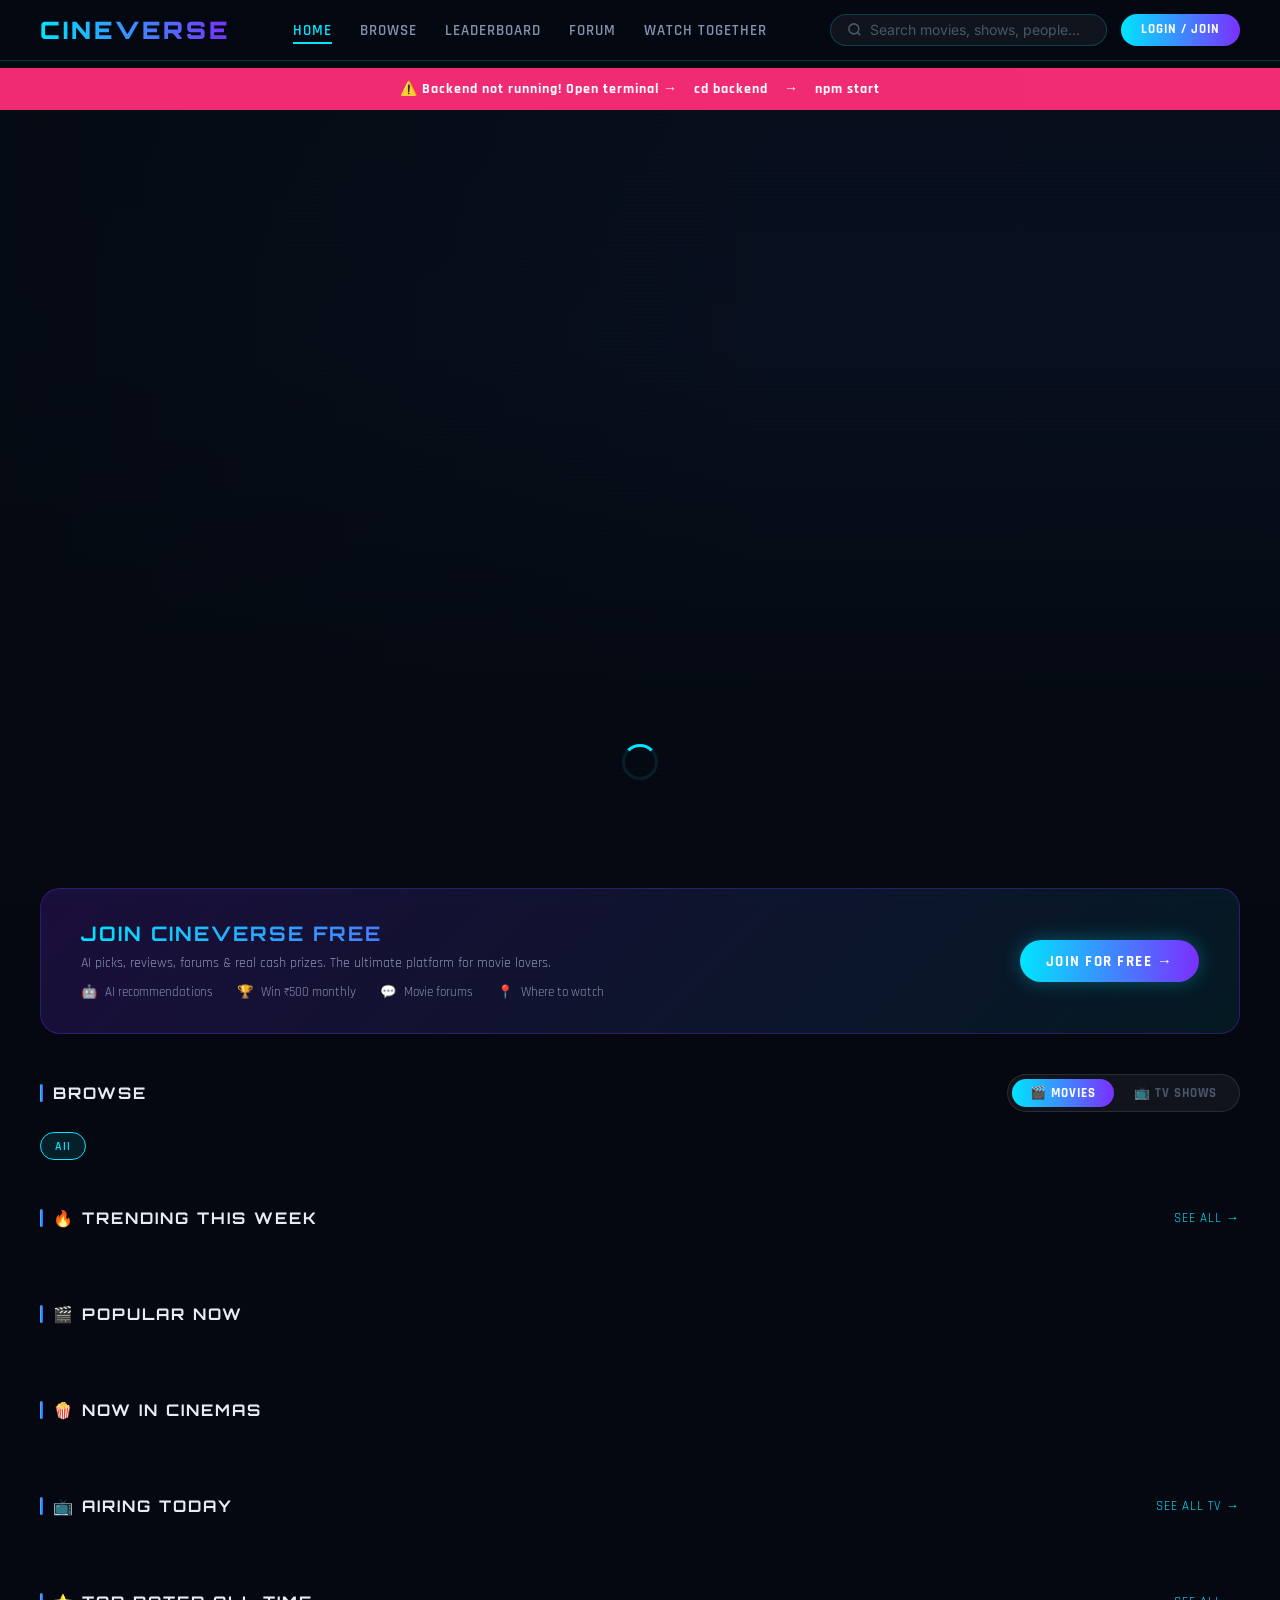
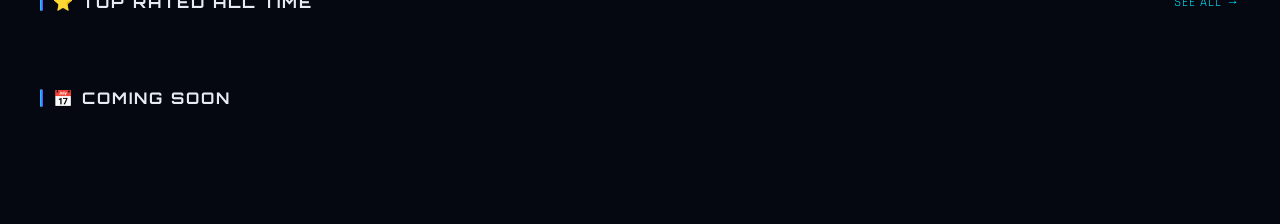
<file: profile.html>
<!DOCTYPE html>
<html lang="en">
<head>
  <meta charset="UTF-8"/>
  <meta name="viewport" content="width=device-width,initial-scale=1.0"/>
  <title>CineVerse — Profile</title>
  <link rel="stylesheet" href="css/style.css"/>
  <style>
    .profile-hero { padding:5.5rem 2.5rem 2.5rem; background:linear-gradient(180deg,rgba(123,47,255,.09) 0%,transparent 100%); border-bottom:1px solid rgba(255,255,255,.05); }
    .profile-top  { display:flex; align-items:flex-end; gap:2rem; max-width:860px; margin:0 auto; }
    .p-avatar-big { width:105px; height:105px; border-radius:50%; font-size:3rem; display:flex; align-items:center; justify-content:center; border:3px solid var(--accent-cyan); box-shadow:var(--shadow-cyan); cursor:pointer; transition:var(--transition); flex-shrink:0; }
    .p-avatar-big:hover { transform:scale(1.06); border-color:var(--accent-purple); }
    .profile-details h1 { font-family:var(--font-display); font-size:1.8rem; font-weight:900; margin-bottom:.25rem; }
    .profile-username { color:var(--accent-cyan); font-family:var(--font-ui); font-size:.95rem; letter-spacing:2px; margin-bottom:.625rem; }
    .p-badge { padding:3px 12px; border-radius:20px; font-family:var(--font-ui); font-size:.72rem; font-weight:700; letter-spacing:1px; }
    .badge-level { background:rgba(123,47,255,.18); border:1px solid var(--accent-purple); color:var(--accent-purple); }
    .badge-prize { background:rgba(255,215,0,.12); border:1px solid var(--accent-gold); color:var(--accent-gold); }

    .xp-section { max-width:860px; margin:1.5rem auto 0; }
    .xp-bar-wrap { background:rgba(255,255,255,.05); border-radius:10px; height:9px; overflow:hidden; margin-top:.375rem; }
    .xp-bar-fill { height:100%; background:var(--grad-accent); border-radius:10px; transition:width 1s cubic-bezier(.4,0,.2,1); box-shadow:0 0 10px rgba(0,229,255,.45); }

    .stats-row { display:grid; grid-template-columns:repeat(5,1fr); gap:.875rem; max-width:860px; margin:1.75rem auto 0; padding:0 2.5rem; }
    .stat-card { text-align:center; padding:1rem; background:var(--bg-card); border:1px solid rgba(255,255,255,.06); border-radius:var(--radius-md); transition:var(--transition); }
    .stat-card:hover { border-color:var(--border-glow); }
    .stat-card-val { font-family:var(--font-display); font-size:1.6rem; font-weight:700; background:var(--grad-accent); -webkit-background-clip:text; -webkit-text-fill-color:transparent; background-clip:text; }
    .stat-card-lbl { font-family:var(--font-ui); font-size:.65rem; color:var(--text-dim); letter-spacing:1.5px; margin-top:.2rem; }

    .profile-content { max-width:860px; margin:1.75rem auto; padding:0 2.5rem 5rem; }

    .wl-grid { display:grid; grid-template-columns:repeat(auto-fill,minmax(110px,1fr)); gap:.875rem; }
    .wl-item  { position:relative; border-radius:var(--radius-sm); overflow:hidden; cursor:pointer; transition:var(--transition); }
    .wl-item:hover { transform:translateY(-4px); }
    .wl-item img   { width:100%; aspect-ratio:2/3; object-fit:cover; display:block; }
    .wl-remove     { position:absolute; top:5px; right:5px; width:24px; height:24px; background:rgba(255,45,120,.9); border:none; border-radius:50%; color:#fff; font-size:.8rem; cursor:pointer; display:none; align-items:center; justify-content:center; }
    .wl-item:hover .wl-remove { display:flex; }
    .watched-badge { position:absolute; bottom:0; left:0; right:0; background:rgba(0,229,255,.85); color:var(--bg-primary); font-family:var(--font-ui); font-size:.62rem; font-weight:700; letter-spacing:1px; text-align:center; padding:3px; }

    .ach-grid { display:grid; grid-template-columns:repeat(auto-fill,minmax(190px,1fr)); gap:.875rem; }
    .ach-card { display:flex; gap:.875rem; align-items:center; padding:1rem; background:var(--bg-card); border:1px solid; border-radius:var(--radius-md); transition:var(--transition); }
    .ach-card.locked    { opacity:.38; border-color:rgba(255,255,255,.05); }
    .ach-card.unlocked  { border-color:var(--border-glow); }
    .ach-icon { font-size:1.8rem; flex-shrink:0; }

    .upi-section { background:var(--bg-card); border:1px solid rgba(255,215,0,.2); border-radius:var(--radius-lg); padding:1.375rem; margin-bottom:1.75rem; }

    /* Avatar Modal */
    .avatar-grid  { display:grid; grid-template-columns:repeat(6,1fr); gap:.625rem; margin-bottom:1.25rem; }
    .avatar-option { width:52px; height:52px; border-radius:50%; font-size:1.6rem; display:flex; align-items:center; justify-content:center; cursor:pointer; border:2px solid rgba(255,255,255,.08); transition:var(--transition); }
    .avatar-option:hover,.avatar-option.selected { border-color:var(--accent-cyan); transform:scale(1.1); }
    .color-grid  { display:flex; gap:.625rem; justify-content:center; margin-bottom:1.25rem; }
    .color-option { width:34px; height:34px; border-radius:50%; cursor:pointer; border:2px solid transparent; transition:var(--transition); }
    .color-option:hover,.color-option.selected { border-color:#fff; transform:scale(1.15); }

    @media(max-width:768px) { .profile-top{flex-direction:column;align-items:center;text-align:center} .stats-row{grid-template-columns:repeat(3,1fr);padding:0 1rem} .profile-content{padding:0 1rem 4rem} }
  </style>
</head>
<body>
<!-- Avatar Modal -->
<div class="modal-overlay" id="avatarModal">
  <div class="modal-card" style="width:460px">
    <h2 style="font-family:var(--font-display);font-size:.88rem;letter-spacing:3px;color:var(--accent-cyan);margin-bottom:1.25rem;text-align:center">🎭 CHOOSE YOUR AVATAR</h2>
    <p style="font-family:var(--font-ui);font-size:.72rem;color:var(--text-dim);letter-spacing:2px;margin-bottom:.625rem">SELECT EMOJI</p>
    <div class="avatar-grid" id="avatarGrid"></div>
    <p style="font-family:var(--font-ui);font-size:.72rem;color:var(--text-dim);letter-spacing:2px;margin-bottom:.625rem">SELECT COLOUR</p>
    <div class="color-grid" id="colorGrid"></div>
    <div style="display:flex;gap:.875rem;justify-content:center">
      <button class="btn btn-primary" onclick="saveAvatar()">SAVE</button>
      <button class="btn btn-ghost"   onclick="closeAvatarModal()">CANCEL</button>
    </div>
    <button onclick="closeAvatarModal()" style="position:absolute;top:1rem;right:1rem;background:none;border:none;color:var(--text-dim);cursor:pointer;font-size:1.25rem">✕</button>
  </div>
</div>

<nav class="navbar">
  <a href="index.html" class="nav-logo">CINEVERSE</a>
  <ul class="nav-links">
    <li><a href="index.html">HOME</a></li>
    <li><a href="leaderboard.html">LEADERBOARD</a></li>
    <li><a href="forum.html">FORUM</a></li>
    <li><a href="profile.html" class="active">PROFILE</a></li>
  </ul>
  <div class="nav-right">
    <button class="btn btn-ghost btn-sm" onclick="CV.logout()">LOGOUT</button>
    <div class="nav-avatar" id="navAvatar" onclick="openAvatarModal()" title="Change avatar">🎬</div>
  </div>
</nav>

<div class="main-content" id="profileMain">
  <div class="loading-container" style="padding-top:35vh"><div class="spinner"></div></div>
</div>

<script src="js/api.js"></script>
<script src="js/nav.js"></script>
<script>
if (!CV.isLoggedIn()) window.location.href='index.html';

let currentUser=null, pendingEmoji=null, pendingColor=null;

const LEVELS=[
  {level:1,name:'Rookie Viewer',       minXP:0,   maxXP:100},
  {level:2,name:'Film Buff',           minXP:100, maxXP:250},
  {level:3,name:'Cine Enthusiast',     minXP:250, maxXP:500},
  {level:4,name:'Movie Critic',        minXP:500, maxXP:1000},
  {level:5,name:'Cinema Maestro',      minXP:1000,maxXP:2000},
  {level:6,name:'Legendary Cinephile', minXP:2000,maxXP:Infinity},
];
function getLevelInfo(xp){for(const l of LEVELS)if(xp>=l.minXP&&xp<l.maxXP)return l;return LEVELS[LEVELS.length-1];}
function getXPProgress(xp){const l=getLevelInfo(xp);if(l.maxXP===Infinity)return 100;return Math.round(((xp-l.minXP)/(l.maxXP-l.minXP))*100);}

document.addEventListener('DOMContentLoaded', async()=>{
  currentUser = await initNav();
  if(!currentUser){window.location.href='index.html';return;}
  renderProfile();
  setupAvatarModal();
});

function renderProfile(){
  const u=currentUser;
  const li=getLevelInfo(u.xp||0), xpPct=getXPProgress(u.xp||0);
  const joinDate=new Date(u.createdAt||u.joined||Date.now()).toLocaleDateString('en-US',{month:'long',year:'numeric'});
  const rewards=(u.rewards||[]).filter(r=>r.prize>0);

  document.getElementById('profileMain').innerHTML=`
    <div class="profile-hero">
      <div class="profile-top">
        <div class="p-avatar-big" id="pAvatarBig" style="background:${CV.AVATAR_COLORS[u.avatarColor||0]}" onclick="openAvatarModal()" title="Click to change">${u.avatarEmoji||'🎬'}</div>
        <div class="profile-details">
          <h1>${u.name}</h1>
          <div class="profile-username">@${u.username}</div>
          <div style="display:flex;gap:.625rem;flex-wrap:wrap">
            <div class="p-badge badge-level">⚡ ${li.name}</div>
            <div class="p-badge" style="background:rgba(0,229,255,.08);border:1px solid var(--border-glow);color:var(--text-secondary)">📅 ${joinDate.toUpperCase()}</div>
            ${rewards.length?`<div class="p-badge badge-prize">🏆 PRIZE WINNER</div>`:''}
            ${u.isVerified?`<div class="p-badge" style="background:rgba(0,230,118,.1);border:1px solid var(--accent-green);color:var(--accent-green)">✓ VERIFIED</div>`:''}
          </div>
        </div>
      </div>
      <div class="xp-section">
        <div style="display:flex;justify-content:space-between;align-items:center;margin-bottom:.2rem">
          <span style="font-family:var(--font-ui);font-size:.78rem;color:var(--text-secondary)">${li.name.toUpperCase()} — LEVEL ${li.level}</span>
          <span style="font-family:var(--font-display);font-size:.82rem;color:var(--accent-cyan)">${u.xp||0} XP</span>
        </div>
        <div class="xp-bar-wrap"><div class="xp-bar-fill" id="xpFill" style="width:0%"></div></div>
        <div style="display:flex;justify-content:space-between;font-family:var(--font-ui);font-size:.72rem;color:var(--text-dim);margin-top:.2rem"><span>${li.minXP} XP</span><span>${li.maxXP===Infinity?'MAX':li.maxXP+' XP'}</span></div>
      </div>
    </div>

    <div class="stats-row">
      <div class="stat-card"><div class="stat-card-val">${(u.watched||[]).length}</div><div class="stat-card-lbl">WATCHED</div></div>
      <div class="stat-card"><div class="stat-card-val">${(u.favorites||[]).length}</div><div class="stat-card-lbl">FAVOURITES</div></div>
      <div class="stat-card"><div class="stat-card-val">${(u.watchlist||[]).length}</div><div class="stat-card-lbl">WATCHLIST</div></div>
      <div class="stat-card"><div class="stat-card-val">${u.xp||0}</div><div class="stat-card-lbl">TOTAL XP</div></div>
      <div class="stat-card"><div class="stat-card-val">${rewards.length}</div><div class="stat-card-lbl">PRIZES WON</div></div>
    </div>

    <div class="profile-content">
      <!-- UPI -->
      <div class="upi-section">
        <h3 style="font-family:var(--font-display);font-size:.82rem;letter-spacing:2px;color:var(--accent-gold);margin-bottom:.875rem">💰 UPI ID FOR PRIZE PAYOUT</h3>
        <p style="font-family:var(--font-ui);font-size:.82rem;color:var(--text-secondary);margin-bottom:.875rem">Top 3 monthly users win ₹500/₹300/₹100 via UPI. Add your UPI ID to receive prizes.</p>
        <div style="display:flex;gap:.875rem;flex-wrap:wrap">
          <input type="text" id="upiInput" class="form-input" style="max-width:300px" placeholder="yourname@upi or 9876543210@paytm" value="${u.upiId||''}"/>
          <button class="btn btn-gold btn-sm" onclick="saveUPI()">SAVE UPI</button>
        </div>
        ${rewards.length?`<div style="margin-top:1rem"><p style="font-family:var(--font-ui);font-size:.75rem;color:var(--text-dim);letter-spacing:1px;margin-bottom:.5rem">YOUR PRIZES</p><div style="display:flex;gap:.75rem;flex-wrap:wrap">${rewards.map(r=>`<div style="padding:6px 14px;border-radius:20px;background:rgba(255,215,0,.1);border:1px solid var(--accent-gold);font-family:var(--font-ui);font-size:.78rem;color:var(--accent-gold)">🏆 ${r.month} · Rank #${r.rank} · ₹${r.prize} · ${r.paid?'✅ Paid':'⏳ Pending'}</div>`).join('')}</div></div>`:''}
      </div>

      <div class="tabs">
        <button class="tab-btn active" onclick="showPTab('watchlist')">WATCHLIST (${(u.watchlist||[]).length})</button>
        <button class="tab-btn" onclick="showPTab('watched')">WATCHED (${(u.watched||[]).length})</button>
        <button class="tab-btn" onclick="showPTab('favorites')">FAVOURITES (${(u.favorites||[]).length})</button>
        <button class="tab-btn" onclick="showPTab('achievements')">ACHIEVEMENTS</button>
      </div>

      <div id="ptab-watchlist" class="tab-content active">${renderMovieGrid(u.watchlist||[], false)}</div>
      <div id="ptab-watched"   class="tab-content">${renderMovieGrid(u.watched||[], true)}</div>
      <div id="ptab-favorites" class="tab-content">${renderMovieGrid(u.favorites||[], false, true)}</div>
      <div id="ptab-achievements" class="tab-content">${renderAchievements(u)}</div>
    </div>`;

  setTimeout(()=>{ const f=document.getElementById('xpFill'); if(f)f.style.width=xpPct+'%'; },300);
}

function renderMovieGrid(items, showWatchedBadge=false, isFav=false){
  if(!items.length)return`<div style="text-align:center;padding:3rem;font-family:var(--font-ui)"><div style="font-size:2.5rem;margin-bottom:.75rem">${isFav?'❤️':showWatchedBadge?'✅':'📋'}</div><p style="color:var(--text-dim)">Nothing here yet.</p><a href="index.html" class="btn btn-primary" style="margin-top:1rem;display:inline-flex">BROWSE MOVIES</a></div>`;
  return`<div class="wl-grid">${items.map(m=>`<div class="wl-item" onclick="window.location.href='movie.html?id=${m.movieId}'"><img src="${m.posterPath?'https://image.tmdb.org/t/p/w342'+m.posterPath:CV.PLACEHOLDER}" alt="" onerror="this.src='${CV.PLACEHOLDER}'"/>${showWatchedBadge?'<div class="watched-badge">✓ WATCHED</div>':''}${!showWatchedBadge?`<button class="wl-remove" onclick="event.stopPropagation();removeItem('${isFav?'fav':'wl'}',${m.movieId},'${esc(m.title)}')">✕</button>`:''}</div>`).join('')}</div>`;
}

function renderAchievements(u){
  const watched=(u.watched||[]).length, favs=(u.favorites||[]).length, wl=(u.watchlist||[]).length, xp=u.xp||0, prizes=(u.rewards||[]).filter(r=>r.prize>0).length;
  const achs=[
    {icon:'🌱',name:'First Steps',   desc:'Create your account',       unlocked:true},
    {icon:'✅',name:'First Watch',   desc:'Mark your first movie watched', unlocked:watched>=1},
    {icon:'🎬',name:'Cinephile',     desc:'Watch 5 movies',            unlocked:watched>=5},
    {icon:'🎥',name:'Movie Buff',    desc:'Watch 20 movies',           unlocked:watched>=20},
    {icon:'❤️',name:'Film Lover',    desc:'Add 5 favourites',          unlocked:favs>=5},
    {icon:'💕',name:'Devotee',       desc:'Add 15 favourites',         unlocked:favs>=15},
    {icon:'📋',name:'Curator',       desc:'10 in watchlist',           unlocked:wl>=10},
    {icon:'✍️',name:'First Review',  desc:'Post your first review',    unlocked:xp>=25},
    {icon:'⚡',name:'Power User',    desc:'Reach 500 XP',              unlocked:xp>=500},
    {icon:'🔥',name:'On Fire',       desc:'Reach 1000 XP',             unlocked:xp>=1000},
    {icon:'🌟',name:'Legend',        desc:'Reach 2000 XP',             unlocked:xp>=2000},
    {icon:'💰',name:'Prize Winner',  desc:'Win a monthly prize',       unlocked:prizes>=1},
    {icon:'🏆',name:'Champion',      desc:'Win 3 monthly prizes',      unlocked:prizes>=3},
  ];
  return`<div class="ach-grid">${achs.map(a=>`<div class="ach-card ${a.unlocked?'unlocked':'locked'}"><div class="ach-icon">${a.unlocked?a.icon:'🔒'}</div><div><div style="font-family:var(--font-ui);font-weight:700;font-size:.875rem;color:var(--text-primary)">${a.name}</div><div style="font-size:.72rem;color:var(--text-dim)">${a.desc}</div></div></div>`).join('')}</div>`;
}

function showPTab(name){document.querySelectorAll('.tab-content').forEach(t=>t.classList.remove('active'));document.querySelectorAll('.tab-btn').forEach(b=>b.classList.remove('active'));document.getElementById('ptab-'+name)?.classList.add('active');document.querySelectorAll('.tab-btn').forEach(b=>{if(b.textContent.toLowerCase().includes(name==='favorites'?'favour':name))b.classList.add('active');});}

async function saveUPI(){const id=document.getElementById('upiInput')?.value.trim();if(!id)return;try{await CV.updateUPI(id);CV.showToast('UPI ID saved! ✓','success');currentUser=await CV.getCurrentUser(true);}catch(e){CV.showToast(e.message,'error');}}

async function removeItem(type,movieId,title){
  try{
    if(type==='fav')await CV.toggleFavorite(movieId,title,'');
    else await CV.toggleWatchlist(movieId,title,'');
    CV.showToast('Removed','info');currentUser=await CV.getCurrentUser(true);renderProfile();CV.updateNavAvatar(currentUser);
  }catch(e){CV.showToast(e.message,'error');}
}

// ── AVATAR MODAL ──
function setupAvatarModal(){
  pendingEmoji=currentUser.avatarEmoji||'🎬'; pendingColor=currentUser.avatarColor||0;
  const grid=document.getElementById('avatarGrid');
  CV.AVATARS.forEach(emoji=>{const d=document.createElement('div');d.className='avatar-option'+(emoji===pendingEmoji?' selected':'');d.textContent=emoji;d.style.background=CV.AVATAR_COLORS[pendingColor];d.onclick=()=>{pendingEmoji=emoji;document.querySelectorAll('.avatar-option').forEach(x=>{x.classList.remove('selected');x.style.background=CV.AVATAR_COLORS[pendingColor];});d.classList.add('selected');};grid.appendChild(d);});
  const cg=document.getElementById('colorGrid');
  CV.AVATAR_COLORS.forEach((color,idx)=>{const d=document.createElement('div');d.className='color-option'+(idx===pendingColor?' selected':'');d.style.background=color;d.onclick=()=>{pendingColor=idx;document.querySelectorAll('.color-option').forEach((x,i)=>x.classList.toggle('selected',i===idx));document.querySelectorAll('.avatar-option').forEach(x=>x.style.background=color);};cg.appendChild(d);});
}
function openAvatarModal(){ document.getElementById('avatarModal').classList.add('open'); }
function closeAvatarModal(){ document.getElementById('avatarModal').classList.remove('open'); }
async function saveAvatar(){
  try{const d=await CV.updateAvatar(pendingEmoji,pendingColor);currentUser=d.user;CV.clearUserCache();CV.updateNavAvatar(currentUser);document.getElementById('pAvatarBig').textContent=pendingEmoji;document.getElementById('pAvatarBig').style.background=CV.AVATAR_COLORS[pendingColor];closeAvatarModal();CV.showToast('Avatar updated! 🎭','success');}
  catch(e){CV.showToast(e.message,'error');}
}
document.getElementById('avatarModal').addEventListener('click',e=>{if(e.target.id==='avatarModal')closeAvatarModal();});

function esc(s){return(s||'').replace(/'/g,"\\'").replace(/"/g,'&quot;');}
</script>
</body>
</html>
</file>
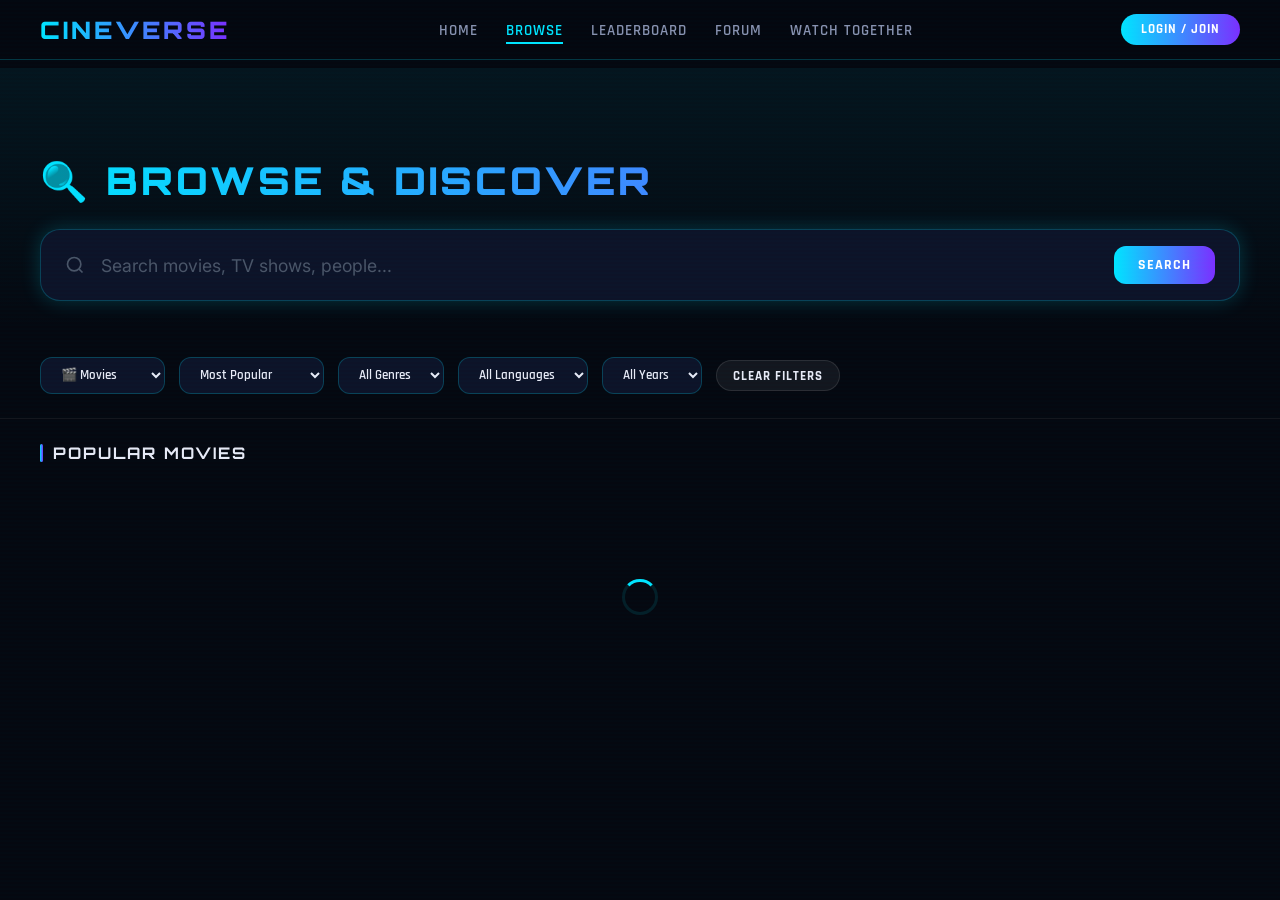
<file: search.html>
<!DOCTYPE html>
<html lang="en">
<head>
  <meta charset="UTF-8"/>
  <meta name="viewport" content="width=device-width,initial-scale=1.0"/>
  <title>CineVerse — Browse & Search</title>
  <link rel="stylesheet" href="css/style.css"/>
  <style>
    .search-hero { padding:5.5rem 2.5rem 2rem; background:linear-gradient(180deg,rgba(0,229,255,.06) 0%,transparent 100%); }
    .search-title { font-family:var(--font-display); font-size:clamp(1.6rem,4vw,2.4rem); font-weight:900; letter-spacing:3px; background:var(--grad-accent); -webkit-background-clip:text; -webkit-text-fill-color:transparent; background-clip:text; margin-bottom:1.5rem; }
    .search-big-bar { display:flex; gap:1rem; background:var(--bg-card); border:1px solid var(--border-glow); border-radius:var(--radius-lg); padding:1rem 1.5rem; align-items:center; box-shadow:var(--shadow-cyan); }
    .search-big-bar input { flex:1; background:none; border:none; outline:none; color:var(--text-primary); font-family:var(--font-body); font-size:1.1rem; }
    .search-big-bar input::placeholder { color:var(--text-dim); }
    .search-big-btn { background:var(--grad-accent); border:none; border-radius:var(--radius-md); padding:.625rem 1.5rem; color:#fff; font-family:var(--font-ui); font-size:.9rem; font-weight:700; letter-spacing:1px; cursor:pointer; transition:var(--transition); white-space:nowrap; }
    .search-big-btn:hover { transform:translateY(-1px); box-shadow:0 0 20px rgba(0,229,255,.4); }

    .filters-bar { display:flex; gap:.875rem; flex-wrap:wrap; padding:1.5rem 2.5rem; border-bottom:1px solid rgba(255,255,255,.06); align-items:center; }
    .filter-select { background:var(--bg-card); border:1px solid var(--border-glow); border-radius:var(--radius-md); padding:.5rem 1rem; color:var(--text-primary); font-family:var(--font-ui); font-size:.82rem; font-weight:600; cursor:pointer; outline:none; transition:var(--transition); }
    .filter-select:focus { border-color:var(--accent-cyan); }

    .results-area { padding:1.5rem 2.5rem 4rem; }
    .results-header { display:flex; justify-content:space-between; align-items:center; margin-bottom:1.25rem; }
    .results-count { font-family:var(--font-ui); font-size:.82rem; color:var(--text-dim); letter-spacing:1px; }

    .results-grid { display:grid; grid-template-columns:repeat(auto-fill,minmax(165px,1fr)); gap:1.25rem; }

    .load-more-btn { display:block; margin:2rem auto; padding:.875rem 3rem; background:transparent; border:1.5px solid var(--accent-cyan); border-radius:50px; color:var(--accent-cyan); font-family:var(--font-ui); font-size:.9rem; font-weight:700; letter-spacing:2px; cursor:pointer; transition:var(--transition); }
    .load-more-btn:hover { background:rgba(0,229,255,.1); transform:translateY(-2px); }
    .load-more-btn:disabled { opacity:.5; cursor:not-allowed; transform:none; }

    @media(max-width:768px) { .search-hero,.filters-bar,.results-area { padding-left:1rem; padding-right:1rem; } }
  </style>
</head>
<body>
<nav class="navbar">
  <a href="index.html" class="nav-logo">CINEVERSE</a>
  <ul class="nav-links">
    <li><a href="index.html">HOME</a></li>
    <li><a href="search.html" class="active">BROWSE</a></li>
    <li><a href="leaderboard.html">LEADERBOARD</a></li>
    <li><a href="forum.html">FORUM</a></li>
    <li><a href="watch-together.html">WATCH TOGETHER</a></li>
        <li id="navProfileLink" style="display:none"><a href="profile.html">PROFILE</a></li>
  </ul>
  <div class="nav-right">
    <div id="navAuthArea"><button class="btn-login-nav" onclick="window.location.href='index.html'">LOGIN / JOIN</button></div>
  </div>
</nav>

<div class="main-content">
  <div class="search-hero">
    <div class="search-title">🔍 BROWSE & DISCOVER</div>
    <div class="search-big-bar">
      <svg width="20" height="20" viewBox="0 0 24 24" fill="none" stroke="currentColor" stroke-width="2" style="color:var(--text-dim);flex-shrink:0"><circle cx="11" cy="11" r="8"/><path d="m21 21-4.35-4.35"/></svg>
      <input type="text" id="bigSearchInput" placeholder="Search movies, TV shows, people..." autocomplete="off"/>
      <button class="search-big-btn" onclick="doSearch()">SEARCH</button>
    </div>
  </div>

  <!-- FILTERS -->
  <div class="filters-bar">
    <select class="filter-select" id="filterType" onchange="applyFilters()">
      <option value="movie">🎬 Movies</option>
      <option value="tv">📺 TV Shows</option>
    </select>
    <select class="filter-select" id="filterSort" onchange="applyFilters()">
      <option value="popularity.desc">Most Popular</option>
      <option value="vote_average.desc">Highest Rated</option>
      <option value="release_date.desc">Newest First</option>
      <option value="release_date.asc">Oldest First</option>
      <option value="revenue.desc">Highest Grossing</option>
    </select>
    <select class="filter-select" id="filterGenre" onchange="applyFilters()">
      <option value="">All Genres</option>
    </select>
    <select class="filter-select" id="filterLang" onchange="applyFilters()">
      <option value="">All Languages</option>
      <option value="en">English</option>
      <option value="hi">Hindi</option>
      <option value="ta">Tamil</option>
      <option value="te">Telugu</option>
      <option value="ml">Malayalam</option>
      <option value="ko">Korean</option>
      <option value="ja">Japanese</option>
      <option value="es">Spanish</option>
      <option value="fr">French</option>
      <option value="de">German</option>
    </select>
    <select class="filter-select" id="filterYear" onchange="applyFilters()">
      <option value="">All Years</option>
    </select>
    <button class="btn btn-ghost btn-sm" onclick="clearFilters()">CLEAR FILTERS</button>
  </div>

  <!-- RESULTS -->
  <div class="results-area">
    <div class="results-header">
      <div class="section-title" id="resultsTitle">POPULAR MOVIES</div>
      <div class="results-count" id="resultsCount"></div>
    </div>
    <div class="results-grid" id="resultsGrid">
      <div class="loading-container" style="grid-column:1/-1"><div class="spinner"></div></div>
    </div>
    <button class="load-more-btn" id="loadMoreBtn" onclick="loadMore()" style="display:none">LOAD MORE</button>
  </div>
</div>

<script src="js/api.js"></script>
<script src="js/nav.js"></script>
<script>
let currentUser = null;
let currentPage = 1;
let currentQuery = '';
let totalPages   = 1;
let isLoading    = false;

const urlParams = new URLSearchParams(location.search);

document.addEventListener('DOMContentLoaded', async () => {
  currentUser = await initNav();
  await populateGenres();
  populateYears();

  // Handle URL params
  const q     = urlParams.get('q');
  const sort  = urlParams.get('sort');
  const type  = urlParams.get('type');
  const genre = urlParams.get('genre');
  const filter= urlParams.get('filter');

  if (type)  document.getElementById('filterType').value = type;
  if (sort === 'top_rated')  document.getElementById('filterSort').value = 'vote_average.desc';
  if (sort === 'trending')   {} // handled below
  if (genre) document.getElementById('filterGenre').value = genre;
  if (q)     { document.getElementById('bigSearchInput').value = q; currentQuery = q; }

  if (filter === 'now_playing') { await loadNowPlaying(); return; }
  if (sort   === 'trending')    { await loadTrending(); return; }
  if (q)                        { await doSearch(); return; }

  applyFilters();

  // Enter key on search
  document.getElementById('bigSearchInput').addEventListener('keydown', e => { if(e.key==='Enter') doSearch(); });
});

async function populateGenres() {
  const data = await CV.tmdbGenres();
  const type = document.getElementById('filterType').value;
  const genres = type === 'tv' ? data?.tvGenres : data?.movieGenres;
  const sel = document.getElementById('filterGenre');
  sel.innerHTML = '<option value="">All Genres</option>';
  (genres||[]).forEach(g => { const opt = document.createElement('option'); opt.value = g.id; opt.textContent = g.name; sel.appendChild(opt); });
}

function populateYears() {
  const sel = document.getElementById('filterYear');
  const cur = new Date().getFullYear();
  for (let y = cur; y >= 1900; y--) {
    const opt = document.createElement('option'); opt.value = y; opt.textContent = y; sel.appendChild(opt);
  }
}

async function doSearch() {
  const q = document.getElementById('bigSearchInput').value.trim();
  if (!q) { applyFilters(); return; }
  currentQuery = q;
  currentPage  = 1;
  document.getElementById('resultsTitle').textContent = `SEARCH RESULTS FOR "${q.toUpperCase()}"`;
  document.getElementById('resultsCount').textContent = '';
  setLoading(true);
  try {
    const data = await CV.tmdbSearch(q, 1);
    const results = data?.results || [];
    totalPages = Math.min(data?.total_pages || 1, 10);
    document.getElementById('resultsCount').textContent = `${data?.total || results.length} results`;
    renderResults(results, false);
    document.getElementById('loadMoreBtn').style.display = currentPage < totalPages ? 'block' : 'none';
  } catch (e) { CV.showToast(e.message, 'error'); }
  finally { setLoading(false); }
}

async function applyFilters() {
  currentQuery = '';
  currentPage  = 1;
  const type = document.getElementById('filterType').value;
  const sort = document.getElementById('filterSort').value;
  const genre= document.getElementById('filterGenre').value;
  const lang = document.getElementById('filterLang').value;
  const year = document.getElementById('filterYear').value;

  // Repopulate genres if type changed
  await populateGenres();

  const sortLabels = { 'popularity.desc':'Most Popular','vote_average.desc':'Highest Rated','release_date.desc':'Newest','release_date.asc':'Oldest','revenue.desc':'Highest Grossing' };
  const typeLabel  = type === 'tv' ? 'TV SHOWS' : 'MOVIES';
  document.getElementById('resultsTitle').textContent = `${sortLabels[sort]||'BROWSE'} ${typeLabel}`;
  document.getElementById('bigSearchInput').value = '';

  setLoading(true);
  try {
    const extra = year ? (type==='tv'?`&first_air_date_year=${year}`:`&year=${year}`) : '';
    const data  = await CV.tmdbDiscover(genre||null, lang||null, sort, 1, extra + (type==='tv'?'&type=tv':''));
    totalPages  = Math.min(data?.total_pages || 1, 20);
    const count = data?.total_results;
    document.getElementById('resultsCount').textContent = count ? `${count.toLocaleString()} titles` : '';
    renderResults(data?.results || [], false, type);
    document.getElementById('loadMoreBtn').style.display = currentPage < totalPages ? 'block' : 'none';
  } catch (e) { CV.showToast(e.message,'error'); }
  finally { setLoading(false); }
}

async function loadMore() {
  if (isLoading || currentPage >= totalPages) return;
  currentPage++;
  setLoading(true);
  document.getElementById('loadMoreBtn').disabled = true;
  try {
    let data;
    if (currentQuery) {
      data = await CV.tmdbSearch(currentQuery, currentPage);
      renderResults(data?.results || [], true);
    } else {
      const type  = document.getElementById('filterType').value;
      const sort  = document.getElementById('filterSort').value;
      const genre = document.getElementById('filterGenre').value;
      const lang  = document.getElementById('filterLang').value;
      const year  = document.getElementById('filterYear').value;
      const extra = year ? (type==='tv'?`&first_air_date_year=${year}`:`&year=${year}`) : '';
      data = await CV.tmdbDiscover(genre||null, lang||null, sort, currentPage, extra + (type==='tv'?'&type=tv':''));
      renderResults(data?.results || [], true, type);
    }
    document.getElementById('loadMoreBtn').style.display = currentPage < totalPages ? 'block' : 'none';
  } catch (e) { CV.showToast(e.message,'error'); currentPage--; }
  finally { setLoading(false); document.getElementById('loadMoreBtn').disabled = false; }
}

async function loadNowPlaying() {
  document.getElementById('resultsTitle').textContent = 'NOW IN CINEMAS';
  setLoading(true);
  try { const d = await CV.tmdbNowPlaying(); renderResults(d?.results||[], false,'movie'); }
  finally { setLoading(false); }
}

async function loadTrending() {
  document.getElementById('resultsTitle').textContent = 'TRENDING THIS WEEK';
  setLoading(true);
  try { const d = await CV.tmdbTrending('movie','week'); renderResults(d?.results||[], false,'movie'); }
  finally { setLoading(false); }
}

function renderResults(movies, append = false, type = 'movie') {
  const grid = document.getElementById('resultsGrid');
  if (!append) grid.innerHTML = '';
  if (!movies.length && !append) {
    grid.innerHTML = '<div style="grid-column:1/-1;text-align:center;padding:4rem;font-family:var(--font-ui);color:var(--text-dim)"><div style="font-size:3rem;margin-bottom:1rem">🔍</div><p>No results found. Try different filters.</p></div>';
    return;
  }
  const li     = CV.isLoggedIn();
  const favIds = new Set((currentUser?.favorites||[]).map(f=>f.movieId));
  const wlIds  = new Set((currentUser?.watchlist||[]).map(w=>w.movieId));

  movies.forEach(m => {
    const title = m.title||m.name||'', mid = m.id, mtype = m.media_type||type;
    const card  = document.createElement('div');
    card.className = 'movie-card';
    card.onclick   = () => window.location.href = `movie.html?id=${mid}&type=${mtype}`;
    card.innerHTML = `
      <img src="${CV.posterUrl(m.poster_path,'w342')}" alt="${esc(title)}" loading="lazy" onerror="this.src='${CV.PLACEHOLDER}'"/>
      ${mtype==='tv'?`<div style="position:absolute;top:8px;left:8px;background:rgba(123,47,255,.9);color:#fff;font-family:var(--font-ui);font-size:.62rem;font-weight:700;letter-spacing:1px;padding:2px 8px;border-radius:10px">TV</div>`:''}
      ${li?`<div class="card-action-btns">
        <div class="card-btn fav ${favIds.has(mid)?'active':''}" onclick="event.stopPropagation();toggleFav(${mid},'${esc(title)}','${m.poster_path||''}',this)" title="Favourite">${favIds.has(mid)?'❤️':'🤍'}</div>
        <div class="card-btn wl ${wlIds.has(mid)?'active':''}" onclick="event.stopPropagation();toggleWL(${mid},'${esc(title)}','${m.poster_path||''}',this)" title="Watchlist">${wlIds.has(mid)?'✓':'+'}</div>
      </div>`:''}
      <div class="movie-card-overlay">
        <div class="movie-card-title">${title}</div>
        <div class="movie-card-meta"><span class="rating-badge">⭐ ${m.vote_average?.toFixed(1)||'N/A'}</span><span>${CV.getYear(m.release_date||m.first_air_date)}</span></div>
        <div style="margin-top:.4rem"><button class="btn btn-primary btn-sm" onclick="event.stopPropagation();window.location.href='movie.html?id=${mid}&type=${mtype}&play=1'" style="background:linear-gradient(90deg,#00e5ff,#7b2fff);border:none;font-size:.65rem;padding:3px 10px;letter-spacing:1px">▶ WATCH</button></div>
      </div>`;
    grid.appendChild(card);
  });
}

async function toggleWL(id,title,p,btn) {
  if(!CV.isLoggedIn()){window.location.href='index.html';return;}
  try{const d=await CV.toggleWatchlist(id,title,p);const a=d.action==='added';btn.classList.toggle('active',a);btn.textContent=a?'✓':'+';CV.showToast(a?'Added to Watchlist ✓':'Removed from Watchlist','success');currentUser=await CV.getCurrentUser(true);}
  catch(e){CV.showToast(e.message,'error');}
}
async function toggleFav(id,title,p,btn) {
  if(!CV.isLoggedIn()){window.location.href='index.html';return;}
  try{const d=await CV.toggleFavorite(id,title,p);const f=d.action==='favorited';btn.classList.toggle('active',f);btn.textContent=f?'❤️':'🤍';CV.showToast(f?'❤️ Added to Favourites +10 XP':'Removed from Favourites',f?'xp':'info');currentUser=await CV.getCurrentUser(true);}
  catch(e){CV.showToast(e.message,'error');}
}

function clearFilters() {
  document.getElementById('filterSort').value  = 'popularity.desc';
  document.getElementById('filterGenre').value = '';
  document.getElementById('filterLang').value  = '';
  document.getElementById('filterYear').value  = '';
  document.getElementById('bigSearchInput').value = '';
  applyFilters();
}

function setLoading(on) {
  isLoading = on;
  if (on && currentPage===1) { document.getElementById('resultsGrid').innerHTML='<div class="loading-container" style="grid-column:1/-1"><div class="spinner"></div></div>'; }
}

function esc(s) { return (s||'').replace(/'/g,"\\'").replace(/"/g,'&quot;'); }
</script>
</body>
</html>
</file>
<file: css/style.css>
/* ============================================
   CINEVERSE v3 - Global Styles
   ============================================ */
@import url('https://fonts.googleapis.com/css2?family=Orbitron:wght@400;700;900&family=Rajdhani:wght@300;400;500;600;700&family=Inter:wght@300;400;500;600&display=swap');

:root {
  --bg-primary:    #050810;
  --bg-secondary:  #0a0f1e;
  --bg-card:       #0d1328;
  --bg-glass:      rgba(13,19,40,0.8);
  --accent-cyan:   #00e5ff;
  --accent-purple: #7b2fff;
  --accent-pink:   #ff2d78;
  --accent-gold:   #ffd700;
  --accent-green:  #00e676;
  --text-primary:  #e8eaf6;
  --text-secondary:#8892b0;
  --text-dim:      #4a5568;
  --border-glow:   rgba(0,229,255,0.22);
  --shadow-cyan:   0 0 20px rgba(0,229,255,0.2);
  --shadow-purple: 0 0 20px rgba(123,47,255,0.3);
  --grad-accent:   linear-gradient(90deg,#00e5ff,#7b2fff);
  --grad-fire:     linear-gradient(90deg,#ff2d78,#ffd700);
  --font-display:  'Orbitron', monospace;
  --font-ui:       'Rajdhani', sans-serif;
  --font-body:     'Inter', sans-serif;
  --radius-sm: 8px; --radius-md: 12px; --radius-lg: 20px;
  --transition: all 0.3s cubic-bezier(0.4,0,0.2,1);
}

*,*::before,*::after { margin:0; padding:0; box-sizing:border-box; }
html { scroll-behavior:smooth; }
body { background:var(--bg-primary); color:var(--text-primary); font-family:var(--font-body); min-height:100vh; overflow-x:hidden; }
body::before { content:''; position:fixed; inset:0; background:repeating-linear-gradient(0deg,transparent,transparent 2px,rgba(0,229,255,0.01) 2px,rgba(0,229,255,0.01) 4px); pointer-events:none; z-index:9998; }

/* ── ANIMATIONS ── */
@keyframes slideIn   { from{transform:translateX(120px);opacity:0} to{transform:translateX(0);opacity:1} }
@keyframes fadeInUp  { from{opacity:0;transform:translateY(24px)} to{opacity:1;transform:translateY(0)} }
@keyframes fadeIn    { from{opacity:0} to{opacity:1} }
@keyframes spin      { to{transform:rotate(360deg)} }
@keyframes pulse     { 0%,100%{opacity:1} 50%{opacity:.4} }
@keyframes shimmer   { 0%{background-position:-200% 0} 100%{background-position:200% 0} }
@keyframes glow      { 0%,100%{box-shadow:0 0 10px rgba(0,229,255,.3)} 50%{box-shadow:0 0 30px rgba(0,229,255,.7)} }

/* ── SCROLLBAR ── */
::-webkit-scrollbar { width:5px; height:5px; }
::-webkit-scrollbar-track { background:var(--bg-primary); }
::-webkit-scrollbar-thumb { background:var(--accent-cyan); border-radius:3px; }

/* ── NAVBAR ── */
.navbar {
  position:fixed; top:0; left:0; right:0; z-index:1000;
  display:flex; align-items:center; justify-content:space-between;
  padding:.875rem 2.5rem;
  background:rgba(5,8,16,.93); backdrop-filter:blur(20px);
  border-bottom:1px solid var(--border-glow);
}
.nav-logo { font-family:var(--font-display); font-size:1.5rem; font-weight:900; letter-spacing:3px; background:var(--grad-accent); -webkit-background-clip:text; -webkit-text-fill-color:transparent; background-clip:text; text-decoration:none; }
.nav-links { display:flex; gap:1.75rem; list-style:none; }
.nav-links a { font-family:var(--font-ui); font-size:.95rem; font-weight:600; color:var(--text-secondary); text-decoration:none; letter-spacing:1px; transition:var(--transition); position:relative; }
.nav-links a::after { content:''; position:absolute; bottom:-4px; left:0; width:0; height:2px; background:var(--accent-cyan); transition:var(--transition); }
.nav-links a:hover,.nav-links a.active { color:var(--accent-cyan); }
.nav-links a:hover::after,.nav-links a.active::after { width:100%; }
.nav-right { display:flex; align-items:center; gap:.875rem; }

/* ── SEARCH ── */
.nav-search { position:relative; display:flex; align-items:center; background:rgba(255,255,255,.05); border:1px solid var(--border-glow); border-radius:50px; padding:.4rem 1rem; gap:.5rem; transition:var(--transition); }
.nav-search:focus-within { border-color:var(--accent-cyan); box-shadow:0 0 0 3px rgba(0,229,255,.1); }
.nav-search input { background:none; border:none; outline:none; color:var(--text-primary); font-family:var(--font-body); font-size:.875rem; width:220px; }
.nav-search input::placeholder { color:var(--text-dim); }
.search-results-panel { display:none; position:absolute; top:calc(100% + 10px); left:0; right:0; min-width:400px; max-height:500px; overflow-y:auto; background:var(--bg-card); border:1px solid var(--border-glow); border-radius:var(--radius-lg); box-shadow:var(--shadow-cyan),0 20px 60px rgba(0,0,0,.5); z-index:1001; padding:.75rem; }
.search-results-panel.open { display:block; }
.search-result-item { display:flex; align-items:center; gap:.875rem; padding:.625rem .75rem; border-radius:var(--radius-sm); cursor:pointer; transition:var(--transition); }
.search-result-item:hover { background:rgba(0,229,255,.07); }
.search-result-img  { width:38px; height:56px; border-radius:6px; object-fit:cover; flex-shrink:0; background:var(--bg-secondary); }
.search-result-title { font-family:var(--font-ui); font-size:.9rem; font-weight:600; color:var(--text-primary); }
.search-result-sub   { font-size:.72rem; color:var(--text-dim); margin-top:2px; }
.search-type-badge   { display:inline-block; padding:1px 7px; border-radius:10px; font-size:.62rem; font-weight:700; letter-spacing:1px; margin-left:4px; background:rgba(0,229,255,.1); color:var(--accent-cyan); border:1px solid rgba(0,229,255,.2); }

/* ── NAV AVATAR ── */
.nav-avatar { width:38px; height:38px; border-radius:50%; border:2px solid var(--accent-cyan); cursor:pointer; font-size:1.25rem; display:flex; align-items:center; justify-content:center; background:var(--bg-card); transition:var(--transition); box-shadow:var(--shadow-cyan); flex-shrink:0; }
.nav-avatar:hover { transform:scale(1.1); border-color:var(--accent-purple); }

/* ── BUTTONS ── */
.btn { display:inline-flex; align-items:center; gap:.5rem; padding:.7rem 1.6rem; border-radius:50px; font-family:var(--font-ui); font-size:.95rem; font-weight:700; letter-spacing:1.5px; cursor:pointer; transition:var(--transition); border:none; text-decoration:none; white-space:nowrap; }
.btn-primary { background:var(--grad-accent); color:#fff; box-shadow:0 0 20px rgba(0,229,255,.3); }
.btn-primary:hover { transform:translateY(-2px); box-shadow:0 0 40px rgba(0,229,255,.5); }
.btn-outline { background:transparent; border:1.5px solid var(--accent-cyan); color:var(--accent-cyan); }
.btn-outline:hover { background:rgba(0,229,255,.1); transform:translateY(-2px); }
.btn-danger  { background:transparent; border:1.5px solid var(--accent-pink); color:var(--accent-pink); }
.btn-danger:hover { background:rgba(255,45,120,.1); }
.btn-ghost   { background:rgba(255,255,255,.06); color:var(--text-primary); border:1px solid rgba(255,255,255,.1); }
.btn-ghost:hover { background:rgba(255,255,255,.1); }
.btn-gold    { background:linear-gradient(90deg,#ffd700,#ff8c00); color:#000; font-weight:800; }
.btn-gold:hover { transform:translateY(-2px); box-shadow:0 0 30px rgba(255,215,0,.4); }
.btn-sm      { padding:.4rem 1rem; font-size:.8rem; letter-spacing:1px; }
.btn:disabled { opacity:.5; cursor:not-allowed; transform:none !important; }
.btn-login-nav { background:var(--grad-accent); color:#fff; padding:.45rem 1.25rem; border-radius:50px; font-family:var(--font-ui); font-size:.82rem; font-weight:700; letter-spacing:1px; border:none; cursor:pointer; transition:var(--transition); }
.btn-login-nav:hover { opacity:.85; }

/* ── MOVIE CARDS ── */
.movie-card { position:relative; border-radius:var(--radius-md); overflow:hidden; cursor:pointer; transition:var(--transition); background:var(--bg-card); border:1px solid rgba(255,255,255,.05); flex-shrink:0; }
.movie-card:hover { transform:translateY(-8px) scale(1.02); border-color:var(--accent-cyan); box-shadow:0 20px 60px rgba(0,229,255,.2); z-index:10; }
.movie-card img { width:100%; aspect-ratio:2/3; object-fit:cover; display:block; }
.movie-card-overlay { position:absolute; bottom:0; left:0; right:0; padding:.875rem; background:linear-gradient(transparent,rgba(5,8,16,.97)); transform:translateY(100%); transition:var(--transition); }
.movie-card:hover .movie-card-overlay { transform:translateY(0); }
.movie-card-title { font-family:var(--font-ui); font-size:.82rem; font-weight:700; color:var(--text-primary); margin-bottom:.3rem; white-space:nowrap; overflow:hidden; text-overflow:ellipsis; }
.movie-card-meta { font-size:.72rem; color:var(--text-secondary); display:flex; align-items:center; gap:.4rem; }
.card-action-btns { position:absolute; top:8px; right:8px; display:flex; flex-direction:column; gap:4px; opacity:0; transition:var(--transition); }
.movie-card:hover .card-action-btns { opacity:1; }
.card-btn { width:28px; height:28px; border-radius:50%; background:rgba(5,8,16,.85); border:1px solid rgba(255,255,255,.15); display:flex; align-items:center; justify-content:center; cursor:pointer; transition:var(--transition); font-size:.85rem; }
.card-btn:hover { transform:scale(1.15); }
.card-btn.fav.active { background:rgba(255,45,120,.25); border-color:var(--accent-pink); }
.card-btn.wl.active  { background:rgba(0,229,255,.2); border-color:var(--accent-cyan); }

/* ── SKELETON LOADING ── */
.skeleton { background:linear-gradient(90deg,var(--bg-card) 25%,rgba(255,255,255,.04) 50%,var(--bg-card) 75%); background-size:200% 100%; animation:shimmer 1.5s infinite; border-radius:var(--radius-sm); }
.skeleton-card { width:154px; min-width:154px; aspect-ratio:2/3; border-radius:var(--radius-md); }

/* ── RATING BADGE ── */
.rating-badge { display:inline-flex; align-items:center; gap:3px; background:rgba(255,215,0,.1); border:1px solid var(--accent-gold); color:var(--accent-gold); padding:2px 8px; border-radius:20px; font-size:.72rem; font-weight:700; font-family:var(--font-ui); }

/* ── SECTIONS ── */
.section-header { display:flex; align-items:center; justify-content:space-between; margin-bottom:1.25rem; }
.section-title { font-family:var(--font-display); font-size:1rem; font-weight:700; letter-spacing:2px; color:var(--text-primary); display:flex; align-items:center; gap:.625rem; }
.section-title::before { content:''; display:block; width:3px; height:18px; background:var(--grad-accent); border-radius:2px; }
.section-link { font-family:var(--font-ui); font-size:.8rem; color:var(--accent-cyan); text-decoration:none; letter-spacing:1px; transition:var(--transition); }
.section-link:hover { opacity:.7; }

/* ── ROWS ── */
.movies-row { display:flex; gap:1rem; overflow-x:auto; padding-bottom:1rem; scrollbar-width:thin; scrollbar-color:var(--accent-cyan) transparent; }
.movies-row .movie-card { width:154px; min-width:154px; }
.movies-grid { display:grid; grid-template-columns:repeat(auto-fill,minmax(154px,1fr)); gap:1.25rem; }

/* ── GENRE TAGS ── */
.genre-scroll { display:flex; gap:.625rem; overflow-x:auto; padding-bottom:.5rem; scrollbar-width:none; }
.genre-scroll::-webkit-scrollbar { display:none; }
.genre-tag { display:inline-flex; align-items:center; padding:5px 14px; border-radius:20px; font-family:var(--font-ui); font-size:.78rem; font-weight:600; letter-spacing:1px; border:1px solid rgba(255,255,255,.1); background:rgba(255,255,255,.04); color:var(--text-secondary); cursor:pointer; transition:var(--transition); white-space:nowrap; flex-shrink:0; }
.genre-tag:hover,.genre-tag.active { border-color:var(--accent-cyan); color:var(--accent-cyan); background:rgba(0,229,255,.1); }

/* ── SPINNER ── */
.spinner { width:36px; height:36px; border:3px solid rgba(0,229,255,.1); border-top-color:var(--accent-cyan); border-radius:50%; animation:spin .8s linear infinite; margin:2rem auto; }
.loading-container { display:flex; flex-direction:column; align-items:center; justify-content:center; padding:4rem; gap:1rem; color:var(--text-secondary); font-family:var(--font-ui); letter-spacing:2px; font-size:.85rem; }

/* ── FORM ── */
.form-group { margin-bottom:1.125rem; }
.form-label { display:block; font-family:var(--font-ui); font-size:.75rem; font-weight:600; letter-spacing:2px; color:var(--text-secondary); margin-bottom:.4rem; text-transform:uppercase; }
.form-input { width:100%; padding:.875rem 1.25rem; background:rgba(255,255,255,.04); border:1px solid rgba(0,229,255,.2); border-radius:var(--radius-md); color:var(--text-primary); font-family:var(--font-body); font-size:.95rem; outline:none; transition:var(--transition); }
.form-input:focus { border-color:var(--accent-cyan); background:rgba(0,229,255,.04); box-shadow:0 0 0 3px rgba(0,229,255,.1); }
.form-input::placeholder { color:var(--text-dim); }
.form-input.error { border-color:var(--accent-pink); }
.form-error { font-size:.78rem; color:var(--accent-pink); margin-top:.3rem; display:none; }
.form-error.show { display:block; }

/* ── TABS ── */
.tabs { display:flex; border-bottom:1px solid rgba(255,255,255,.07); margin-bottom:2rem; overflow-x:auto; }
.tab-btn { padding:.875rem 1.5rem; font-family:var(--font-ui); font-size:.875rem; font-weight:700; letter-spacing:1.5px; background:none; border:none; color:var(--text-dim); cursor:pointer; border-bottom:2px solid transparent; transition:var(--transition); margin-bottom:-1px; white-space:nowrap; }
.tab-btn.active,.tab-btn:hover { color:var(--accent-cyan); border-bottom-color:var(--accent-cyan); }
.tab-content { display:none; }
.tab-content.active { display:block; animation:fadeIn .3s ease; }

/* ── STARS ── */
.stars { display:flex; gap:4px; }
.star  { font-size:1.3rem; cursor:pointer; color:var(--text-dim); transition:var(--transition); }
.star.active,.star:hover { color:var(--accent-gold); }

/* ── REVIEW CARDS ── */
.review-card { background:var(--bg-card); border:1px solid rgba(255,255,255,.06); border-radius:var(--radius-md); padding:1.375rem; margin-bottom:.875rem; transition:var(--transition); }
.review-card:hover { border-color:var(--border-glow); }
.reviewer-info  { display:flex; align-items:center; gap:.75rem; }
.reviewer-avatar { width:40px; height:40px; border-radius:50%; font-size:1.2rem; display:flex; align-items:center; justify-content:center; flex-shrink:0; }
.reviewer-name { font-family:var(--font-ui); font-weight:700; color:var(--text-primary); font-size:.9rem; }
.review-date   { font-size:.72rem; color:var(--text-dim); }
.review-body   { font-size:.875rem; color:var(--text-secondary); line-height:1.6; margin-top:.625rem; }
.like-btn { display:flex; align-items:center; gap:4px; cursor:pointer; font-family:var(--font-ui); font-size:.8rem; color:var(--text-dim); background:none; border:none; transition:var(--transition); padding:4px 8px; border-radius:20px; }
.like-btn:hover,.like-btn.liked { color:var(--accent-pink); background:rgba(255,45,120,.1); }

/* ── FORUM CARDS ── */
.forum-card { background:var(--bg-card); border:1px solid rgba(255,255,255,.06); border-radius:var(--radius-md); padding:1.25rem; margin-bottom:.75rem; transition:var(--transition); cursor:pointer; }
.forum-card:hover { border-color:var(--border-glow); transform:translateX(4px); }
.forum-tag { display:inline-flex; align-items:center; padding:2px 10px; border-radius:20px; font-family:var(--font-ui); font-size:.65rem; font-weight:700; letter-spacing:1px; margin-right:4px; }
.tag-spoiler    { background:rgba(255,45,120,.15); border:1px solid var(--accent-pink); color:var(--accent-pink); }
.tag-theory     { background:rgba(123,47,255,.15); border:1px solid var(--accent-purple); color:var(--accent-purple); }
.tag-discussion { background:rgba(0,229,255,.1);  border:1px solid var(--accent-cyan);   color:var(--accent-cyan); }
.tag-question   { background:rgba(255,215,0,.1);  border:1px solid var(--accent-gold);   color:var(--accent-gold); }
.tag-trivia     { background:rgba(0,230,118,.1);  border:1px solid var(--accent-green);  color:var(--accent-green); }
.tag-recommendation { background:rgba(0,229,255,.08); border:1px solid rgba(0,229,255,.3); color:var(--accent-cyan); }
.tag-review     { background:rgba(255,215,0,.08); border:1px solid rgba(255,215,0,.3); color:var(--accent-gold); }

/* ── GLASS CARD ── */
.glass-card { background:var(--bg-glass); backdrop-filter:blur(20px); border:1px solid var(--border-glow); border-radius:var(--radius-lg); }

/* ── CYBER LINE ── */
.cyber-line { height:1px; background:linear-gradient(90deg,transparent,var(--accent-cyan),transparent); margin:2rem 0; }

/* ── XP BADGE ── */
.xp-badge { padding:3px 12px; border-radius:20px; background:rgba(255,215,0,.1); border:1px solid var(--accent-gold); color:var(--accent-gold); font-family:var(--font-display); font-size:.8rem; font-weight:700; }

/* ── MAIN CONTENT ── */
.main-content { padding-top:68px; min-height:100vh; }
.container { max-width:1400px; margin:0 auto; padding:0 2.5rem; }

/* ── MODAL ── */
.modal-overlay { display:none; position:fixed; inset:0; background:rgba(5,8,16,.88); backdrop-filter:blur(12px); z-index:2000; align-items:center; justify-content:center; padding:1rem; overflow-y:auto; }
.modal-overlay.open { display:flex; }
.modal-card { background:var(--bg-card); border:1px solid var(--border-glow); border-radius:24px; padding:2rem; width:480px; max-width:100%; box-shadow:var(--shadow-cyan); animation:fadeInUp .35s ease; }

/* ── AUTH MODAL ── */
.auth-tabs { display:flex; border-radius:50px; background:rgba(255,255,255,.04); border:1px solid rgba(255,255,255,.08); padding:4px; margin-bottom:1.75rem; }
.auth-tab  { flex:1; padding:.5rem; border-radius:50px; text-align:center; cursor:pointer; font-family:var(--font-ui); font-size:.875rem; font-weight:700; letter-spacing:1px; color:var(--text-dim); transition:var(--transition); border:none; background:none; }
.auth-tab.active { background:var(--grad-accent); color:#fff; }
.pw-wrap { position:relative; }
.pw-toggle { position:absolute; right:14px; top:50%; transform:translateY(-50%); cursor:pointer; color:var(--text-dim); background:none; border:none; font-size:1rem; transition:var(--transition); }
.pw-toggle:hover { color:var(--accent-cyan); }
.submit-btn { width:100%; padding:1rem; background:var(--grad-accent); border:none; border-radius:var(--radius-md); color:#fff; font-family:var(--font-display); font-size:.95rem; font-weight:700; letter-spacing:3px; cursor:pointer; transition:var(--transition); box-shadow:0 0 30px rgba(0,229,255,.2); margin-top:.5rem; }
.submit-btn:hover { transform:translateY(-2px); box-shadow:0 0 50px rgba(0,229,255,.4); }
.submit-btn:disabled { opacity:.6; cursor:not-allowed; transform:none; }

/* ── ONBOARDING ── */
.pick-grid  { display:grid; grid-template-columns:repeat(auto-fill,minmax(110px,1fr)); gap:.75rem; }
.pick-item  { padding:.75rem .5rem; border-radius:var(--radius-md); text-align:center; cursor:pointer; border:1.5px solid rgba(255,255,255,.08); background:rgba(255,255,255,.03); transition:var(--transition); }
.pick-item:hover  { border-color:var(--accent-cyan); background:rgba(0,229,255,.06); }
.pick-item.selected { border-color:var(--accent-cyan); background:rgba(0,229,255,.12); }
.pick-icon  { font-size:1.75rem; margin-bottom:.35rem; }
.pick-label { font-family:var(--font-ui); font-size:.78rem; font-weight:600; color:var(--text-secondary); }
.pick-item.selected .pick-label { color:var(--accent-cyan); }
.step-dots  { display:flex; justify-content:center; gap:8px; margin-bottom:1.5rem; }
.step-dot   { width:8px; height:8px; border-radius:50%; background:rgba(255,255,255,.15); transition:var(--transition); }
.step-dot.active { background:var(--accent-cyan); width:24px; border-radius:4px; }

/* ── CODE INPUT ── */
.code-inputs { display:flex; gap:.75rem; justify-content:center; margin:1.5rem 0; }
.code-input { width:52px; height:60px; background:rgba(255,255,255,.04); border:2px solid rgba(0,229,255,.2); border-radius:var(--radius-md); color:var(--accent-cyan); font-family:var(--font-display); font-size:1.5rem; font-weight:700; text-align:center; outline:none; transition:var(--transition); }
.code-input:focus { border-color:var(--accent-cyan); background:rgba(0,229,255,.08); box-shadow:0 0 0 3px rgba(0,229,255,.15); }

/* ── BACKEND WARNING ── */
.backend-warning { display:none; position:fixed; top:68px; left:0; right:0; z-index:999; background:rgba(255,45,120,.95); color:#fff; padding:.75rem 2rem; font-family:var(--font-ui); font-size:.875rem; font-weight:700; align-items:center; justify-content:center; gap:1rem; letter-spacing:1px; text-align:center; }
.backend-warning.show { display:flex; }

/* ── RESPONSIVE ── */
@media(max-width:768px) {
  .navbar { padding:.75rem 1rem; }
  .nav-links { display:none; }
  .container { padding:0 1rem; }
  .nav-search input { width:130px; }
  .movies-grid { grid-template-columns:repeat(auto-fill,minmax(130px,1fr)); }
  .movies-row .movie-card,.skeleton-card { width:130px; min-width:130px; }
}
</file>
